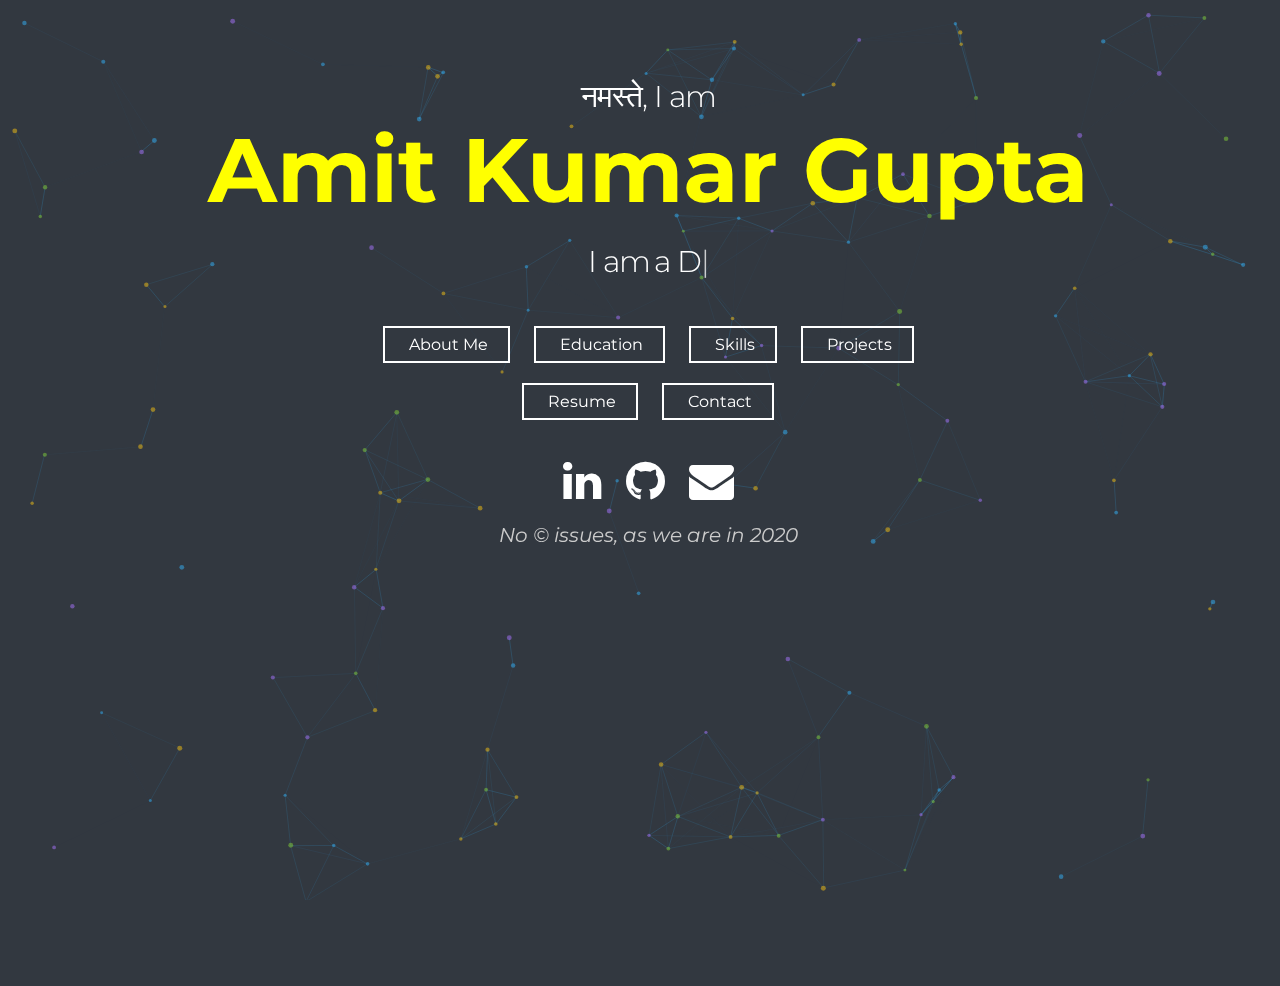
<file: index.html>
<!--
██╗  ██╗███████╗██╗     ██╗      ██████╗     ██╗    ██╗ ██████╗ ██████╗ ██╗     ██████╗ 
██║  ██║██╔════╝██║     ██║     ██╔═══██╗    ██║    ██║██╔═══██╗██╔══██╗██║     ██╔══██╗
███████║█████╗  ██║     ██║     ██║   ██║    ██║ █╗ ██║██║   ██║██████╔╝██║     ██║  ██║
██╔══██║██╔══╝  ██║     ██║     ██║   ██║    ██║███╗██║██║   ██║██╔══██╗██║     ██║  ██║
██║  ██║███████╗███████╗███████╗╚██████╔╝    ╚███╔███╔╝╚██████╔╝██║  ██║███████╗██████╔╝
╚═╝  ╚═╝╚══════╝╚══════╝╚══════╝ ╚═════╝      ╚══╝╚══╝  ╚═════╝ ╚═╝  ╚═╝╚══════╝╚═════╝ 
Greetings from Amit Kumar Gupta!

if (employer) {
  yes, I'm always looking for great opportunities;
}
else if (want to build your website like this) {
  ping me ! lets discuss how can I help you;
}
else if (female && single) {
  if you're on this page and still single. Ping me, I just turned 20 on 27-1-2020 :p
}
else if (geek) {
  hi, I love to be friends with like minded people. 
  Message me, maybe we could help each other.
}
else {
  goto: amitsv26.github.io
}
________________________________________________________________________________________

When I wrote this code, only God and I understood what I was doing
Now, God only knows

If you don't like anything on this website, bite me at amitsv26.github.io/contact !
________________________________________________________________________________________

No copyright issues.
Feel free to copy anything and everything from this website. 
If you need any help, ping me !
________________________________________________________________________________________

Cheers,
Amit Kumar Gupta
mailto: amitsv26@gmail.com
________________________________________________________________________________________

I sincerely admit ! Not everything thing you saw on the website was developed by me from 
scratch, most of it is my original creation otherwise some of the elements are inspired 
or reproduced from the open source public code. 

Regards,
Amit Kumar Gupta

SSSssshhhhh!! The code starts below , feel free to copy if you want -->
<html itemscope itemtype="https://schema.org/Person" >
<head>
	<!-- Global site tag (gtag.js) - Google Analytics -->
<script async src="https://www.googletagmanager.com/gtag/js?id=UA-164660703-2"></script>
<script>
  window.dataLayer = window.dataLayer || [];
  function gtag(){dataLayer.push(arguments);}
  gtag('js', new Date());

  gtag('config', 'UA-164660703-2');
</script>

<!DOCTYPE html>
<html >
<head>
  <meta charset="UTF-8">
  <meta http-equiv="X-UA-Compatible" content="IE=edge">
  <meta name="generator" content="Amit Kumar Gupta, amitsv26.github.io">
  <meta name="viewport" content="width=device-width, initial-scale=1, minimum-scale=1">
 
  <meta name="description" content="Amit`s Tiny World on Web">
  <link rel="stylesheet" href="assets/web/assets/mobirise-icons/mobirise-icons.css">
  <style type "text/css">
<!--
/* @group Blink */
.blink {
	-webkit-animation: blink .75s linear infinite;
	-moz-animation: blink .75s linear infinite;
	-ms-animation: blink .75s linear infinite;
	-o-animation: blink .75s linear infinite;
	 animation: blink .75s linear infinite;
}
@-webkit-keyframes blink {
	0% { opacity: 1; }
	50% { opacity: 1; }
	50.01% { opacity: 0; }
	100% { opacity: 0; }
}
@-moz-keyframes blink {
	0% { opacity: 1; }
	50% { opacity: 1; }
	50.01% { opacity: 0; }
	100% { opacity: 0; }
}
@-ms-keyframes blink {
	0% { opacity: 1; }
	50% { opacity: 1; }
	50.01% { opacity: 0; }
	100% { opacity: 0; }
}
@-o-keyframes blink {
	0% { opacity: 1; }
	50% { opacity: 1; }
	50.01% { opacity: 0; }
	100% { opacity: 0; }
}
@keyframes blink {
	0% { opacity: 1; }
	50% { opacity: 1; }
	50.01% { opacity: 0; }
	100% { opacity: 0; }
}
-->
/* @end */


</style>
  </head>
<body>
  <section class="menu cid-qTkzRZLJNu" once="menu" id="menu1-0">
                <span></span>
                <span></span>
                <span></span>
                <span></span>
            </div>
        </button>
        <title>Amit Kumar Gupta</title>
        <META http-equiv="Content-Type" content="text/html; charset=UTF-8">
            <meta name="application-name" content="Amit Kumar Gupta"/>
            <meta name="language" content="english" />
            <meta name="msapplication-TileColor" content="#0072c6"/>
            <meta name="msapplication-square70x70logo" content="tiny.png"/>
            <meta name="msapplication-square150x150logo" content="square.png"/>
            <meta name="msapplication-wide310x150logo" content="wide.jpg"/>
            <meta name="msapplication-square310x310logo" content="large.png"/>
            <meta name="msapplication-notification" content="frequency=30;polling-uri=https://notifications.buildmypinnedsite.com/?feed=https://e-pctips.blogspot.com/feeds/posts/default?alt=rss&amp;id=1;polling-uri2=https://notifications.buildmypinnedsite.com/?feed=https://e-pctips.blogspot.com/feeds/posts/default?alt=rss&amp;id=2;polling-uri3=https://notifications.buildmypinnedsite.com/?feed=https://e-pctips.blogspot.com/feeds/posts/default?alt=rss&amp;id=3;polling-uri4=https://notifications.buildmypinnedsite.com/?feed=https://e-pctips.blogspot.com/feeds/posts/default?alt=rss&amp;id=4;polling-uri5=https://notifications.buildmypinnedsite.com/?feed=https://e-pctips.blogspot.com/feeds/posts/default?alt=rss&amp;id=5; cycle=1"/>
    </head>
<link href="https://fonts.googleapis.com/css?family=Hind+Madurai|Montserrat:300,700" rel="stylesheet">
<meta name="viewport" content="width=device-width, initial-scale=1.0, maximum-scale=1.0">
<link href="font-awesome/4-7-0/css/font-awesome.min.css" rel="stylesheet" >
<script src="jquery-3.0.0.min.js"></script> 
<script src="jquery-typeit/4-4-0/typeit.min.js"></script>
<body>
<div class="loader"></div>
  <div id="particles-js"></div> 
  <div class="container">
    <h2>नमस्ते, I am</h2>
    <h1>Amit Kumar Gupta</h1>
    <div class="h"><br>
    <h2>I am </h2> 
  <h2 class="heading"></h2>
      </div>
<br><br>
  <div class="contact">
	  <h2><a href="about.html"><button>&nbsp;About Me</button></a></h2>
   <a href="education.html"><button>&nbsp;Education</button></a>
   <a href="skills.html"><button>&nbsp;Skills</button></a>
   
   <a href="projects.html"><button>&nbsp;Projects</button></a><br>
   
   <a href="amit_resume.pdf"><button>&nbsp;Resume</button></a>

   <a href="contact.html"><button>&nbsp;Contact</button></a>
	  	 
  </div><br>
  <div class="social">
    <a href="https://www.linkedin.com/in/amitsv26/"><i class="fa fa-linkedin" aria-hidden="true"></i></a>	  
    <a href="https://github.com/amitsv26"><i class="fa fa-github" aria-hidden="true"></i></a>
    <a href="mailto:amitsv26@gmail.com"><i class="fa fa-envelope" aria-hidden="true"></i></a>
  </div>
    </div>
  <div class="footer">
<i>No © issues, as we are in 2020</i>
<br><br>
  <div>
<!-- particles.js container --> 
    
<script src="particles-js/2-0-0/particles.min.js"></script> <!-- stats.js lib --> <script src="examples/js/libs/stats.min.js"></script>
<script type="text/javascript">
$('h2.heading').typeIt({
     strings: ['a DSU student', 'an AI, ML Innovator','an Engineer','a Python Geek','an Agile Learner'],
     speed: 250,
    breakLines: false,
     autoStart: true,
    loop:true
});
particlesJS("particles-js", {
  "particles": {
    "number": {
      "value": 88,
      "density": {
        "enable": true,
        "value_area": 700
      }
    },
    "color": {
      "value": ["#aa73ff", "#f8c210", "#83d238", "#33b1f8"]
    },
    "shape": {
      "type": "circle",
      "stroke": {
        "width": 0,
        "color": "#000000"
      },
      "polygon": {
        "nb_sides": 15
      }
    },
    "opacity": {
      "value": 0.5,
      "random": false,
      "anim": {
        "enable": false,
        "speed": 1.5,
        "opacity_min": 0.15,
        "sync": false
      }
    },
    "size": {
      "value": 2.5,
      "random": false,
      "anim": {
        "enable": true,
        "speed": 2,
        "size_min": 0.15,
        "sync": false
      }
    },
    "line_linked": {
      "enable": true,
      "distance": 110,
      "color": "#33b1f8",
      "opacity": 0.25,
      "width": 1
    },
    "move": {
      "enable": true,
      "speed": 1.6,
      "direction": "none",
      "random": false,
      "straight": false,
      "out_mode": "out",
      "bounce": false,
      "attract": {
        "enable": false,
        "rotateX": 600,
        "rotateY": 1200
      }
    }
  },
  "interactivity": {
    "detect_on": "canvas",
    "events": {
      "onhover": {
        "enable": false,
        "mode": "repulse"
      },
      "onclick": {
        "enable": false,
        "mode": "push"
      },
      "resize": true
    },
    "modes": {
      "grab": {
        "distance": 400,
        "line_linked": {
          "opacity": 1
        }
      },
      "bubble": {
        "distance": 400,
        "size": 40,
        "duration": 2,
        "opacity": 8,
        "speed": 3
      },
      "repulse": {
        "distance": 200,
        "duration": 0.4
      },
      "push": {
        "particles_nb": 4
      },
      "remove": {
        "particles_nb": 2
      }
    }
  },
  "retina_detect": true
});
</script>

<script type='text/javascript'>
  window.smartlook||(function(d) {
    var o=smartlook=function(){ o.api.push(arguments)},h=d.getElementsByTagName('head')[0];
    var c=d.createElement('script');o.api=new Array();c.async=true;c.type='text/javascript';
    c.charset='utf-8';c.src='recorder.js';h.appendChild(c);
    })(document);
    smartlook('init', '866bcc9ac8cfec95539ba37bee53571acaabbf53');
</script>	  
<style>
body{
  background-color: #323840;
text-align:center;
  height:100%;
  width:100%;
  padding-top:70px;
}
h1{
  margin:0px;
  font-family:montserrat;
  color:#FFFF00;
  font-size:90px;
}
span.hi{
  color:#fff;
  font-family:hind madurai;
  letter-spacing:1px;
font-size:30px;
}
h2{
  margin:0px;
  color:#fff;
  font-weight:300;
  font-family:montserrat;
  font-size:30px;
  display:inline-block;
  letter-spacing:-1px;
}
p{
  font-family:Hind Madurai;
  color:#fff;
}
div.social i{
  color:#fff;
  font-size:45px;
  padding:10px;
  transition: background 0.3s;
}
div.social i:hover{
  background:#fff;
  color:#323840;
  border-radius:5px;
}
div.contact button{
  border:2px solid #fff;
  padding:7px 20px;;
  margin:10px;
  background:transparent;
  color:#fff; 
  outline:0px;
  font-family:montserrat;
  font-size:16px;
  cursor:pointer;
  transition: background 0.3s;
}
div.contact button:hover{
  background:#fff;
  color:#323840;
}
	
div.contact buttont{
  border:2px solid #fff;
  padding:7px 20px;;
  margin:10px;
  background:#000000;
  color:#fff; 
  outline:0px;
  font-family:montserrat;
  font-size:16px;
  cursor:pointer;
  transition: background 0.3s;
}
div.contact buttont:hover{
  background:#fff;
  color:#323840;
}-->	
div.footer{
   margin-top:10px;
}
div.footer a{
  color:#fff;
}
div.footer i{
  color:#ccc;
  font-size:20px;
  font-family:Montserrat;
}
div#particles-js{
  z-index:-1;
  position:absolute;
  top:0px;
  left:0px;
  width:100%;
  height:100%;
}
</style>
</file>
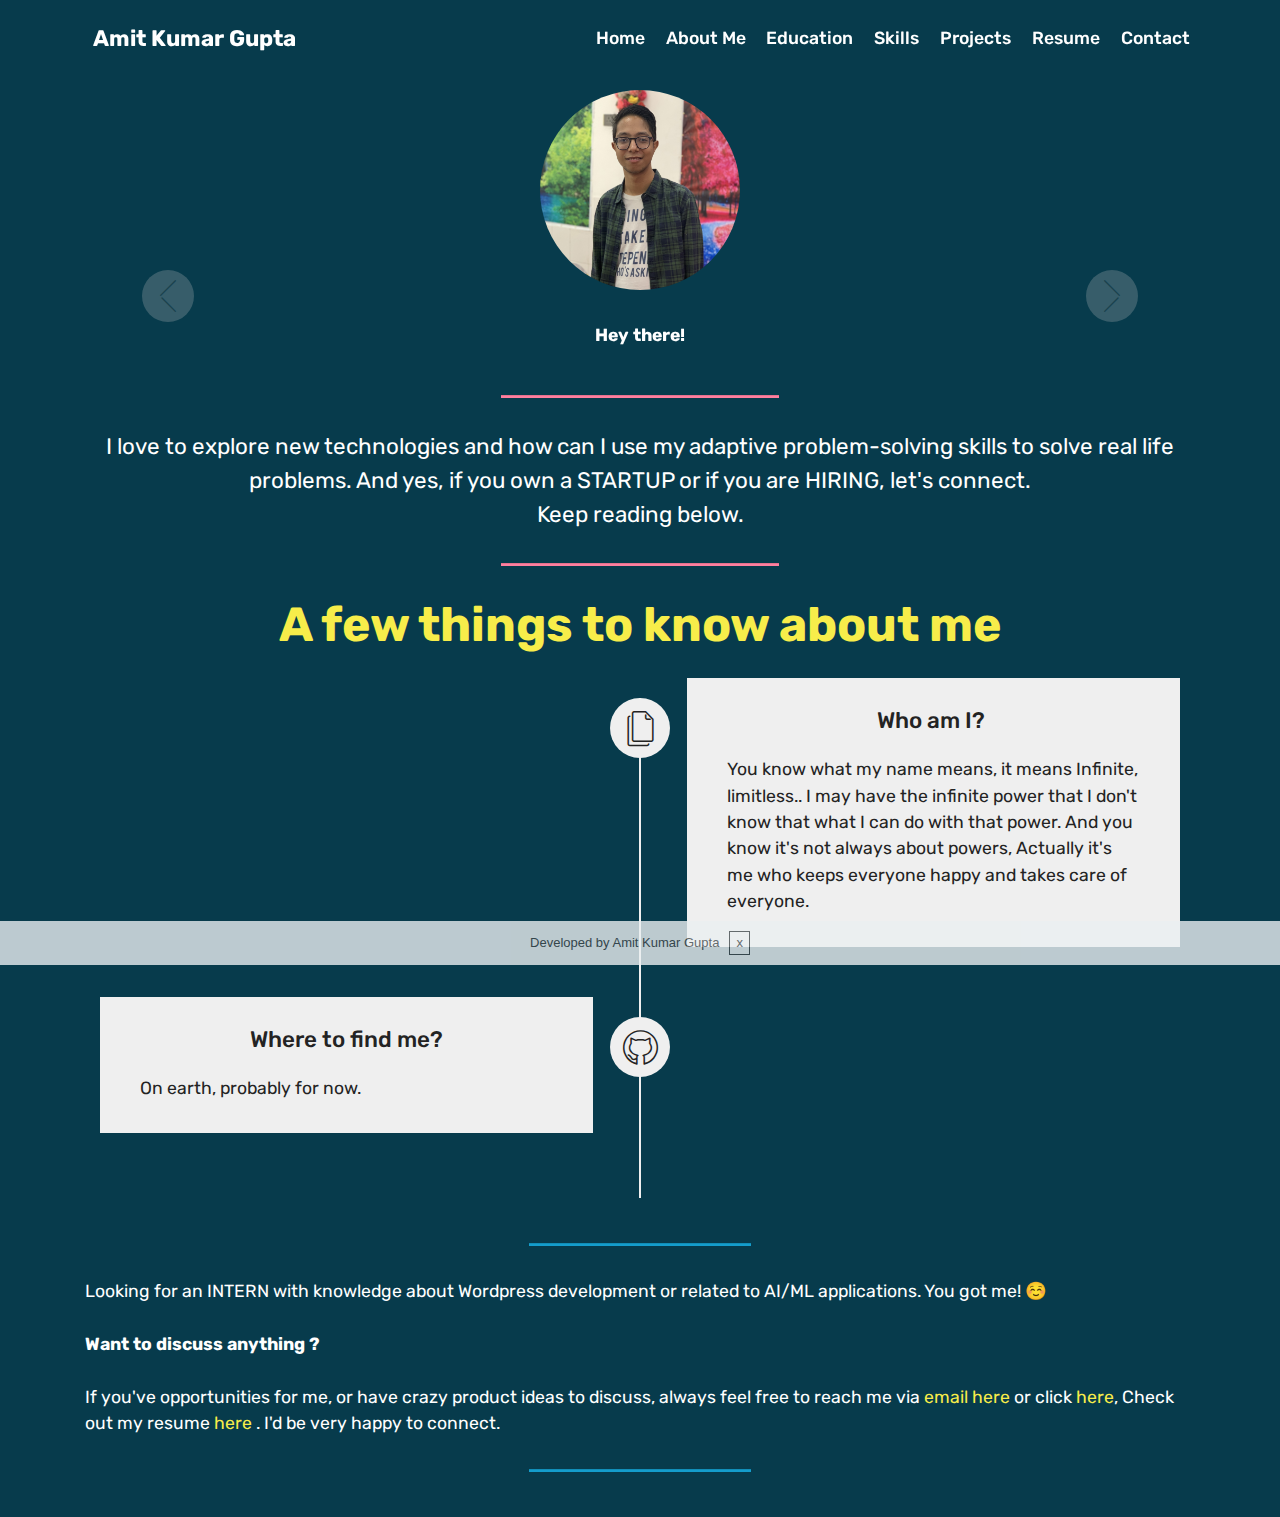
<file: about.html>
<!--
██╗  ██╗███████╗██╗     ██╗      ██████╗     ██╗    ██╗ ██████╗ ██████╗ ██╗     ██████╗ 
██║  ██║██╔════╝██║     ██║     ██╔═══██╗    ██║    ██║██╔═══██╗██╔══██╗██║     ██╔══██╗
███████║█████╗  ██║     ██║     ██║   ██║    ██║ █╗ ██║██║   ██║██████╔╝██║     ██║  ██║
██╔══██║██╔══╝  ██║     ██║     ██║   ██║    ██║███╗██║██║   ██║██╔══██╗██║     ██║  ██║
██║  ██║███████╗███████╗███████╗╚██████╔╝    ╚███╔███╔╝╚██████╔╝██║  ██║███████╗██████╔╝
╚═╝  ╚═╝╚══════╝╚══════╝╚══════╝ ╚═════╝      ╚══╝╚══╝  ╚═════╝ ╚═╝  ╚═╝╚══════╝╚═════╝ 
Greetings from Amit Kumar Gupta!

if (employer) {
  yes, I'm always looking for great opportunities;
}
else if (want to build your website like this) {
  ping me ! lets discuss how can I help you;
}
else if (female && single) {
  if you're on this page and still single. Ping me, I just turned 20 on 27-1-2020 :p
}
else if (geek) {
  hi, I love to be friends with like minded people. 
  Message me, maybe we could help each other.
}
else {
  goto: amitsv26.github.io
}
________________________________________________________________________________________

When I wrote this code, only God and I understood what I was doing
Now, God only knows

If you don't like anything on this website, bite me at amitsv26.github.io/contact !
________________________________________________________________________________________

No copyright issues.
Feel free to copy anything and everything from this website. 
If you need any help, ping me !
________________________________________________________________________________________

Cheers,
Amit Kumar Gupta
mailto: amitsv26@gmail.com
________________________________________________________________________________________

I sincerely admit ! Not everything thing you saw on the website was developed by me from 
scratch, most of it is my original creation otherwise some of the elements are inspired 
or reproduced from the open source public code. 

Regards,
Amit Kumar Gupta

SSSssshhhhh!! The code starts below , feel free to copy if you want -->
<!DOCTYPE html>
<html >
<head>
  <meta charset="UTF-8">
  <meta http-equiv="X-UA-Compatible" content="IE=edge">
  <meta name="generator" content="Amit Kumar Gupta, amitsv26.github.io">
  <meta name="viewport" content="width=device-width, initial-scale=1, minimum-scale=1">
 
  <meta name="description" content="A quick intro about Amit Kumar Gupta !!">
  <title>About Me | Amit Kumar Gupta</title>
  <link rel="stylesheet" href="assets/web/assets/mobirise-icons/mobirise-icons.css">
  <link rel="stylesheet" href="assets/tether/tether.min.css">
  <link rel="stylesheet" href="assets/bootstrap/css/bootstrap.min.css">
  <link rel="stylesheet" href="assets/bootstrap/css/bootstrap-grid.min.css">
  <link rel="stylesheet" href="assets/bootstrap/css/bootstrap-reboot.min.css">
  <link rel="stylesheet" href="assets/dropdown/css/style.css">
  <link rel="stylesheet" href="assets/gdpr-plugin/gdpr-styles.css">
  <link rel="stylesheet" href="assets/theme/css/style.css">
  <link rel="stylesheet" href="assets/mobirise/css/mbr-additional.css" type="text/css">
</head>
<body>
  <section class="menu cid-rWwSoWitgR" once="menu" id="menu1-18">
    <nav class="navbar navbar-expand beta-menu navbar-dropdown align-items-center navbar-fixed-top navbar-toggleable-sm bg-color transparent">
        <button class="navbar-toggler navbar-toggler-right" type="button" data-toggle="collapse" data-target="#navbarSupportedContent" aria-controls="navbarSupportedContent" aria-expanded="false" aria-label="Toggle navigation">
            <div class="hamburger">
                <span></span>
                <span></span>
                <span></span>
                <span></span>
            </div>
        </button>
        <div class="menu-logo">
            <div class="navbar-brand">
                <span class="navbar-logo">
                    <a href="index.html">
                        <!-- <img src="assets/images/artoolkit-logo-122x122.jpg" alt="Mobirise" title="" style="height: 3.8rem;">-->
                    </a>
                </span>
                <span class="navbar-caption-wrap"><a class="navbar-caption text-white display-5" href="index.html">
                        Amit Kumar Gupta</a></span>
            </div>
        </div>
        <div class="collapse navbar-collapse" id="navbarSupportedContent">
            <ul class="navbar-nav nav-dropdown nav-right" data-app-modern-menu="true"><li class="nav-item">
                    <a class="nav-link link text-white display-7" href="index.html">Home</a>
                </li>
                <li class="nav-item">
                    <a class="nav-link link text-white display-7" href="about.html">
                        About Me</a>
               </li><li class="nav-item"><a class="nav-link link text-white display-7" href="education.html">Education</a></li><li class="nav-item"><a class="nav-link link text-white display-7" href="skills.html">Skills</a></li><li class="nav-item"><a class="nav-link link text-white display-7" href="projects.html">Projects</a></li><li class="nav-item"><a class="nav-link link text-white display-7" href="https://amitsv26.github.io/amit_resume.pdf">Resume</a></li><li class="nav-item"><a class="nav-link link text-white display-7" href="contact.html">Contact</a></li></ul>
        </div>
    </nav>
</section>
<section class="engine"><a href="https://mobirise.info/f">easy website maker</a></section><section class="carousel slide testimonials-slider cid-rkFEZS7qzp" data-interval="false" id="testimonials-slider1-7">
    <div class="container text-center">
        <div class="carousel slide" role="listbox" data-pause="true" data-keyboard="false" data-ride="carousel" data-interval="6000">
            <div class="carousel-inner">
            <div class="carousel-item">
                    <div class="user col-md-8">
                        <div class="user_image">
                            <img src="assets/images/IMG_1858.JPG" alt="" title="">
                        </div>
                        <div class="user_text pb-3">
                            <p class="mbr-fonts-style display-7"><strong>Hey there!</strong></p>
                        </div>
                    </div>
                </div><div class="carousel-item">
                    <div class="user col-md-8">
                        <div class="user_image">
                            <img src="assets/images/SAVE_20200915_093035.jpg" alt="" title="">
                        </div>
                        <div class="user_text pb-3">
                            <p class="mbr-fonts-style display-7"><strong>Hey there!</strong></p>
                        </div>
                    </div>
                </div></div>
            <div class="carousel-controls">
                <a class="carousel-control-prev" role="button" data-slide="prev">
                  <span aria-hidden="true" class="mbri-arrow-prev mbr-iconfont"></span>
                  <span class="sr-only">Previous</span>
                </a>
                <a class="carousel-control-next" role="button" data-slide="next">
                  <span aria-hidden="true" class="mbri-arrow-next mbr-iconfont"></span>
                  <span class="sr-only">Next</span>
                </a>
            </div>
        </div>
    </div>
</section>
<section class="mbr-section article content10 cid-rkFGhtg4SM" id="content10-8">
    <div class="container">
        <div class="inner-container" style="width: 100%;">
            <hr class="line" style="width: 25%;">
            <div class="section-text align-center mbr-white mbr-fonts-style display-5">
<div></div><div>I love to explore new technologies and how can I use my adaptive problem-solving skills to solve real life problems.
    And yes, if you own a STARTUP or if you are HIRING, let's connect.<br> Keep reading below.</br>  </div></div>
            <hr class="line" style="width: 25%;">
        </div>
    </div>
</section>
<section class="timeline2 cid-rkFGJKHePD" id="timeline2-9">
    <div class="container align-center">
        <h2 class="mbr-section-title pb-3 mbr-fonts-style display-2"><strong>A few things to know about me</strong></h2>
        <div class="container timelines-container" mbri-timelines="">
            <div class="row timeline-element reverse separline">      
                <span class="iconsBackground">
                    <span class="mbri-pages mbr-iconfont"></span>
                </span>          
                <div class="col-xs-12 col-md-6 align-left">
                    <div class="timeline-text-content">
                        <h4 class="mbr-timeline-title pb-3 mbr-fonts-style display-5">Who am I?&nbsp;</h4>
                        <p class="mbr-timeline-text mbr-fonts-style display-7">You know what my name means, it means Infinite, limitless.. I may have the infinite power that I don't know that what I can do with that power. And you know it's not always about powers, Actually it's me who keeps everyone happy and takes care of everyone.&nbsp;</br></p></p>
                     </div>
                </div>
            </div>
            <div class="row timeline-element  separline">
                <span class="iconsBackground">
                    <span class="mbr-iconfont mbri-github"></span>
                </span>
                <div class="col-xs-12 col-md-6 align-left ">
                    <div class="timeline-text-content">
                        <h4 class="mbr-timeline-title pb-3 mbr-fonts-style display-5">Where to find me?</h4>
                        <p class="mbr-timeline-text mbr-fonts-style display-7">On earth, probably for now.</p>
                    </div>
                </div>
            </div> 
            
        </div>
    </div>
</section>
<section class="mbr-section article content9 cid-rkFNBBw1kP" id="content9-a">
    <div class="container">
        <div class="inner-container" style="width: 100%;">
            <hr class="line" style="width: 20%;">
            <div class="section-text align-center mbr-fonts-style display-7">Looking for an INTERN with knowledge about Wordpress development or related to AI/ML applications. You got me! ☺️
<br><br>
<div>
</div><div><strong>Want to discuss anything ?</strong></div><br><div><strong>
</strong></div><div>
</div><div>If you've opportunities for me, or have crazy product ideas to discuss, always feel free to reach me via <a href="mailto:amitsv26@gmail.com" class="text-success">email here</a>&nbsp;or click <a href="contact.html" class="text-success">here</a>, Check out my resume <a href="https://amitsv26,github.io/amit_resume.pdf" class="text-success">here</a> .  I'd be very happy to connect.&nbsp;</div></div>
            <hr class="line" style="width: 20%;">
        </div>
        </div>
</section>
  <script src="assets/web/assets/jquery/jquery.min.js"></script>
  <script src="assets/popper/popper.min.js"></script>
  <script src="assets/tether/tether.min.js"></script>
  <script src="assets/bootstrap/js/bootstrap.min.js"></script>
  <script src="assets/smoothscroll/smooth-scroll.js"></script>
  <script src="assets/cookies-alert-plugin/cookies-alert-core.js"></script>
  <script src="assets/cookies-alert-plugin/cookies-alert-script.js"></script>
  <script src="assets/mbr-testimonials-slider/mbr-testimonials-slider.js"></script>
  <script src="assets/dropdown/js/script.min.js"></script>
  <script src="assets/touchswipe/jquery.touch-swipe.min.js"></script>
  <script src="assets/bootstrapcarouselswipe/bootstrap-carousel-swipe.js"></script>
  <script src="assets/theme/js/script.js"></script>
<input name="cookieData" type="hidden" data-cookie-text="Developed by Amit Kumar Gupta">
  </body>
</html>
</file>
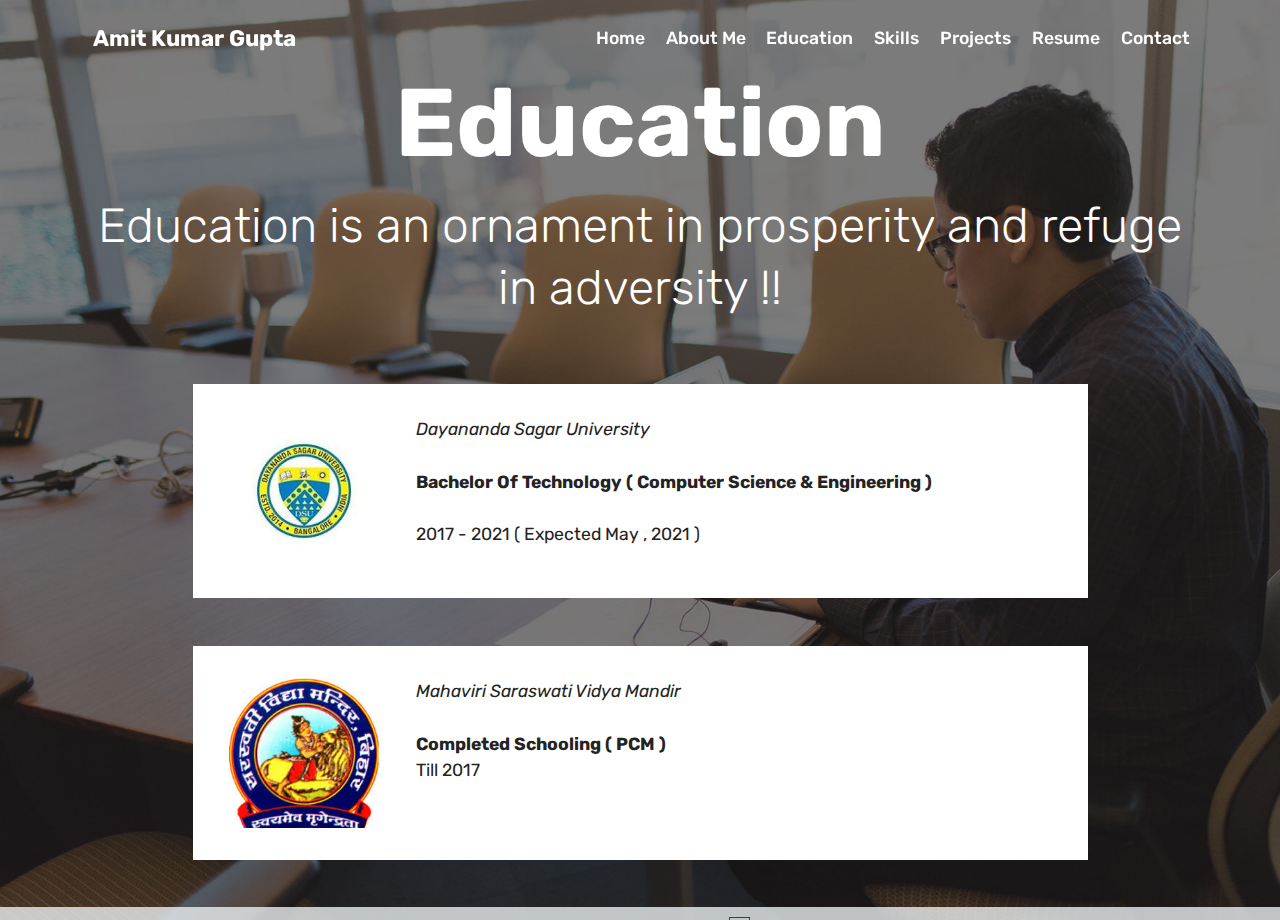
<file: education.html>
<!--
██╗  ██╗███████╗██╗     ██╗      ██████╗     ██╗    ██╗ ██████╗ ██████╗ ██╗     ██████╗ 
██║  ██║██╔════╝██║     ██║     ██╔═══██╗    ██║    ██║██╔═══██╗██╔══██╗██║     ██╔══██╗
███████║█████╗  ██║     ██║     ██║   ██║    ██║ █╗ ██║██║   ██║██████╔╝██║     ██║  ██║
██╔══██║██╔══╝  ██║     ██║     ██║   ██║    ██║███╗██║██║   ██║██╔══██╗██║     ██║  ██║
██║  ██║███████╗███████╗███████╗╚██████╔╝    ╚███╔███╔╝╚██████╔╝██║  ██║███████╗██████╔╝
╚═╝  ╚═╝╚══════╝╚══════╝╚══════╝ ╚═════╝      ╚══╝╚══╝  ╚═════╝ ╚═╝  ╚═╝╚══════╝╚═════╝ 
Greetings from Amit Kumar Gupta!

if (employer) {
  yes, I'm always looking for great opportunities;
}
else if (want to build your website like this) {
  ping me ! lets discuss how can I help you;
}
else if (female && single) {
  if you're on this page and still single. Ping me, I just turned 20 on 27-1-2020 :p
}
else if (geek) {
  hi, I love to be friends with like minded people. 
  Message me, maybe we could help each other.
}
else {
  goto: amitsv26.github.io
}
________________________________________________________________________________________

When I wrote this code, only God and I understood what I was doing
Now, God only knows

If you don't like anything on this website, bite me at amitsv26.github.io/contact !
________________________________________________________________________________________

No copyright issues.
Feel free to copy anything and everything from this website. 
If you need any help, ping me !
________________________________________________________________________________________

Cheers,
Amit Kumar Gupta
mailto: amitsv26@gmail.com
________________________________________________________________________________________

I sincerely admit ! Not everything thing you saw on the website was developed by me from 
scratch, most of it is my original creation otherwise some of the elements are inspired 
or reproduced from the open source public code. 

Regards,
Amit Kumar Gupta

SSSssshhhhh!! The code starts below , feel free to copy if you want -->
<!DOCTYPE html>
<html  >
<head>
  <!-- Site made with Mobirise Website Builder v4.12.3, https://mobirise.com -->
  <meta charset="UTF-8">
  <meta http-equiv="X-UA-Compatible" content="IE=edge">
  <meta name="generator" content="Mobirise v4.12.3, mobirise.com">
  <meta name="viewport" content="width=device-width, initial-scale=1, minimum-scale=1">
  
  <title>Education | Amit Kumar Gupta</title>
  <link rel="stylesheet" href="assets/web/assets/mobirise-icons/mobirise-icons.css">
  <link rel="stylesheet" href="assets/bootstrap/css/bootstrap.min.css">
  <link rel="stylesheet" href="assets/bootstrap/css/bootstrap-grid.min.css">
  <link rel="stylesheet" href="assets/bootstrap/css/bootstrap-reboot.min.css">
  <link rel="stylesheet" href="assets/web/assets/gdpr-plugin/gdpr-styles.css">
  <link rel="stylesheet" href="assets/tether/tether.min.css">
  <link rel="stylesheet" href="assets/dropdown/css/style.css">
  <link rel="stylesheet" href="assets/theme/css/style.css">
  <link rel="preload" as="style" href="assets/mobirise/css/mbr-additional.css"><link rel="stylesheet" href="assets/mobirise/css/mbr-additional.css" type="text/css">
</head>
<body>
  <section class="menu cid-rWwSoWitgR" once="menu" id="menu1-18">
    <nav class="navbar navbar-expand beta-menu navbar-dropdown align-items-center navbar-fixed-top navbar-toggleable-sm bg-color transparent">
        <button class="navbar-toggler navbar-toggler-right" type="button" data-toggle="collapse" data-target="#navbarSupportedContent" aria-controls="navbarSupportedContent" aria-expanded="false" aria-label="Toggle navigation">
            <div class="hamburger">
                <span></span>
                <span></span>
                <span></span>
                <span></span>
            </div>
        </button>
        <div class="menu-logo">
            <div class="navbar-brand">
                <span class="navbar-logo">
                    <a href="index.html">
                    </a>
                </span>
                <span class="navbar-caption-wrap"><a class="navbar-caption text-white display-5" href="index.html">
                        Amit Kumar Gupta</a></span>
            </div>
        </div>
        <div class="collapse navbar-collapse" id="navbarSupportedContent">
            <ul class="navbar-nav nav-dropdown nav-right" data-app-modern-menu="true"><li class="nav-item">
                    <a class="nav-link link text-white display-7" href="index.html">Home</a>
                </li>
                <li class="nav-item">
                    <a class="nav-link link text-white display-7" href="about.html">
                        About Me</a>
                      </li><li class="nav-item"><a class="nav-link link text-white display-7" href="education.html">Education</a></li><li class="nav-item"><a class="nav-link link text-white display-7" href="skills.html">Skills</a></li><li class="nav-item"><a class="nav-link link text-white display-7" href="projects.html">Projects</a></li><li class="nav-item"><a class="nav-link link text-white display-7" href="https://amitsv26.github.io/amit_resume.pdf">Resume</a></li><li class="nav-item"><a class="nav-link link text-white display-7" href="contact.html">Contact</a></li></ul>
        </div>
    </nav>
</section>
<section class="engine"><a href="https://mobirise.info/w">free html5 templates</a></section><section class="testimonials4 cid-rkFUEDsT2H" id="testimonials4-h">
  <div class="mbr-overlay" style="opacity: 0.6; background-color: rgb(35, 35, 35);">
  </div>
  <div class="container">
    <h2 class="pb-3 mbr-fonts-style mbr-white align-center display-1"><strong>Education</strong></h2>
    <h3 class="mbr-section-subtitle mbr-light pb-3 mbr-fonts-style mbr-white align-center display-2">Education is an ornament in prosperity and refuge in adversity !!</h3>
    <div class="col-md-10 testimonials-container"> 
    <div class="testimonials-item">
        <div class="user row">
          <div class="col-lg-3 col-md-4">
            <div class="user_image">
              <img src="assets/images/logo.jpeg" alt="" title="">
            </div>
          </div>
          <div class="testimonials-caption col-lg-9 col-md-8">
            <div class="user_text ">
              <p class="mbr-fonts-style  display-7"><em>Dayananda Sagar University</em><br><em><br></em><strong>Bachelor Of Technology ( Computer Science &amp; Engineering )</strong><br><br>2017 - 2021 ( Expected May , 2021 )<em><br></em></p>
            </div>
          </div>
        </div>
      </div><div class="testimonials-item">
        <div class="user row">
          <div class="col-lg-3 col-md-4">
            <div class="user_image">
              <img src="assets/images/logo2.jpeg" alt="" title="">
            </div>
          </div>
          <div class="testimonials-caption col-lg-9 col-md-8">
            <div class="user_text">
              <p class="mbr-fonts-style  display-7"><em>Mahaviri Saraswati Vidya Mandir</em><br><br><strong>Completed Schooling ( PCM )
<br></strong>Till 2017<em><br></em></p>
            </div>
          </div>
        </div>
      </div></div>
  </div>
</section>
  <script src="assets/web/assets/jquery/jquery.min.js"></script>
  <script src="assets/popper/popper.min.js"></script>
  <script src="assets/tether/tether.min.js"></script>
  <script src="assets/bootstrap/js/bootstrap.min.js"></script>
  <script src="assets/cookies-alert-plugin/cookies-alert-core.js"></script>
  <script src="assets/cookies-alert-plugin/cookies-alert-script.js"></script>
  <script src="assets/dropdown/js/script.min.js"></script>
  <script src="assets/touchswipe/jquery.touch-swipe.min.js"></script>
  <script src="assets/smoothscroll/smooth-scroll.js"></script>
  <script src="assets/theme/js/script.js"></script>
<input name="cookieData" type="hidden" data-cookie-text="Developed by Amit Kumar Gupta">
  </body>
</html>
</file>
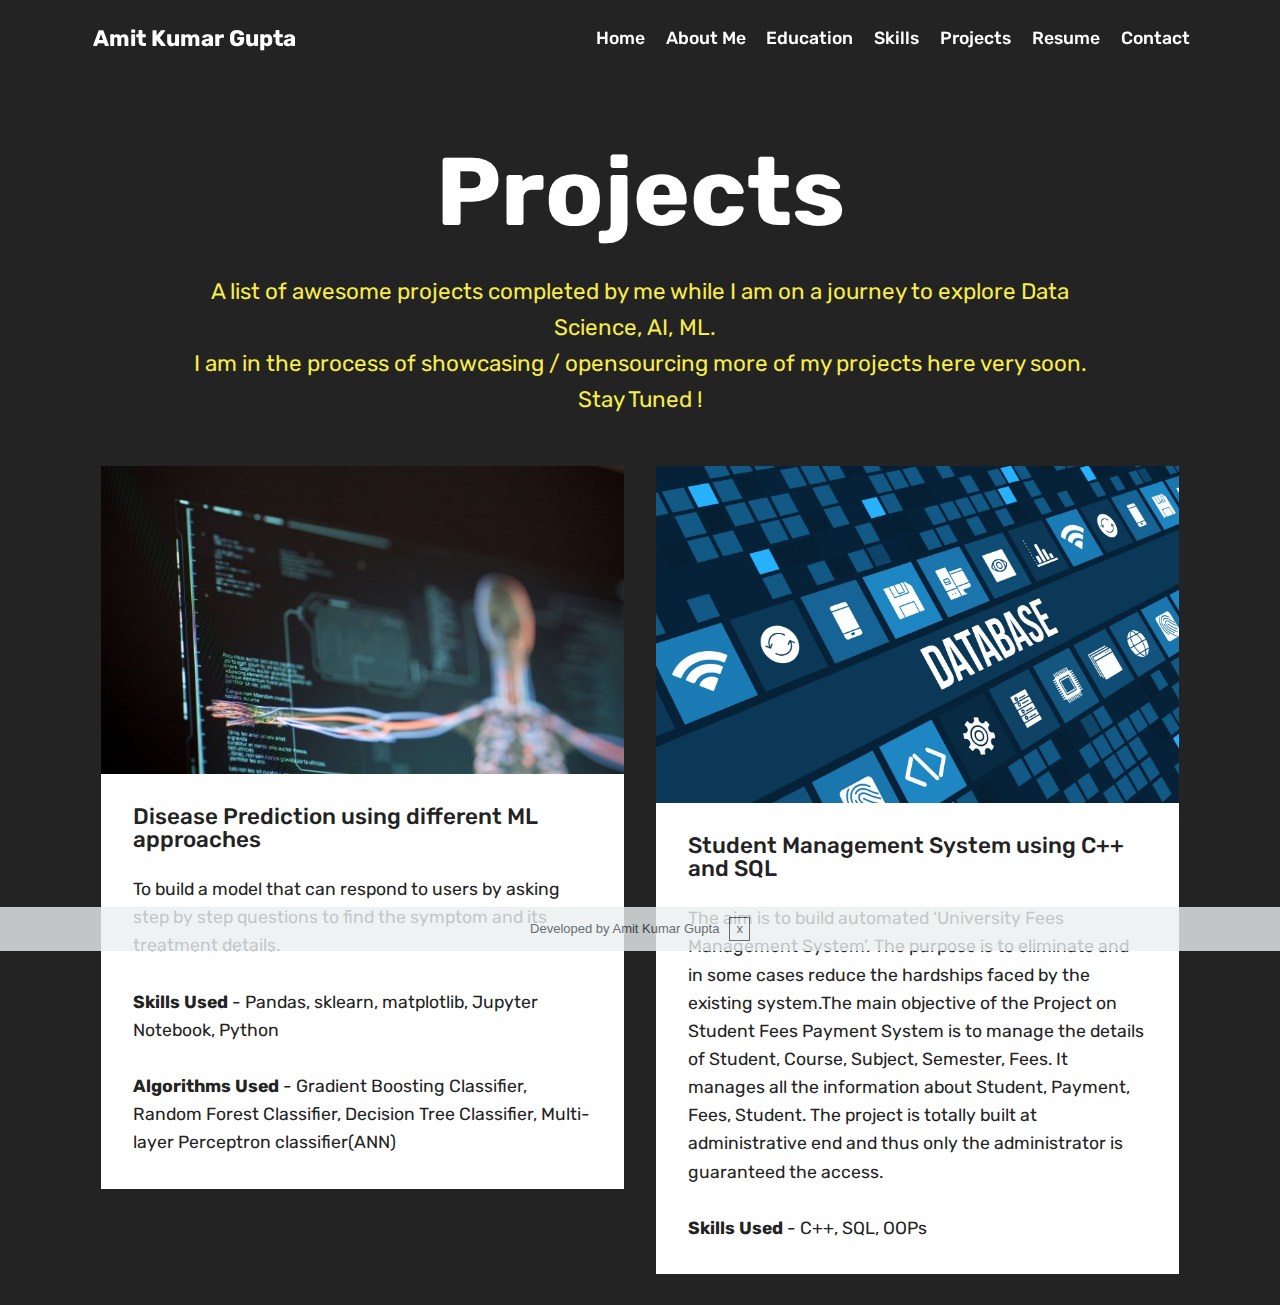
<file: projects.html>
<!--
██╗  ██╗███████╗██╗     ██╗      ██████╗     ██╗    ██╗ ██████╗ ██████╗ ██╗     ██████╗ 
██║  ██║██╔════╝██║     ██║     ██╔═══██╗    ██║    ██║██╔═══██╗██╔══██╗██║     ██╔══██╗
███████║█████╗  ██║     ██║     ██║   ██║    ██║ █╗ ██║██║   ██║██████╔╝██║     ██║  ██║
██╔══██║██╔══╝  ██║     ██║     ██║   ██║    ██║███╗██║██║   ██║██╔══██╗██║     ██║  ██║
██║  ██║███████╗███████╗███████╗╚██████╔╝    ╚███╔███╔╝╚██████╔╝██║  ██║███████╗██████╔╝
╚═╝  ╚═╝╚══════╝╚══════╝╚══════╝ ╚═════╝      ╚══╝╚══╝  ╚═════╝ ╚═╝  ╚═╝╚══════╝╚═════╝ 
Greetings from Amit Kumar Gupta!

if (employer) {
  yes, I'm always looking for great opportunities;
}
else if (want to build your website like this) {
  ping me ! lets discuss how can I help you;
}
else if (female && single) {
  if you're on this page and still single. Ping me, I just turned 20 on 27-1-2020 :p
}
else if (geek) {
  hi, I love to be friends with like minded people. 
  Message me, maybe we could help each other.
}
else {
  goto: amitsv26.github.io
}
________________________________________________________________________________________

When I wrote this code, only God and I understood what I was doing
Now, God only knows

If you don't like anything on this website, bite me at amitsv26.github.io/contact !
________________________________________________________________________________________

No copyright issues.
Feel free to copy anything and everything from this website. 
If you need any help, ping me !
________________________________________________________________________________________

Cheers,
Amit Kumar Gupta
mailto: amitsv26@gmail.com
________________________________________________________________________________________

I sincerely admit ! Not everything thing you saw on the website was developed by me from 
scratch, most of it is my original creation otherwise some of the elements are inspired 
or reproduced from the open source public code. 

Regards,
Amit Kumar Gupta

SSSssshhhhh!! The code starts below , feel free to copy if you want -->
<!DOCTYPE html>
<html  >
<head>
  <!-- Site made with Mobirise Website Builder v4.12.3, https://mobirise.com -->
  <meta charset="UTF-8">
  <meta http-equiv="X-UA-Compatible" content="IE=edge">
  <meta name="generator" content="Mobirise v4.12.3, mobirise.com">
  <meta name="viewport" content="width=device-width, initial-scale=1, minimum-scale=1">
  <meta name="description" content="Projects made by Amit Roy over time">
  <title>Projects | Amit Kumar Gupta</title>
  <link rel="stylesheet" href="assets/web/assets/mobirise-icons/mobirise-icons.css">
  <link rel="stylesheet" href="assets/bootstrap/css/bootstrap.min.css">
  <link rel="stylesheet" href="assets/bootstrap/css/bootstrap-grid.min.css">
  <link rel="stylesheet" href="assets/bootstrap/css/bootstrap-reboot.min.css">
  <link rel="stylesheet" href="assets/web/assets/gdpr-plugin/gdpr-styles.css">
  <link rel="stylesheet" href="assets/dropdown/css/style.css">
  <link rel="stylesheet" href="assets/tether/tether.min.css">
  <link rel="stylesheet" href="assets/theme/css/style.css">
  <link rel="preload" as="style" href="assets/mobirise/css/mbr-additional.css"><link rel="stylesheet" href="assets/mobirise/css/mbr-additional.css" type="text/css">
</head>
<body>
  <section class="menu cid-rWwSoWitgR" once="menu" id="menu1-1g">
    <nav class="navbar navbar-expand beta-menu navbar-dropdown align-items-center navbar-fixed-top navbar-toggleable-sm bg-color transparent">
        <button class="navbar-toggler navbar-toggler-right" type="button" data-toggle="collapse" data-target="#navbarSupportedContent" aria-controls="navbarSupportedContent" aria-expanded="false" aria-label="Toggle navigation">
            <div class="hamburger">
                <span></span>
                <span></span>
                <span></span>
                <span></span>
            </div>
        </button>
        <div class="menu-logo">
            <div class="navbar-brand">
                <span class="navbar-logo">
                    <a href="index.html">
                    </a>
                </span>
                <span class="navbar-caption-wrap"><a class="navbar-caption text-white display-5" href="index.html">
                        Amit Kumar Gupta</a></span>
            </div>
        </div>
        <div class="collapse navbar-collapse" id="navbarSupportedContent">
            <ul class="navbar-nav nav-dropdown nav-right" data-app-modern-menu="true"><li class="nav-item">
                    <a class="nav-link link text-white display-7" href="index.html">Home</a>
                </li>
                <li class="nav-item">
                    <a class="nav-link link text-white display-7" href="about.html">
                        About Me</a>
               </li><li class="nav-item"><a class="nav-link link text-white display-7" href="education.html">Education</a></li><li class="nav-item"><a class="nav-link link text-white display-7" href="skills.html">Skills</a></li><li class="nav-item"><a class="nav-link link text-white display-7" href="projects.html">Projects</a></li><li class="nav-item"><a class="nav-link link text-white display-7" href="https://amitsv26.github.io/amit_resume.pdf">Resume</a></li><li class="nav-item"><a class="nav-link link text-white display-7" href="contact.html">Contact</a></li></ul>
        </div>
    </nav>
</section>
<section class="engine"><a href="https://mobirise.info/o">free portfolio website templates</a></section><section class="header1 cid-rWBdduPYCy" id="header16-1i">
    <div class="container">
        <div class="row justify-content-md-center">
            <div class="col-md-10 align-center">
                <h1 class="mbr-section-title mbr-bold pb-3 mbr-fonts-style display-1">
                    Projects</h1>
                <p class="mbr-text pb-3 mbr-fonts-style display-5">A list of awesome projects completed by me while I am on a journey to explore Data Science, AI, ML. &nbsp;<br>I am in the process of showcasing / opensourcing more of my projects here very soon. Stay Tuned !</p>
            </div>
        </div>
    </div>
</section>
<section class="features3 cid-rWBdDjaui0" id="features3-1j">
    <div class="container">
        <div class="media-container-row">
            <div class="card p-3 col-12 col-md-6">
                <div class="card-wrapper">
                    <div class="card-img">
                        <img src="assets/images/disease.jpg" alt="Mobirise" title="">
                    </div>
                    <div class="card-box">
                        <h4 class="card-title mbr-fonts-style display-5">Disease Prediction using different ML approaches</h4>
                        <p class="mbr-text mbr-fonts-style display-7">
                            To build a model that can respond to users by asking step by step questions to find the symptom and its treatment details.<br><br><strong>Skills Used</strong>&nbsp;-&nbsp;Pandas, sklearn, matplotlib, Jupyter Notebook, Python<br><br><strong>Algorithms Used</strong>&nbsp;-&nbsp;Gradient Boosting Classifier,
                            Random Forest Classifier,
                            Decision Tree Classifier,
                            Multi-layer Perceptron classifier(ANN)
                            <br>
                        </p>
                    </div>
                </div>
            </div>
            <div class="card p-3 col-12 col-md-6">
                <div class="card-wrapper">
                    <div class="card-img">
                        <img src="assets/images/database.jpg" alt="Mobirise" title="">
                    </div>
                    <div class="card-box">
                        <h4 class="card-title mbr-fonts-style display-5">Student Management System using C++ and SQL</h4>
                        <p class="mbr-text mbr-fonts-style display-7">
                            The aim is to build automated ‘University Fees Management System’. The purpose is to eliminate and in some cases reduce the hardships faced by the existing system.The main objective of the Project on Student Fees Payment System is to manage the details of Student, Course, Subject, Semester, Fees. It manages all the information about Student, Payment, Fees, Student. The project is totally built at administrative end and thus only the administrator is guaranteed the access.<br><br><strong>Skills Used</strong> -&nbsp;C++, SQL, OOPs<br></p>
                    </div>            
</div>
            </div>
        </div>
    </div>
</section>



 <script src="assets/web/assets/jquery/jquery.min.js"></script>
  <script src="assets/popper/popper.min.js"></script>
  <script src="assets/tether/tether.min.js"></script>
  <script src="assets/bootstrap/js/bootstrap.min.js"></script>
  <script src="assets/cookies-alert-plugin/cookies-alert-core.js"></script>
  <script src="assets/cookies-alert-plugin/cookies-alert-script.js"></script>
  <script src="assets/dropdown/js/script.min.js"></script>
  <script src="assets/touchswipe/jquery.touch-swipe.min.js"></script>
  <script src="assets/smoothscroll/smooth-scroll.js"></script>
  <script src="assets/theme/js/script.js"></script>
<input name="cookieData" type="hidden" data-cookie-text="Developed by Amit Kumar Gupta">  
  </body>
</html>
</file>
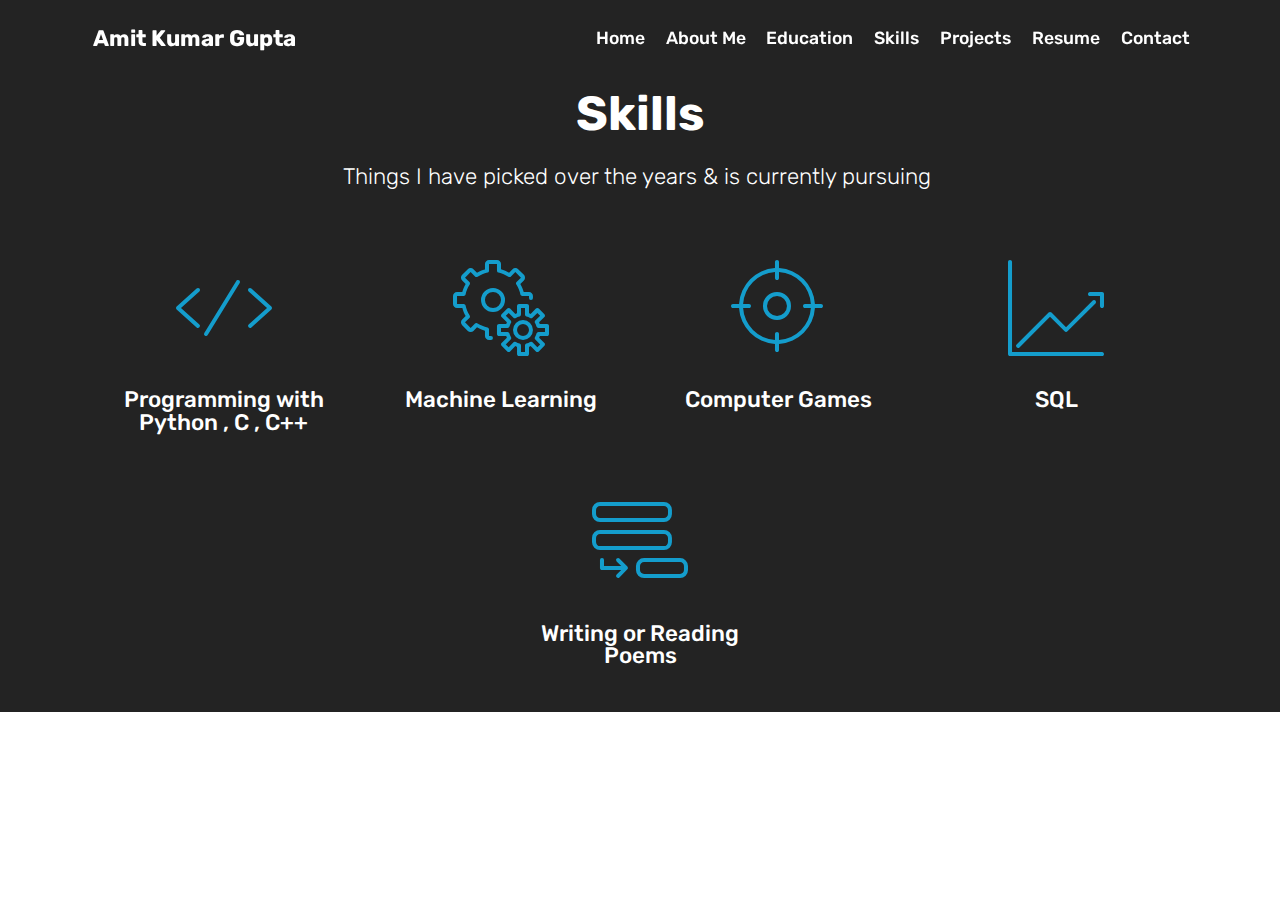
<file: skills.html>
<!--
██╗  ██╗███████╗██╗     ██╗      ██████╗     ██╗    ██╗ ██████╗ ██████╗ ██╗     ██████╗ 
██║  ██║██╔════╝██║     ██║     ██╔═══██╗    ██║    ██║██╔═══██╗██╔══██╗██║     ██╔══██╗
███████║█████╗  ██║     ██║     ██║   ██║    ██║ █╗ ██║██║   ██║██████╔╝██║     ██║  ██║
██╔══██║██╔══╝  ██║     ██║     ██║   ██║    ██║███╗██║██║   ██║██╔══██╗██║     ██║  ██║
██║  ██║███████╗███████╗███████╗╚██████╔╝    ╚███╔███╔╝╚██████╔╝██║  ██║███████╗██████╔╝
╚═╝  ╚═╝╚══════╝╚══════╝╚══════╝ ╚═════╝      ╚══╝╚══╝  ╚═════╝ ╚═╝  ╚═╝╚══════╝╚═════╝ 
Greetings from Amit Kumar Gupta!

if (employer) {
  yes, I'm always looking for great opportunities;
}
else if (want to build your website like this) {
  ping me ! lets discuss how can I help you;
}
else if (female && single) {
  if you're on this page and still single. Ping me, I just turned 20 on 27-1-2020 :p
}
else if (geek) {
  hi, I love to be friends with like minded people. 
  Message me, maybe we could help each other.
}
else {
  goto: amitsv26.github.io
}
________________________________________________________________________________________

When I wrote this code, only God and I understood what I was doing
Now, God only knows

If you don't like anything on this website, bite me at amitsv26.github.io/contact !
________________________________________________________________________________________

No copyright issues.
Feel free to copy anything and everything from this website. 
If you need any help, ping me !
________________________________________________________________________________________

Cheers,
Amit Kumar Gupta
mailto: amitsv26@gmail.com
________________________________________________________________________________________

I sincerely admit ! Not everything thing you saw on the website was developed by me from 
scratch, most of it is my original creation otherwise some of the elements are inspired 
or reproduced from the open source public code. 

Regards,
Amit Kumar Gupta

SSSssshhhhh!! The code starts below , feel free to copy if you want -->
<!DOCTYPE html>
<html >
<head>
  <meta charset="UTF-8">
  <meta http-equiv="X-UA-Compatible" content="IE=edge">
  <meta name="generator" content="Mobirise v4.9.5, mobirise.com">
  <meta name="viewport" content="width=device-width, initial-scale=1, minimum-scale=1">
  
  <meta name="description" content="See what Amit Kumar Gupta is skilled at !!">
  <title>Skills | Amit Kumar Gupta</title>
  <link rel="stylesheet" href="assets/web/assets/mobirise-icons/mobirise-icons.css">
  <link rel="stylesheet" href="assets/tether/tether.min.css">
  <link rel="stylesheet" href="assets/bootstrap/css/bootstrap.min.css">
  <link rel="stylesheet" href="assets/bootstrap/css/bootstrap-grid.min.css">
  <link rel="stylesheet" href="assets/bootstrap/css/bootstrap-reboot.min.css">
  <link rel="stylesheet" href="assets/gdpr-plugin/gdpr-styles.css">
  <link rel="stylesheet" href="assets/dropdown/css/style.css">
  <link rel="stylesheet" href="assets/theme/css/style.css">
  <link rel="stylesheet" href="assets/mobirise/css/mbr-additional.css" type="text/css">
</head>
<body>
  <section class="menu cid-rWwSoWitgR" once="menu" id="menu1-18">
    <nav class="navbar navbar-expand beta-menu navbar-dropdown align-items-center navbar-fixed-top navbar-toggleable-sm bg-color transparent">
        <button class="navbar-toggler navbar-toggler-right" type="button" data-toggle="collapse" data-target="#navbarSupportedContent" aria-controls="navbarSupportedContent" aria-expanded="false" aria-label="Toggle navigation">
            <div class="hamburger">
                <span></span>
                <span></span>
                <span></span>
                <span></span>
            </div>
        </button>
        <div class="menu-logo">
            <div class="navbar-brand">
                <span class="navbar-logo">
                    <a href="index.html">
                         
                    </a>
                </span>
                <span class="navbar-caption-wrap"><a class="navbar-caption text-white display-5" href="index.html">
                        Amit Kumar Gupta</a></span>
            </div>
        </div>
        <div class="collapse navbar-collapse" id="navbarSupportedContent">
            <ul class="navbar-nav nav-dropdown nav-right" data-app-modern-menu="true"><li class="nav-item">
                    <a class="nav-link link text-white display-7" href="index.html">Home</a>
                </li>
                <li class="nav-item">
                    <a class="nav-link link text-white display-7" href="about.html">
                        About Me</a>
                    </li><li class="nav-item"><a class="nav-link link text-white display-7" href="education.html">Education</a></li><li class="nav-item"><a class="nav-link link text-white display-7" href="skills.html">Skills</a></li><li class="nav-item"><a class="nav-link link text-white display-7" href="projects.html">Projects</a></li><li class="nav-item"><a class="nav-link link text-white display-7" href="https://amitsv26.github.io/amit_resume.pdf">Resume</a></li><li class="nav-item"><a class="nav-link link text-white display-7" href="contact.html">Contact</a></li></ul>
        </div>
    </nav>
</section>
<section class="engine"><a href="https://mobirise.info/g">build a website for free</a></section><section class="mbr-section content4 cid-rkG0TpP9Ih" id="content4-n">
    <div class="container">
        <div class="media-container-row">
            <div class="title col-12 col-md-8">
                <h2 class="align-center pb-3 mbr-fonts-style display-2"><strong>Skills</strong></h2>
                <h3 class="mbr-section-subtitle align-center mbr-light mbr-fonts-style display-5">Things I have picked over the years &amp; is currently pursuing&nbsp;</h3>
            </div>
        </div>
    </div>
</section>
<section class="features1 cid-rkG1IYTbQY" id="features1-o">
    <div class="container">
        <div class="media-container-row">
            <div class="card p-3 col-12 col-md-6 col-lg-3">
                <div class="card-img pb-3">
                    <span class="mbr-iconfont mbri-code"></span>
                </div>
                <div class="card-box">
                    <h4 class="card-title py-3 mbr-fonts-style display-5">Programming with Python , C , C++</h4>
                </div>
            </div>
            <div class="card p-3 col-12 col-md-6 col-lg-3">
                <div class="card-img pb-3">
                    <span class="mbr-iconfont mbri-setting"></span>
                </div>
                <div class="card-box">
                    <h4 class="card-title py-3 mbr-fonts-style display-5">Machine Learning
<div>
</div></h4>
                </div>
            </div>
            <div class="card p-3 col-12 col-md-6 col-lg-3">
                <div class="card-img pb-3">
                    <span class="mbr-iconfont mbri-target"></span>
                </div>
                <div class="card-box">
                    <h4 class="card-title py-3 mbr-fonts-style display-5">Computer Games</h4>
                </div>
            </div>
            <div class="card p-3 col-12 col-md-6 col-lg-3">
                <div class="card-img pb-3">
                    <span class="mbr-iconfont mbri-growing-chart"></span>
                </div>
                <div class="card-box">
                    <h4 class="card-title py-3 mbr-fonts-style display-5">SQL</h4>
                </div>
            </div>
        </div>
    </div>
</section>
<section class="features1 cid-rkG1SRKsOf" id="features1-p">
    <div class="container">
        <div class="media-container-row">
            <div class="card p-3 col-12 col-md-6 col-lg-3">
                <div class="card-img pb-3">
                    <span class="mbr-iconfont mbri-add-submenu"></span>
                </div>
                <div class="card-box">
                    <h4 class="card-title py-3 mbr-fonts-style display-5">Writing or Reading Poems</h4>
                </div>
            </div>
            
        </div>
    </div>
</section>
  <script src="assets/web/assets/jquery/jquery.min.js"></script>
  <script src="assets/popper/popper.min.js"></script>
  <script src="assets/tether/tether.min.js"></script>
  <script src="assets/bootstrap/js/bootstrap.min.js"></script>
  <script src="assets/cookies-alert-plugin/cookies-alert-core.js"></script>
  <script src="assets/cookies-alert-plugin/cookies-alert-script.js"></script>
  <script src="assets/dropdown/js/script.min.js"></script>
  <script src="assets/touchswipe/jquery.touch-swipe.min.js"></script>
  <script src="assets/smoothscroll/smooth-scroll.js"></script>
  <script src="assets/theme/js/script.js"></script>
<input name="cookieData" type="hidden" data-cookie-text="Developed by Amit Kumar Gupta">
  </body>
</html>
</file>
<file: assets/web/assets/mobirise-icons/mobirise-icons.css>
@font-face {
  font-family: 'MobiriseIcons';
  src:  url('mobirise-icons.eot');
  src:  url('mobirise-icons.eot#iefix') format('embedded-opentype'),
    url('mobirise-icons.ttf') format('truetype'),
    url('mobirise-icons.woff') format('woff'),
    url('mobirise-icons.svg') format('svg');
  font-weight: normal;
  font-style: normal;
  font-display: swap;
}

[class^="mbri-"], [class*=" mbri-"] {
  /* use !important to prevent issues with browser extensions that change fonts */
  font-family: MobiriseIcons !important;
  speak: none;
  font-style: normal;
  font-weight: normal;
  font-variant: normal;
  text-transform: none;
  line-height: 1;

  /* Better Font Rendering =========== */
  -webkit-font-smoothing: antialiased;
  -moz-osx-font-smoothing: grayscale;
}

.mbri-add-submenu:before {
  content: "\e900";
}
.mbri-alert:before {
  content: "\e901";
}
.mbri-align-center:before {
  content: "\e902";
}
.mbri-align-justify:before {
  content: "\e903";
}
.mbri-align-left:before {
  content: "\e904";
}
.mbri-align-right:before {
  content: "\e905";
}
.mbri-android:before {
  content: "\e906";
}
.mbri-apple:before {
  content: "\e907";
}
.mbri-arrow-down:before {
  content: "\e908";
}
.mbri-arrow-next:before {
  content: "\e909";
}
.mbri-arrow-prev:before {
  content: "\e90a";
}
.mbri-arrow-up:before {
  content: "\e90b";
}
.mbri-bold:before {
  content: "\e90c";
}
.mbri-bookmark:before {
  content: "\e90d";
}
.mbri-bootstrap:before {
  content: "\e90e";
}
.mbri-briefcase:before {
  content: "\e90f";
}
.mbri-browse:before {
  content: "\e910";
}
.mbri-bulleted-list:before {
  content: "\e911";
}
.mbri-calendar:before {
  content: "\e912";
}
.mbri-camera:before {
  content: "\e913";
}
.mbri-cart-add:before {
  content: "\e914";
}
.mbri-cart-full:before {
  content: "\e915";
}
.mbri-cash:before {
  content: "\e916";
}
.mbri-change-style:before {
  content: "\e917";
}
.mbri-chat:before {
  content: "\e918";
}
.mbri-clock:before {
  content: "\e919";
}
.mbri-close:before {
  content: "\e91a";
}
.mbri-cloud:before {
  content: "\e91b";
}
.mbri-code:before {
  content: "\e91c";
}
.mbri-contact-form:before {
  content: "\e91d";
}
.mbri-credit-card:before {
  content: "\e91e";
}
.mbri-cursor-click:before {
  content: "\e91f";
}
.mbri-cust-feedback:before {
  content: "\e920";
}
.mbri-database:before {
  content: "\e921";
}
.mbri-delivery:before {
  content: "\e922";
}
.mbri-desktop:before {
  content: "\e923";
}
.mbri-devices:before {
  content: "\e924";
}
.mbri-down:before {
  content: "\e925";
}
.mbri-download:before {
  content: "\e989";
}
.mbri-drag-n-drop:before {
  content: "\e927";
}
.mbri-drag-n-drop2:before {
  content: "\e928";
}
.mbri-edit:before {
  content: "\e929";
}
.mbri-edit2:before {
  content: "\e92a";
}
.mbri-error:before {
  content: "\e92b";
}
.mbri-extension:before {
  content: "\e92c";
}
.mbri-features:before {
  content: "\e92d";
}
.mbri-file:before {
  content: "\e92e";
}
.mbri-flag:before {
  content: "\e92f";
}
.mbri-folder:before {
  content: "\e930";
}
.mbri-gift:before {
  content: "\e931";
}
.mbri-github:before {
  content: "\e932";
}
.mbri-globe:before {
  content: "\e933";
}
.mbri-globe-2:before {
  content: "\e934";
}
.mbri-growing-chart:before {
  content: "\e935";
}
.mbri-hearth:before {
  content: "\e936";
}
.mbri-help:before {
  content: "\e937";
}
.mbri-home:before {
  content: "\e938";
}
.mbri-hot-cup:before {
  content: "\e939";
}
.mbri-idea:before {
  content: "\e93a";
}
.mbri-image-gallery:before {
  content: "\e93b";
}
.mbri-image-slider:before {
  content: "\e93c";
}
.mbri-info:before {
  content: "\e93d";
}
.mbri-italic:before {
  content: "\e93e";
}
.mbri-key:before {
  content: "\e93f";
}
.mbri-laptop:before {
  content: "\e940";
}
.mbri-layers:before {
  content: "\e941";
}
.mbri-left-right:before {
  content: "\e942";
}
.mbri-left:before {
  content: "\e943";
}
.mbri-letter:before {
  content: "\e944";
}
.mbri-like:before {
  content: "\e945";
}
.mbri-link:before {
  content: "\e946";
}
.mbri-lock:before {
  content: "\e947";
}
.mbri-login:before {
  content: "\e948";
}
.mbri-logout:before {
  content: "\e949";
}
.mbri-magic-stick:before {
  content: "\e94a";
}
.mbri-map-pin:before {
  content: "\e94b";
}
.mbri-menu:before {
  content: "\e94c";
}
.mbri-mobile:before {
  content: "\e94d";
}
.mbri-mobile2:before {
  content: "\e94e";
}
.mbri-mobirise:before {
  content: "\e94f";
}
.mbri-more-horizontal:before {
  content: "\e950";
}
.mbri-more-vertical:before {
  content: "\e951";
}
.mbri-music:before {
  content: "\e952";
}
.mbri-new-file:before {
  content: "\e953";
}
.mbri-numbered-list:before {
  content: "\e954";
}
.mbri-opened-folder:before {
  content: "\e955";
}
.mbri-pages:before {
  content: "\e956";
}
.mbri-paper-plane:before {
  content: "\e957";
}
.mbri-paperclip:before {
  content: "\e958";
}
.mbri-photo:before {
  content: "\e959";
}
.mbri-photos:before {
  content: "\e95a";
}
.mbri-pin:before {
  content: "\e95b";
}
.mbri-play:before {
  content: "\e95c";
}
.mbri-plus:before {
  content: "\e95d";
}
.mbri-preview:before {
  content: "\e95e";
}
.mbri-print:before {
  content: "\e95f";
}
.mbri-protect:before {
  content: "\e960";
}
.mbri-question:before {
  content: "\e961";
}
.mbri-quote-left:before {
  content: "\e962";
}
.mbri-quote-right:before {
  content: "\e963";
}
.mbri-refresh:before {
  content: "\e964";
}
.mbri-responsive:before {
  content: "\e965";
}
.mbri-right:before {
  content: "\e966";
}
.mbri-rocket:before {
  content: "\e967";
}
.mbri-sad-face:before {
  content: "\e968";
}
.mbri-sale:before {
  content: "\e969";
}
.mbri-save:before {
  content: "\e96a";
}
.mbri-search:before {
  content: "\e96b";
}
.mbri-setting:before {
  content: "\e96c";
}
.mbri-setting2:before {
  content: "\e96d";
}
.mbri-setting3:before {
  content: "\e96e";
}
.mbri-share:before {
  content: "\e96f";
}
.mbri-shopping-bag:before {
  content: "\e970";
}
.mbri-shopping-basket:before {
  content: "\e971";
}
.mbri-shopping-cart:before {
  content: "\e972";
}
.mbri-sites:before {
  content: "\e973";
}
.mbri-smile-face:before {
  content: "\e974";
}
.mbri-speed:before {
  content: "\e975";
}
.mbri-star:before {
  content: "\e976";
}
.mbri-success:before {
  content: "\e977";
}
.mbri-sun:before {
  content: "\e978";
}
.mbri-sun2:before {
  content: "\e979";
}
.mbri-tablet:before {
  content: "\e97a";
}
.mbri-tablet-vertical:before {
  content: "\e97b";
}
.mbri-target:before {
  content: "\e97c";
}
.mbri-timer:before {
  content: "\e97d";
}
.mbri-to-ftp:before {
  content: "\e97e";
}
.mbri-to-local-drive:before {
  content: "\e97f";
}
.mbri-touch-swipe:before {
  content: "\e980";
}
.mbri-touch:before {
  content: "\e981";
}
.mbri-trash:before {
  content: "\e982";
}
.mbri-underline:before {
  content: "\e983";
}
.mbri-unlink:before {
  content: "\e984";
}
.mbri-unlock:before {
  content: "\e985";
}
.mbri-up-down:before {
  content: "\e986";
}
.mbri-up:before {
  content: "\e987";
}
.mbri-update:before {
  content: "\e988";
}
.mbri-upload:before {
 content: "\e926"; 
}
.mbri-user:before {
  content: "\e98a";
}
.mbri-user2:before {
  content: "\e98b";
}
.mbri-users:before {
  content: "\e98c";
}
.mbri-video:before {
  content: "\e98d";
}
.mbri-video-play:before {
  content: "\e98e";
}
.mbri-watch:before {
  content: "\e98f";
}
.mbri-website-theme:before {
  content: "\e990";
}
.mbri-wifi:before {
  content: "\e991";
}
.mbri-windows:before {
  content: "\e992";
}
.mbri-zoom-out:before {
  content: "\e993";
}
.mbri-redo:before {
  content: "\e994";
}
.mbri-undo:before {
  content: "\e995";
}
</file>
<file: assets/dropdown/css/style.css>
.navbar-dropdown {
  left: 0;
  padding: 0;
  position: absolute;
  right: 0;
  top: 0;
  transition: all 0.45s ease;
  z-index: 1030;
  background: #282828; }
  .navbar-dropdown .navbar-logo {
    margin-right: 0.8rem;
    transition: margin 0.3s ease-in-out;
    vertical-align: middle; }
    .navbar-dropdown .navbar-logo img {
      height: 3.125rem;
      transition: all 0.3s ease-in-out; }
    .navbar-dropdown .navbar-logo.mbr-iconfont {
      font-size: 3.125rem;
      line-height: 3.125rem; }
  .navbar-dropdown .navbar-caption {
    font-weight: 700;
    white-space: normal;
    vertical-align: -4px;
    line-height: 3.125rem !important; }
    .navbar-dropdown .navbar-caption, .navbar-dropdown .navbar-caption:hover {
      color: inherit;
      text-decoration: none; }
  .navbar-dropdown .mbr-iconfont + .navbar-caption {
    vertical-align: -1px; }
  .navbar-dropdown.navbar-fixed-top {
    position: fixed; }
  .navbar-dropdown .navbar-brand span {
    vertical-align: -4px; }
  .navbar-dropdown.bg-color.transparent {
    background: none; }
  .navbar-dropdown.navbar-short .navbar-brand {
    padding: 0.625rem 0; }
    .navbar-dropdown.navbar-short .navbar-brand span {
      vertical-align: -1px; }
  .navbar-dropdown.navbar-short .navbar-caption {
    line-height: 2.375rem !important;
    vertical-align: -2px; }
  .navbar-dropdown.navbar-short .navbar-logo {
    margin-right: 0.5rem; }
    .navbar-dropdown.navbar-short .navbar-logo img {
      height: 2.375rem; }
    .navbar-dropdown.navbar-short .navbar-logo.mbr-iconfont {
      font-size: 2.375rem;
      line-height: 2.375rem; }
  .navbar-dropdown.navbar-short .mbr-table-cell {
    height: 3.625rem; }
  .navbar-dropdown .navbar-close {
    left: 0.6875rem;
    position: fixed;
    top: 0.75rem;
    z-index: 1000; }
  .navbar-dropdown .hamburger-icon {
    content: "";
    display: inline-block;
    vertical-align: middle;
    width: 16px;
    -webkit-box-shadow: 0 -6px 0 1px #282828,0 0 0 1px #282828,0 6px 0 1px #282828;
    -moz-box-shadow: 0 -6px 0 1px #282828,0 0 0 1px #282828,0 6px 0 1px #282828;
    box-shadow: 0 -6px 0 1px #282828,0 0 0 1px #282828,0 6px 0 1px #282828; }

.dropdown-menu .dropdown-toggle[data-toggle="dropdown-submenu"]::after {
  border-bottom: 0.35em solid transparent;
  border-left: 0.35em solid;
  border-right: 0;
  border-top: 0.35em solid transparent;
  margin-left: 0.3rem; }

.dropdown-menu .dropdown-item:focus {
  outline: 0; }

.nav-dropdown {
  font-size: 0.75rem;
  font-weight: 500;
  height: auto !important; }
  .nav-dropdown .nav-btn {
    padding-left: 1rem; }
  .nav-dropdown .link {
    margin: .667em 1.667em;
    font-weight: 500;
    padding: 0;
    transition: color .2s ease-in-out; }
    .nav-dropdown .link.dropdown-toggle {
      margin-right: 2.583em; }
      .nav-dropdown .link.dropdown-toggle::after {
        margin-left: .25rem;
        border-top: 0.35em solid;
        border-right: 0.35em solid transparent;
        border-left: 0.35em solid transparent;
        border-bottom: 0; }
      .nav-dropdown .link.dropdown-toggle[aria-expanded="true"] {
        margin: 0;
        padding: 0.667em 3.263em  0.667em 1.667em; }
  .nav-dropdown .link::after,
  .nav-dropdown .dropdown-item::after {
    color: inherit; }
  .nav-dropdown .btn {
    font-size: 0.75rem;
    font-weight: 700;
    letter-spacing: 0;
    margin-bottom: 0;
    padding-left: 1.25rem;
    padding-right: 1.25rem; }
  .nav-dropdown .dropdown-menu {
    border-radius: 0;
    border: 0;
    left: 0;
    margin: 0;
    padding-bottom: 1.25rem;
    padding-top: 1.25rem;
    position: relative; }
  .nav-dropdown .dropdown-submenu {
    margin-left: 0.125rem;
    top: 0; }
  .nav-dropdown .dropdown-item {
    font-weight: 500;
    line-height: 2;
    padding: 0.3846em 4.615em 0.3846em 1.5385em;
    position: relative;
    transition: color .2s ease-in-out, background-color .2s ease-in-out; }
    .nav-dropdown .dropdown-item::after {
      margin-top: -0.3077em;
      position: absolute;
      right: 1.1538em;
      top: 50%; }
    .nav-dropdown .dropdown-item:focus, .nav-dropdown .dropdown-item:hover {
      background: none; }

@media (max-width: 767px) {
  .nav-dropdown.navbar-toggleable-sm {
    bottom: 0;
    display: none;
    left: 0;
    overflow-x: hidden;
    position: fixed;
    top: 0;
    transform: translateX(-100%);
    -ms-transform: translateX(-100%);
    -webkit-transform: translateX(-100%);
    width: 18.75rem;
    z-index: 999; } }
.nav-dropdown.navbar-toggleable-xl {
  bottom: 0;
  display: none;
  left: 0;
  overflow-x: hidden;
  position: fixed;
  top: 0;
  transform: translateX(-100%);
  -ms-transform: translateX(-100%);
  -webkit-transform: translateX(-100%);
  width: 18.75rem;
  z-index: 999; }

.nav-dropdown-sm {
  display: block !important;
  overflow-x: hidden;
  overflow: auto;
  padding-top: 3.875rem; }
  .nav-dropdown-sm::after {
    content: "";
    display: block;
    height: 3rem;
    width: 100%; }
  .nav-dropdown-sm.collapse.in ~ .navbar-close {
    display: block !important; }
  .nav-dropdown-sm.collapsing, .nav-dropdown-sm.collapse.in {
    transform: translateX(0);
    -ms-transform: translateX(0);
    -webkit-transform: translateX(0);
    transition: all 0.25s ease-out;
    -webkit-transition: all 0.25s ease-out;
    background: #282828; }
  .nav-dropdown-sm.collapsing[aria-expanded="false"] {
    transform: translateX(-100%);
    -ms-transform: translateX(-100%);
    -webkit-transform: translateX(-100%); }
  .nav-dropdown-sm .nav-item {
    display: block;
    margin-left: 0 !important;
    padding-left: 0; }
  .nav-dropdown-sm .link,
  .nav-dropdown-sm .dropdown-item {
    border-top: 1px dotted rgba(255, 255, 255, 0.1);
    font-size: 0.8125rem;
    line-height: 1.6;
    margin: 0 !important;
    padding: 0.875rem 2.4rem 0.875rem 1.5625rem !important;
    position: relative;
    white-space: normal; }
    .nav-dropdown-sm .link:focus, .nav-dropdown-sm .link:hover,
    .nav-dropdown-sm .dropdown-item:focus,
    .nav-dropdown-sm .dropdown-item:hover {
      background: rgba(0, 0, 0, 0.2) !important;
      color: #c0a375; }
  .nav-dropdown-sm .nav-btn {
    position: relative;
    padding: 1.5625rem 1.5625rem 0 1.5625rem; }
    .nav-dropdown-sm .nav-btn::before {
      border-top: 1px dotted rgba(255, 255, 255, 0.1);
      content: "";
      left: 0;
      position: absolute;
      top: 0;
      width: 100%; }
    .nav-dropdown-sm .nav-btn + .nav-btn {
      padding-top: 0.625rem; }
      .nav-dropdown-sm .nav-btn + .nav-btn::before {
        display: none; }
  .nav-dropdown-sm .btn {
    padding: 0.625rem 0; }
  .nav-dropdown-sm .dropdown-toggle[data-toggle="dropdown-submenu"]::after {
    margin-left: .25rem;
    border-top: 0.35em solid;
    border-right: 0.35em solid transparent;
    border-left: 0.35em solid transparent;
    border-bottom: 0; }
  .nav-dropdown-sm .dropdown-toggle[data-toggle="dropdown-submenu"][aria-expanded="true"]::after {
    border-top: 0;
    border-right: 0.35em solid transparent;
    border-left: 0.35em solid transparent;
    border-bottom: 0.35em solid; }
  .nav-dropdown-sm .dropdown-menu {
    margin: 0;
    padding: 0;
    position: relative;
    top: 0;
    left: 0;
    width: 100%;
    border: 0;
    float: none;
    border-radius: 0;
    background: none; }
  .nav-dropdown-sm .dropdown-submenu {
    left: 100%;
    margin-left: 0.125rem;
    margin-top: -1.25rem;
    top: 0; }

.navbar-toggleable-sm .nav-dropdown .dropdown-menu {
  position: absolute; }

.navbar-toggleable-sm .nav-dropdown .dropdown-submenu {
  left: 100%;
  margin-left: 0.125rem;
  margin-top: -1.25rem;
  top: 0; }

.navbar-toggleable-sm.opened .nav-dropdown .dropdown-menu {
  position: relative; }

.navbar-toggleable-sm.opened .nav-dropdown .dropdown-submenu {
  left: 0;
  margin-left: 00rem;
  margin-top: 0rem;
  top: 0; }

.is-builder .nav-dropdown.collapsing {
  transition: none !important; }

/*# sourceMappingURL=style.css.map */
</file>
<file: assets/gdpr-plugin/gdpr-styles.css>
.gdpr-block {
    padding: 10px 0;
    font-size: 14px;
    display: block;
    text-align: center;
}
.gdpr-block.covert {
	display: none;
}
.gdpr-block label input {
    width: 15px;
    margin-right: 10px;
    vertical-align: middle;
}
.gdpr-block label {
    color: #a7a7a7;
    vertical-align: middle;
    user-select: none;
    margin-bottom: 0;
    display: inline;
}
</file>
<file: assets/theme/css/style.css>
@charset "UTF-8";
/*!
 * Mobirise v4 theme (https://mobirise.com/)
 * Copyright 2017 Mobirise
 */
section {
  background-color: #eeeeee;
}

body {
  font-style: normal;
  line-height: 1.5;
}

section,
.container,
.container-fluid {
  position: relative;
  word-wrap: break-word;
}

a.mbr-iconfont:hover {
  text-decoration: none;
}

.article .lead p,
.article .lead ul,
.article .lead ol,
.article .lead pre,
.article .lead blockquote {
  margin-bottom: 0;
}

ul,
ol,
pre,
blockquote {
  margin-bottom: 2.3125rem;
}

pre {
  background: #f4f4f4;
  padding: 10px 24px;
  white-space: pre-wrap;
}

.inactive {
  -webkit-user-select: none;
  -moz-user-select: none;
  -ms-user-select: none;
  user-select: none;
  pointer-events: none;
  -webkit-user-drag: none;
  user-drag: none;
}

.mbr-section__comments .row {
  justify-content: center;
  -webkit-justify-content: center;
}

a {
  font-style: normal;
  font-weight: 400;
  cursor: pointer;
}
a, a:hover {
  text-decoration: none;
}

figure {
  margin-bottom: 0;
}

body {
  color: #232323;
}

h1,
h2,
h3,
h4,
h5,
h6,
.h1,
.h2,
.h3,
.h4,
.h5,
.h6,
.display-1,
.display-2,
.display-3,
.display-4 {
  line-height: 1;
  word-break: break-word;
  word-wrap: break-word;
}

.mbr-section-title {
  font-style: normal;
  line-height: 1.2;
}

.mbr-section-subtitle {
  line-height: 1.3;
}

.mbr-text {
  font-style: normal;
  line-height: 1.6;
}

b,
strong {
  font-weight: bold;
}

blockquote {
  padding: 10px 0 10px 20px;
  position: relative;
  border-left: 2px solid;
  border-color: #ff3366;
}

input:-webkit-autofill, input:-webkit-autofill:hover, input:-webkit-autofill:focus, input:-webkit-autofill:active {
  transition-delay: 9999s;
  transition-property: background-color, color;
}

textarea[type=hidden] {
  display: none;
}

body {
  position: relative;
}

section {
  background-position: 50% 50%;
  background-repeat: no-repeat;
  background-size: cover;
}
section .mbr-background-video,
section .mbr-background-video-preview {
  position: absolute;
  bottom: 0;
  left: 0;
  right: 0;
  top: 0;
}

.hidden {
  visibility: hidden;
}

.mbr-z-index20 {
  z-index: 20;
}

/*! Base colors */
.mbr-white {
  color: #ffffff;
}

.mbr-black {
  color: #000000;
}

.mbr-bg-white {
  background-color: #ffffff;
}

.mbr-bg-black {
  background-color: #000000;
}

/*! Text-aligns */
.align-left {
  text-align: left;
}

.align-center {
  text-align: center;
}

.align-right {
  text-align: right;
}

@media (max-width: 767px) {
  .align-left,
.align-center,
.align-right,
.mbr-section-btn,
.mbr-section-title {
    text-align: center;
  }
}
/*! Font-weight  */
.mbr-light {
  font-weight: 300;
}

.mbr-regular {
  font-weight: 400;
}

.mbr-semibold {
  font-weight: 500;
}

.mbr-bold {
  font-weight: 700;
}

/*! Media  */
.media-size-item {
  -webkit-flex: 1 1 auto;
  -moz-flex: 1 1 auto;
  -ms-flex: 1 1 auto;
  -o-flex: 1 1 auto;
  flex: 1 1 auto;
}

.media-content {
  -webkit-flex-basis: 100%;
  flex-basis: 100%;
}

.media-container-row {
  display: -ms-flexbox;
  display: -webkit-flex;
  display: flex;
  -webkit-flex-direction: row;
  -ms-flex-direction: row;
  flex-direction: row;
  -webkit-flex-wrap: wrap;
  -ms-flex-wrap: wrap;
  flex-wrap: wrap;
  -webkit-justify-content: center;
  -ms-flex-pack: center;
  justify-content: center;
  -webkit-align-content: center;
  -ms-flex-line-pack: center;
  align-content: center;
  -webkit-align-items: start;
  -ms-flex-align: start;
  align-items: start;
}
.media-container-row .media-size-item {
  width: 400px;
}

.media-container-column {
  display: -ms-flexbox;
  display: -webkit-flex;
  display: flex;
  -webkit-flex-direction: column;
  -ms-flex-direction: column;
  flex-direction: column;
  -webkit-flex-wrap: wrap;
  -ms-flex-wrap: wrap;
  flex-wrap: wrap;
  -webkit-justify-content: center;
  -ms-flex-pack: center;
  justify-content: center;
  -webkit-align-content: center;
  -ms-flex-line-pack: center;
  align-content: center;
  -webkit-align-items: stretch;
  -ms-flex-align: stretch;
  align-items: stretch;
}
.media-container-column > * {
  width: 100%;
}

@media (min-width: 992px) {
  .media-container-row {
    -webkit-flex-wrap: nowrap;
    -ms-flex-wrap: nowrap;
    flex-wrap: nowrap;
  }
}
figure {
  overflow: hidden;
}

figure[mbr-media-size] {
  transition: width 0.1s;
}

.mbr-figure img,
.mbr-figure iframe {
  display: block;
  width: 100%;
}

.card {
  background-color: transparent;
  border: none;
}

.card-box {
  width: 100%;
}

.card-img {
  text-align: center;
  flex-shrink: 0;
  -webkit-flex-shrink: 0;
}

.media {
  max-width: 100%;
  margin: 0 auto;
}

.mbr-figure {
  -ms-flex-item-align: center;
  -ms-grid-row-align: center;
  -webkit-align-self: center;
  align-self: center;
}

.media-container > div {
  max-width: 100%;
}

.mbr-figure img,
.card-img img {
  width: 100%;
}

@media (max-width: 991px) {
  .media-size-item {
    width: auto !important;
  }

  .media {
    width: auto;
  }

  .mbr-figure {
    width: 100% !important;
  }
}
/*! Buttons */
.btn {
  font-weight: 500;
  border-width: 2px;
  font-style: normal;
  letter-spacing: 1px;
  margin: 0.4rem 0.8rem;
  white-space: normal;
  -webkit-transition: all 0.3s ease-in-out;
  -moz-transition: all 0.3s ease-in-out;
  transition: all 0.3s ease-in-out;
  display: inline-flex;
  align-items: center;
  justify-content: center;
  word-break: break-word;
  -webkit-align-items: center;
  -webkit-justify-content: center;
  display: -webkit-inline-flex;
}

.btn-sm {
  font-weight: 500;
  letter-spacing: 1px;
  -webkit-transition: all 0.3s ease-in-out;
  -moz-transition: all 0.3s ease-in-out;
  transition: all 0.3s ease-in-out;
}

.btn-md {
  font-weight: 500;
  letter-spacing: 1px;
  margin: 0.4rem 0.8rem !important;
  -webkit-transition: all 0.3s ease-in-out;
  -moz-transition: all 0.3s ease-in-out;
  transition: all 0.3s ease-in-out;
}

.btn-lg {
  font-weight: 500;
  letter-spacing: 1px;
  margin: 0.4rem 0.8rem !important;
  -webkit-transition: all 0.3s ease-in-out;
  -moz-transition: all 0.3s ease-in-out;
  transition: all 0.3s ease-in-out;
}

.mbr-section-btn {
  margin-left: -0.25rem;
  margin-right: -0.25rem;
  font-size: 0;
}

nav .mbr-section-btn {
  margin-left: 0rem;
  margin-right: 0rem;
}

.btn-form {
  border-radius: 0;
}
.btn-form:hover {
  cursor: pointer;
}

/*! Btn icon margin */
.btn .mbr-iconfont,
.btn.btn-sm .mbr-iconfont {
  cursor: pointer;
  margin-right: 0.5rem;
}

.btn.btn-md .mbr-iconfont,
.btn.btn-md .mbr-iconfont {
  margin-right: 0.8rem;
}

.mbr-regular {
  font-weight: 400;
}

.mbr-semibold {
  font-weight: 500;
}

.mbr-bold {
  font-weight: 700;
}

[type=submit] {
  -webkit-appearance: none;
}

/*! Full-screen */
.mbr-fullscreen .mbr-overlay {
  min-height: 100vh;
}

.mbr-fullscreen {
  display: flex;
  display: -webkit-flex;
  display: -moz-flex;
  display: -ms-flex;
  display: -o-flex;
  align-items: center;
  -webkit-align-items: center;
  min-height: 100vh;
  padding-top: 3rem;
  padding-bottom: 3rem;
}

/*! Map */
.map {
  height: 25rem;
  position: relative;
}
.map iframe {
  width: 100%;
  height: 100%;
}

.mbr-overlay {
  background-color: #000;
  bottom: 0;
  left: 0;
  opacity: 0.5;
  position: absolute;
  right: 0;
  top: 0;
  z-index: 0;
  pointer-events: none;
}

/* Form */
blockquote {
  font-style: italic;
  padding: 10px 0 10px 20px;
  font-size: 1.09rem;
  position: relative;
  border-width: 3px;
}

.form-control {
  background-color: #f5f5f5;
  box-shadow: none;
  color: #565656;
  line-height: 1.43;
  min-height: 3.5em;
  padding: 1.07em 0.5em;
}
.form-control, .form-control:focus {
  border: 1px solid #e8e8e8;
}
.form-active .form-control:invalid {
  border-color: red;
}

.form-control-label {
  position: relative;
  cursor: pointer;
  margin-bottom: 0.357em;
  padding: 0;
}

.alert {
  color: #ffffff;
  border-radius: 0;
  border: 0;
  font-size: 0.875rem;
  line-height: 1.5;
  margin-bottom: 1.875rem;
  padding: 1.25rem;
  position: relative;
}
.alert.alert-form::after {
  background-color: inherit;
  bottom: -7px;
  content: "";
  display: block;
  height: 14px;
  left: 50%;
  margin-left: -7px;
  position: absolute;
  transform: rotate(45deg);
  width: 14px;
  -webkit-transform: rotate(45deg);
}

.form-asterisk {
  font-family: initial;
  position: absolute;
  top: -2px;
  font-weight: normal;
}

/*! Scroll to top arrow */
#scrollToTop a i:before {
  content: "";
  position: absolute;
  height: 40%;
  top: 25%;
  background: #fff;
  width: 2px;
  left: calc(50% - 1px);
}
#scrollToTop a i:after {
  content: "";
  position: absolute;
  display: block;
  border-top: 2px solid #fff;
  border-right: 2px solid #fff;
  width: 40%;
  height: 40%;
  left: 30%;
  bottom: 30%;
  transform: rotate(135deg);
  -webkit-transform: rotate(135deg);
}

.mbr-arrow-up {
  bottom: 25px;
  right: 90px;
  position: fixed;
  text-align: right;
  z-index: 5000;
  color: #ffffff;
  font-size: 32px;
  transform: rotate(180deg);
  -webkit-transform: rotate(180deg);
}

.mbr-arrow-up a {
  background: rgba(0, 0, 0, 0.2);
  border-radius: 3px;
  color: #fff;
  display: inline-block;
  height: 60px;
  width: 60px;
  outline-style: none !important;
  position: relative;
  text-decoration: none;
  transition: all 0.3s ease-in-out;
  cursor: pointer;
  text-align: center;
}
.mbr-arrow-up a:hover {
  background-color: rgba(0, 0, 0, 0.4);
}
.mbr-arrow-up a i {
  line-height: 60px;
}

.mbr-arrow-up-icon {
  display: block;
  color: #fff;
}

.mbr-arrow-up-icon::before {
  content: "›";
  display: inline-block;
  font-family: serif;
  font-size: 32px;
  line-height: 1;
  font-style: normal;
  position: relative;
  top: 6px;
  left: -4px;
  -webkit-transform: rotate(-90deg);
  transform: rotate(-90deg);
}

/*! Arrow Down */
.mbr-arrow {
  position: absolute;
  bottom: 45px;
  left: 50%;
  width: 60px;
  height: 60px;
  cursor: pointer;
  background-color: rgba(80, 80, 80, 0.5);
  border-radius: 50%;
  -webkit-transform: translateX(-50%);
  transform: translateX(-50%);
}
.mbr-arrow > a {
  display: inline-block;
  text-decoration: none;
  outline-style: none;
  -webkit-animation: arrowdown 1.7s ease-in-out infinite;
  animation: arrowdown 1.7s ease-in-out infinite;
}
.mbr-arrow > a > i {
  position: absolute;
  top: -2px;
  left: 15px;
  font-size: 2rem;
}

@keyframes arrowdown {
  0% {
    transform: translateY(0px);
    -webkit-transform: translateY(0px);
  }
  50% {
    transform: translateY(-5px);
    -webkit-transform: translateY(-5px);
  }
  100% {
    transform: translateY(0px);
    -webkit-transform: translateY(0px);
  }
}
@-webkit-keyframes arrowdown {
  0% {
    transform: translateY(0px);
    -webkit-transform: translateY(0px);
  }
  50% {
    transform: translateY(-5px);
    -webkit-transform: translateY(-5px);
  }
  100% {
    transform: translateY(0px);
    -webkit-transform: translateY(0px);
  }
}
@media (max-width: 500px) {
  .mbr-arrow-up {
    left: 50%;
    right: auto;
    transform: translateX(-50%) rotate(180deg);
    -webkit-transform: translateX(-50%) rotate(180deg);
  }
}
/*Gradients animation*/
@keyframes gradient-animation {
  from {
    background-position: 0% 100%;
    animation-timing-function: ease-in-out;
  }
  to {
    background-position: 100% 0%;
    animation-timing-function: ease-in-out;
  }
}
@-webkit-keyframes gradient-animation {
  from {
    background-position: 0% 100%;
    animation-timing-function: ease-in-out;
  }
  to {
    background-position: 100% 0%;
    animation-timing-function: ease-in-out;
  }
}
.bg-gradient {
  background-size: 200% 200%;
  animation: gradient-animation 5s infinite alternate;
  -webkit-animation: gradient-animation 5s infinite alternate;
}

.menu .navbar-brand {
  display: -webkit-flex;
}
.menu .navbar-brand span {
  display: flex;
  display: -webkit-flex;
}
.menu .navbar-brand .navbar-caption-wrap {
  display: -webkit-flex;
}
.menu .navbar-brand .navbar-logo img {
  display: -webkit-flex;
}
@media (min-width: 768px) and (max-width: 1023px) {
  .menu .navbar-toggleable-sm .navbar-nav {
    display: -webkit-box;
    display: -webkit-flex;
    display: -ms-flexbox;
  }
}
@media (max-width: 1023px) {
  .menu .navbar-collapse {
    max-height: 93.5vh;
  }
  .menu .navbar-collapse.show {
    overflow: auto;
  }
}
@media (min-width: 1024px) {
  .menu .navbar-nav.nav-dropdown {
    display: -webkit-flex;
  }
  .menu .navbar-toggleable-sm .navbar-collapse {
    display: -webkit-flex !important;
  }
  .menu .collapsed .navbar-collapse {
    max-height: 93.5vh;
  }
  .menu .collapsed .navbar-collapse.show {
    overflow: auto;
  }
}
@media (max-width: 767px) {
  .menu .navbar-collapse {
    max-height: 80vh;
  }
}

/* Others*/
.note-check a[data-value=Rubik] {
  font-style: normal;
}

.mbr-arrow a {
  color: #ffffff;
}

@media (max-width: 767px) {
  .mbr-arrow {
    display: none;
  }
}
.navbar {
  display: -webkit-flex;
  -webkit-flex-wrap: wrap;
  -webkit-align-items: center;
  -webkit-justify-content: space-between;
}

.navbar-collapse {
  -webkit-flex-basis: 100%;
  -webkit-flex-grow: 1;
  -webkit-align-items: center;
}

.nav-dropdown .link {
  padding: 0.667em 1.667em !important;
  margin: 0 !important;
}

.nav {
  display: -webkit-flex;
  -webkit-flex-wrap: wrap;
}

.row {
  display: -webkit-flex;
  -webkit-flex-wrap: wrap;
}

.justify-content-center {
  -webkit-justify-content: center;
}

.form-inline {
  display: -webkit-flex;
  -webkit-flex-flow: row wrap;
  -webkit-align-items: center;
}

.card-wrapper {
  -webkit-flex: 1;
}

.carousel-control {
  z-index: 10;
  display: -webkit-flex;
  -webkit-align-items: center;
  -webkit-justify-content: center;
}

.carousel-controls {
  display: -webkit-flex;
}

.media {
  display: -webkit-flex;
}

.form-group:focus {
  outline: none;
}

.jq-selectbox__select {
  padding: 1.07em 0.5em;
  position: absolute;
  top: 0;
  left: 0;
  width: 100%;
}

.jq-selectbox__dropdown {
  position: absolute;
  top: 100%;
  left: 0 !important;
  width: 100% !important;
}

.jq-selectbox__trigger-arrow {
  transform: translateY(-50%);
}

.jq-selectbox li {
  padding: 1.07em 0.5em;
}

input[type=range] {
  padding-left: 0 !important;
  padding-right: 0 !important;
}

.modal-dialog,
.modal-content {
  height: 100%;
}

.modal-dialog .carousel-inner {
  height: calc(100vh - 1.75rem);
}
@media (max-width: 575px) {
  .modal-dialog .carousel-inner {
    height: calc(100vh - 1rem);
  }
}

.carousel-item {
  text-align: center;
}

.carousel-item img {
  margin: auto;
}

.navbar-toggler {
  -webkit-align-self: flex-start;
  -ms-flex-item-align: start;
  align-self: flex-start;
  padding: 0.25rem 0.75rem;
  font-size: 1.25rem;
  line-height: 1;
  background: transparent;
  border: 1px solid transparent;
  -webkit-border-radius: 0.25rem;
  border-radius: 0.25rem;
}

.navbar-toggler:focus,
.navbar-toggler:hover {
  text-decoration: none;
}

.navbar-toggler-icon {
  display: inline-block;
  width: 1.5em;
  height: 1.5em;
  vertical-align: middle;
  content: "";
  background: no-repeat center center;
  -webkit-background-size: 100% 100%;
  -o-background-size: 100% 100%;
  background-size: 100% 100%;
}

.navbar-toggler-left {
  position: absolute;
  left: 1rem;
}

.navbar-toggler-right {
  position: absolute;
  right: 1rem;
}

@media (max-width: 575px) {
  .navbar-toggleable .navbar-nav .dropdown-menu {
    position: static;
    float: none;
  }

  .navbar-toggleable > .container {
    padding-right: 0;
    padding-left: 0;
  }
}
@media (min-width: 576px) {
  .navbar-toggleable {
    -webkit-box-orient: horizontal;
    -webkit-box-direction: normal;
    -webkit-flex-direction: row;
    -ms-flex-direction: row;
    flex-direction: row;
    -webkit-flex-wrap: nowrap;
    -ms-flex-wrap: nowrap;
    flex-wrap: nowrap;
    -webkit-box-align: center;
    -webkit-align-items: center;
    -ms-flex-align: center;
    align-items: center;
  }

  .navbar-toggleable .navbar-nav {
    -webkit-box-orient: horizontal;
    -webkit-box-direction: normal;
    -webkit-flex-direction: row;
    -ms-flex-direction: row;
    flex-direction: row;
  }

  .navbar-toggleable .navbar-nav .nav-link {
    padding-right: 0.5rem;
    padding-left: 0.5rem;
  }

  .navbar-toggleable > .container {
    display: -webkit-box;
    display: -webkit-flex;
    display: -ms-flexbox;
    display: flex;
    -webkit-flex-wrap: nowrap;
    -ms-flex-wrap: nowrap;
    flex-wrap: nowrap;
    -webkit-box-align: center;
    -webkit-align-items: center;
    -ms-flex-align: center;
    align-items: center;
  }

  .navbar-toggleable .navbar-collapse {
    display: -webkit-box !important;
    display: -webkit-flex !important;
    display: -ms-flexbox !important;
    display: flex !important;
    width: 100%;
  }

  .navbar-toggleable .navbar-toggler {
    display: none;
  }
}
@media (max-width: 767px) {
  .navbar-toggleable-sm .navbar-nav .dropdown-menu {
    position: static;
    float: none;
  }

  .navbar-toggleable-sm > .container {
    padding-right: 0;
    padding-left: 0;
  }
}
@media (min-width: 768px) {
  .navbar-toggleable-sm {
    -webkit-box-orient: horizontal;
    -webkit-box-direction: normal;
    -webkit-flex-direction: row;
    -ms-flex-direction: row;
    flex-direction: row;
    -webkit-flex-wrap: nowrap;
    -ms-flex-wrap: nowrap;
    flex-wrap: nowrap;
    -webkit-box-align: center;
    -webkit-align-items: center;
    -ms-flex-align: center;
    align-items: center;
  }

  .navbar-toggleable-sm .navbar-nav {
    -webkit-box-orient: horizontal;
    -webkit-box-direction: normal;
    -webkit-flex-direction: row;
    -ms-flex-direction: row;
    flex-direction: row;
  }

  .navbar-toggleable-sm .navbar-nav .nav-link {
    padding-right: 0.5rem;
    padding-left: 0.5rem;
  }

  .navbar-toggleable-sm > .container {
    display: -webkit-box;
    display: -webkit-flex;
    display: -ms-flexbox;
    display: flex;
    -webkit-flex-wrap: nowrap;
    -ms-flex-wrap: nowrap;
    flex-wrap: nowrap;
    -webkit-box-align: center;
    -webkit-align-items: center;
    -ms-flex-align: center;
    align-items: center;
  }

  .navbar-toggleable-sm .navbar-collapse {
    display: none;
    width: 100%;
  }

  .navbar-toggleable-sm .navbar-toggler {
    display: none;
  }
}
@media (max-width: 1023px) {
  .navbar-toggleable-md .navbar-nav .dropdown-menu {
    position: static;
    float: none;
  }

  .navbar-toggleable-md > .container {
    padding-right: 0;
    padding-left: 0;
  }
}
@media (min-width: 1024px) {
  .navbar-toggleable-md {
    -webkit-box-orient: horizontal;
    -webkit-box-direction: normal;
    -webkit-flex-direction: row;
    -ms-flex-direction: row;
    flex-direction: row;
    -webkit-flex-wrap: nowrap;
    -ms-flex-wrap: nowrap;
    flex-wrap: nowrap;
    -webkit-box-align: center;
    -webkit-align-items: center;
    -ms-flex-align: center;
    align-items: center;
  }

  .navbar-toggleable-md .navbar-nav {
    -webkit-box-orient: horizontal;
    -webkit-box-direction: normal;
    -webkit-flex-direction: row;
    -ms-flex-direction: row;
    flex-direction: row;
  }

  .navbar-toggleable-md .navbar-nav .nav-link {
    padding-right: 0.5rem;
    padding-left: 0.5rem;
  }

  .navbar-toggleable-md > .container {
    display: -webkit-box;
    display: -webkit-flex;
    display: -ms-flexbox;
    display: flex;
    -webkit-flex-wrap: nowrap;
    -ms-flex-wrap: nowrap;
    flex-wrap: nowrap;
    -webkit-box-align: center;
    -webkit-align-items: center;
    -ms-flex-align: center;
    align-items: center;
  }

  .navbar-toggleable-md .navbar-collapse {
    display: -webkit-box !important;
    display: -webkit-flex !important;
    display: -ms-flexbox !important;
    display: flex !important;
    width: 100%;
  }

  .navbar-toggleable-md .navbar-toggler {
    display: none;
  }
}
@media (max-width: 1199px) {
  .navbar-toggleable-lg .navbar-nav .dropdown-menu {
    position: static;
    float: none;
  }

  .navbar-toggleable-lg > .container {
    padding-right: 0;
    padding-left: 0;
  }
}
@media (min-width: 1200px) {
  .navbar-toggleable-lg {
    -webkit-box-orient: horizontal;
    -webkit-box-direction: normal;
    -webkit-flex-direction: row;
    -ms-flex-direction: row;
    flex-direction: row;
    -webkit-flex-wrap: nowrap;
    -ms-flex-wrap: nowrap;
    flex-wrap: nowrap;
    -webkit-box-align: center;
    -webkit-align-items: center;
    -ms-flex-align: center;
    align-items: center;
  }

  .navbar-toggleable-lg .navbar-nav {
    -webkit-box-orient: horizontal;
    -webkit-box-direction: normal;
    -webkit-flex-direction: row;
    -ms-flex-direction: row;
    flex-direction: row;
  }

  .navbar-toggleable-lg .navbar-nav .nav-link {
    padding-right: 0.5rem;
    padding-left: 0.5rem;
  }

  .navbar-toggleable-lg > .container {
    display: -webkit-box;
    display: -webkit-flex;
    display: -ms-flexbox;
    display: flex;
    -webkit-flex-wrap: nowrap;
    -ms-flex-wrap: nowrap;
    flex-wrap: nowrap;
    -webkit-box-align: center;
    -webkit-align-items: center;
    -ms-flex-align: center;
    align-items: center;
  }

  .navbar-toggleable-lg .navbar-collapse {
    display: -webkit-box !important;
    display: -webkit-flex !important;
    display: -ms-flexbox !important;
    display: flex !important;
    width: 100%;
  }

  .navbar-toggleable-lg .navbar-toggler {
    display: none;
  }
}
.navbar-toggleable-xl {
  -webkit-box-orient: horizontal;
  -webkit-box-direction: normal;
  -webkit-flex-direction: row;
  -ms-flex-direction: row;
  flex-direction: row;
  -webkit-flex-wrap: nowrap;
  -ms-flex-wrap: nowrap;
  flex-wrap: nowrap;
  -webkit-box-align: center;
  -webkit-align-items: center;
  -ms-flex-align: center;
  align-items: center;
}

.navbar-toggleable-xl .navbar-nav .dropdown-menu {
  position: static;
  float: none;
}

.navbar-toggleable-xl > .container {
  padding-right: 0;
  padding-left: 0;
}

.navbar-toggleable-xl .navbar-nav {
  -webkit-box-orient: horizontal;
  -webkit-box-direction: normal;
  -webkit-flex-direction: row;
  -ms-flex-direction: row;
  flex-direction: row;
}

.navbar-toggleable-xl .navbar-nav .nav-link {
  padding-right: 0.5rem;
  padding-left: 0.5rem;
}

.navbar-toggleable-xl > .container {
  display: -webkit-box;
  display: -webkit-flex;
  display: -ms-flexbox;
  display: flex;
  -webkit-flex-wrap: nowrap;
  -ms-flex-wrap: nowrap;
  flex-wrap: nowrap;
  -webkit-box-align: center;
  -webkit-align-items: center;
  -ms-flex-align: center;
  align-items: center;
}

.navbar-toggleable-xl .navbar-collapse {
  display: -webkit-box !important;
  display: -webkit-flex !important;
  display: -ms-flexbox !important;
  display: flex !important;
  width: 100%;
}

.navbar-toggleable-xl .navbar-toggler {
  display: none;
}

.card-img {
  width: auto;
}

.menu .navbar.collapsed:not(.beta-menu) {
  flex-direction: column;
  -webkit-flex-direction: column;
}

.carousel-item.active,
.carousel-item-next,
.carousel-item-prev {
  display: -webkit-box;
  display: -webkit-flex;
  display: -ms-flexbox;
  display: flex;
}

.note-air-layout .dropup .dropdown-menu,
.note-air-layout .navbar-fixed-bottom .dropdown .dropdown-menu {
  bottom: initial !important;
}

html,
body {
  height: auto;
  min-height: 100vh;
}

.dropup .dropdown-toggle::after {
  display: none;
}.engine {
	position: absolute;
	text-indent: -2400px;
	text-align: center;
	padding: 0;
	top: 0;
	left: -2400px;
}
</file>
<file: assets/mobirise/css/mbr-additional.css>
@import url(https://fonts.googleapis.com/css?family=Rubik:300,300i,400,400i,500,500i,700,700i,900,900i&display=swap);





body {
  font-family: Rubik;
}
.display-1 {
  font-family: 'Rubik', sans-serif;
  font-size: 6rem;
  font-display: swap;
}
.display-1 > .mbr-iconfont {
  font-size: 9.6rem;
}
.display-2 {
  font-family: 'Rubik', sans-serif;
  font-size: 3rem;
  font-display: swap;
}
.display-2 > .mbr-iconfont {
  font-size: 4.8rem;
}
.display-4 {
  font-family: 'Rubik', sans-serif;
  font-size: 1rem;
  font-display: swap;
}
.display-4 > .mbr-iconfont {
  font-size: 1.6rem;
}
.display-5 {
  font-family: 'Rubik', sans-serif;
  font-size: 1.4rem;
  font-display: swap;
}
.display-5 > .mbr-iconfont {
  font-size: 2.24rem;
}
.display-7 {
  font-family: 'Rubik', sans-serif;
  font-size: 1.1rem;
  font-display: swap;
}
.display-7 > .mbr-iconfont {
  font-size: 1.76rem;
}
/* ---- Fluid typography for mobile devices ---- */
/* 1.4 - font scale ratio ( bootstrap == 1.42857 ) */
/* 100vw - current viewport width */
/* (48 - 20)  48 == 48rem == 768px, 20 == 20rem == 320px(minimal supported viewport) */
/* 0.65 - min scale variable, may vary */
@media (max-width: 768px) {
  .display-1 {
    font-size: 4.8rem;
    font-size: calc( 2.75rem + (6 - 2.75) * ((100vw - 20rem) / (48 - 20)));
    line-height: calc( 1.4 * (2.75rem + (6 - 2.75) * ((100vw - 20rem) / (48 - 20))));
  }
  .display-2 {
    font-size: 2.4rem;
    font-size: calc( 1.7rem + (3 - 1.7) * ((100vw - 20rem) / (48 - 20)));
    line-height: calc( 1.4 * (1.7rem + (3 - 1.7) * ((100vw - 20rem) / (48 - 20))));
  }
  .display-4 {
    font-size: 0.8rem;
    font-size: calc( 1rem + (1 - 1) * ((100vw - 20rem) / (48 - 20)));
    line-height: calc( 1.4 * (1rem + (1 - 1) * ((100vw - 20rem) / (48 - 20))));
  }
  .display-5 {
    font-size: 1.12rem;
    font-size: calc( 1.14rem + (1.4 - 1.14) * ((100vw - 20rem) / (48 - 20)));
    line-height: calc( 1.4 * (1.14rem + (1.4 - 1.14) * ((100vw - 20rem) / (48 - 20))));
  }
}
/* Buttons */
.btn {
  padding: 1rem 3rem;
  border-radius: 3px;
}
.btn-sm {
  padding: 0.6rem 1.5rem;
  border-radius: 3px;
}
.btn-md {
  padding: 1rem 3rem;
  border-radius: 3px;
}
.btn-lg {
  padding: 1.2rem 3.2rem;
  border-radius: 3px;
}
.bg-primary {
  background-color: #ffffff !important;
}
.bg-success {
  background-color: #f7ed4a !important;
}
.bg-info {
  background-color: #82786e !important;
}
.bg-warning {
  background-color: #879a9f !important;
}
.bg-danger {
  background-color: #b1a374 !important;
}
.btn-primary,
.btn-primary:active {
  background-color: #ffffff !important;
  border-color: #ffffff !important;
  color: #808080 !important;
}
.btn-primary:hover,
.btn-primary:focus,
.btn-primary.focus,
.btn-primary.active {
  color: #808080 !important;
  background-color: #d9d9d9 !important;
  border-color: #d9d9d9 !important;
}
.btn-primary.disabled,
.btn-primary:disabled {
  color: #808080 !important;
  background-color: #d9d9d9 !important;
  border-color: #d9d9d9 !important;
}
.btn-secondary,
.btn-secondary:active {
  background-color: #ff3366 !important;
  border-color: #ff3366 !important;
  color: #ffffff !important;
}
.btn-secondary:hover,
.btn-secondary:focus,
.btn-secondary.focus,
.btn-secondary.active {
  color: #ffffff !important;
  background-color: #e50039 !important;
  border-color: #e50039 !important;
}
.btn-secondary.disabled,
.btn-secondary:disabled {
  color: #ffffff !important;
  background-color: #e50039 !important;
  border-color: #e50039 !important;
}
.btn-info,
.btn-info:active {
  background-color: #82786e !important;
  border-color: #82786e !important;
  color: #ffffff !important;
}
.btn-info:hover,
.btn-info:focus,
.btn-info.focus,
.btn-info.active {
  color: #ffffff !important;
  background-color: #59524b !important;
  border-color: #59524b !important;
}
.btn-info.disabled,
.btn-info:disabled {
  color: #ffffff !important;
  background-color: #59524b !important;
  border-color: #59524b !important;
}
.btn-success,
.btn-success:active {
  background-color: #f7ed4a !important;
  border-color: #f7ed4a !important;
  color: #3f3c03 !important;
}
.btn-success:hover,
.btn-success:focus,
.btn-success.focus,
.btn-success.active {
  color: #3f3c03 !important;
  background-color: #eadd0a !important;
  border-color: #eadd0a !important;
}
.btn-success.disabled,
.btn-success:disabled {
  color: #3f3c03 !important;
  background-color: #eadd0a !important;
  border-color: #eadd0a !important;
}
.btn-warning,
.btn-warning:active {
  background-color: #879a9f !important;
  border-color: #879a9f !important;
  color: #ffffff !important;
}
.btn-warning:hover,
.btn-warning:focus,
.btn-warning.focus,
.btn-warning.active {
  color: #ffffff !important;
  background-color: #617479 !important;
  border-color: #617479 !important;
}
.btn-warning.disabled,
.btn-warning:disabled {
  color: #ffffff !important;
  background-color: #617479 !important;
  border-color: #617479 !important;
}
.btn-danger,
.btn-danger:active {
  background-color: #b1a374 !important;
  border-color: #b1a374 !important;
  color: #ffffff !important;
}
.btn-danger:hover,
.btn-danger:focus,
.btn-danger.focus,
.btn-danger.active {
  color: #ffffff !important;
  background-color: #8b7d4e !important;
  border-color: #8b7d4e !important;
}
.btn-danger.disabled,
.btn-danger:disabled {
  color: #ffffff !important;
  background-color: #8b7d4e !important;
  border-color: #8b7d4e !important;
}
.btn-white {
  color: #333333 !important;
}
.btn-white,
.btn-white:active {
  background-color: #ffffff !important;
  border-color: #ffffff !important;
  color: #808080 !important;
}
.btn-white:hover,
.btn-white:focus,
.btn-white.focus,
.btn-white.active {
  color: #808080 !important;
  background-color: #d9d9d9 !important;
  border-color: #d9d9d9 !important;
}
.btn-white.disabled,
.btn-white:disabled {
  color: #808080 !important;
  background-color: #d9d9d9 !important;
  border-color: #d9d9d9 !important;
}
.btn-black,
.btn-black:active {
  background-color: #333333 !important;
  border-color: #333333 !important;
  color: #ffffff !important;
}
.btn-black:hover,
.btn-black:focus,
.btn-black.focus,
.btn-black.active {
  color: #ffffff !important;
  background-color: #0d0d0d !important;
  border-color: #0d0d0d !important;
}
.btn-black.disabled,
.btn-black:disabled {
  color: #ffffff !important;
  background-color: #0d0d0d !important;
  border-color: #0d0d0d !important;
}
.btn-primary-outline,
.btn-primary-outline:active {
  background: none;
  border-color: #cccccc;
  color: #cccccc;
}
.btn-primary-outline:hover,
.btn-primary-outline:focus,
.btn-primary-outline.focus,
.btn-primary-outline.active {
  color: #808080;
  background-color: #ffffff;
  border-color: #ffffff;
}
.btn-primary-outline.disabled,
.btn-primary-outline:disabled {
  color: #808080 !important;
  background-color: #ffffff !important;
  border-color: #ffffff !important;
}
.btn-secondary-outline,
.btn-secondary-outline:active {
  background: none;
  border-color: #cc0033;
  color: #cc0033;
}
.btn-secondary-outline:hover,
.btn-secondary-outline:focus,
.btn-secondary-outline.focus,
.btn-secondary-outline.active {
  color: #ffffff;
  background-color: #ff3366;
  border-color: #ff3366;
}
.btn-secondary-outline.disabled,
.btn-secondary-outline:disabled {
  color: #ffffff !important;
  background-color: #ff3366 !important;
  border-color: #ff3366 !important;
}
.btn-info-outline,
.btn-info-outline:active {
  background: none;
  border-color: #4b453f;
  color: #4b453f;
}
.btn-info-outline:hover,
.btn-info-outline:focus,
.btn-info-outline.focus,
.btn-info-outline.active {
  color: #ffffff;
  background-color: #82786e;
  border-color: #82786e;
}
.btn-info-outline.disabled,
.btn-info-outline:disabled {
  color: #ffffff !important;
  background-color: #82786e !important;
  border-color: #82786e !important;
}
.btn-success-outline,
.btn-success-outline:active {
  background: none;
  border-color: #d2c609;
  color: #d2c609;
}
.btn-success-outline:hover,
.btn-success-outline:focus,
.btn-success-outline.focus,
.btn-success-outline.active {
  color: #3f3c03;
  background-color: #f7ed4a;
  border-color: #f7ed4a;
}
.btn-success-outline.disabled,
.btn-success-outline:disabled {
  color: #3f3c03 !important;
  background-color: #f7ed4a !important;
  border-color: #f7ed4a !important;
}
.btn-warning-outline,
.btn-warning-outline:active {
  background: none;
  border-color: #55666b;
  color: #55666b;
}
.btn-warning-outline:hover,
.btn-warning-outline:focus,
.btn-warning-outline.focus,
.btn-warning-outline.active {
  color: #ffffff;
  background-color: #879a9f;
  border-color: #879a9f;
}
.btn-warning-outline.disabled,
.btn-warning-outline:disabled {
  color: #ffffff !important;
  background-color: #879a9f !important;
  border-color: #879a9f !important;
}
.btn-danger-outline,
.btn-danger-outline:active {
  background: none;
  border-color: #7a6e45;
  color: #7a6e45;
}
.btn-danger-outline:hover,
.btn-danger-outline:focus,
.btn-danger-outline.focus,
.btn-danger-outline.active {
  color: #ffffff;
  background-color: #b1a374;
  border-color: #b1a374;
}
.btn-danger-outline.disabled,
.btn-danger-outline:disabled {
  color: #ffffff !important;
  background-color: #b1a374 !important;
  border-color: #b1a374 !important;
}
.btn-black-outline,
.btn-black-outline:active {
  background: none;
  border-color: #000000;
  color: #000000;
}
.btn-black-outline:hover,
.btn-black-outline:focus,
.btn-black-outline.focus,
.btn-black-outline.active {
  color: #ffffff;
  background-color: #333333;
  border-color: #333333;
}
.btn-black-outline.disabled,
.btn-black-outline:disabled {
  color: #ffffff !important;
  background-color: #333333 !important;
  border-color: #333333 !important;
}
.btn-white-outline,
.btn-white-outline:active,
.btn-white-outline.active {
  background: none;
  border-color: #ffffff;
  color: #ffffff;
}
.btn-white-outline:hover,
.btn-white-outline:focus,
.btn-white-outline.focus {
  color: #333333;
  background-color: #ffffff;
  border-color: #ffffff;
}
.text-primary {
  color: #ffffff !important;
}
.text-secondary {
  color: #ff3366 !important;
}
.text-success {
  color: #f7ed4a !important;
}
.text-info {
  color: #82786e !important;
}
.text-warning {
  color: #879a9f !important;
}
.text-danger {
  color: #b1a374 !important;
}
.text-white {
  color: #ffffff !important;
}
.text-black {
  color: #000000 !important;
}
a.text-primary:hover,
a.text-primary:focus {
  color: #cccccc !important;
}
a.text-secondary:hover,
a.text-secondary:focus {
  color: #cc0033 !important;
}
a.text-success:hover,
a.text-success:focus {
  color: #d2c609 !important;
}
a.text-info:hover,
a.text-info:focus {
  color: #4b453f !important;
}
a.text-warning:hover,
a.text-warning:focus {
  color: #55666b !important;
}
a.text-danger:hover,
a.text-danger:focus {
  color: #7a6e45 !important;
}
a.text-white:hover,
a.text-white:focus {
  color: #b3b3b3 !important;
}
a.text-black:hover,
a.text-black:focus {
  color: #4d4d4d !important;
}
.alert-success {
  background-color: #70c770;
}
.alert-info {
  background-color: #82786e;
}
.alert-warning {
  background-color: #879a9f;
}
.alert-danger {
  background-color: #b1a374;
}
.mbr-section-btn a.btn:not(.btn-form) {
  border-radius: 100px;
}
.mbr-section-btn a.btn:not(.btn-form):hover,
.mbr-section-btn a.btn:not(.btn-form):focus {
  box-shadow: none !important;
}
.mbr-section-btn a.btn:not(.btn-form):hover,
.mbr-section-btn a.btn:not(.btn-form):focus {
  box-shadow: 0 10px 40px 0 rgba(0, 0, 0, 0.2) !important;
  -webkit-box-shadow: 0 10px 40px 0 rgba(0, 0, 0, 0.2) !important;
}
.mbr-gallery-filter li a {
  border-radius: 100px !important;
}
.mbr-gallery-filter li.active .btn {
  background-color: #ffffff;
  border-color: #ffffff;
  color: #8c8c8c;
}
.mbr-gallery-filter li.active .btn:focus {
  box-shadow: none;
}
.nav-tabs .nav-link {
  border-radius: 100px !important;
}
a,
a:hover {
  color: #ffffff;
}
.mbr-plan-header.bg-primary .mbr-plan-subtitle,
.mbr-plan-header.bg-primary .mbr-plan-price-desc {
  color: #ffffff;
}
.mbr-plan-header.bg-success .mbr-plan-subtitle,
.mbr-plan-header.bg-success .mbr-plan-price-desc {
  color: #ffffff;
}
.mbr-plan-header.bg-info .mbr-plan-subtitle,
.mbr-plan-header.bg-info .mbr-plan-price-desc {
  color: #beb8b2;
}
.mbr-plan-header.bg-warning .mbr-plan-subtitle,
.mbr-plan-header.bg-warning .mbr-plan-price-desc {
  color: #ced6d8;
}
.mbr-plan-header.bg-danger .mbr-plan-subtitle,
.mbr-plan-header.bg-danger .mbr-plan-price-desc {
  color: #dfd9c6;
}
/* Scroll to top button*/
.scrollToTop_wraper {
  display: none;
}
.form-control {
  font-family: 'Rubik', sans-serif;
  font-size: 1.1rem;
  font-display: swap;
}
.form-control > .mbr-iconfont {
  font-size: 1.76rem;
}
blockquote {
  border-color: #ffffff;
}
/* Forms */
.mbr-form .btn {
  margin: .4rem 0;
}
.mbr-form .input-group-btn a.btn {
  border-radius: 100px !important;
}
.mbr-form .input-group-btn a.btn:hover {
  box-shadow: 0 10px 40px 0 rgba(0, 0, 0, 0.2);
}
.mbr-form .input-group-btn button[type="submit"] {
  border-radius: 100px !important;
  padding: 1rem 3rem;
}
.mbr-form .input-group-btn button[type="submit"]:hover {
  box-shadow: 0 10px 40px 0 rgba(0, 0, 0, 0.2);
}
.form2 .form-control {
  border-top-left-radius: 100px;
  border-bottom-left-radius: 100px;
}
.form2 .input-group-btn a.btn {
  border-top-left-radius: 0 !important;
  border-bottom-left-radius: 0 !important;
}
.form2 .input-group-btn button[type="submit"] {
  border-top-left-radius: 0 !important;
  border-bottom-left-radius: 0 !important;
}
.form3 input[type="email"] {
  border-radius: 100px !important;
}
@media (max-width: 349px) {
  .form2 input[type="email"] {
    border-radius: 100px !important;
  }
  .form2 .input-group-btn a.btn {
    border-radius: 100px !important;
  }
  .form2 .input-group-btn button[type="submit"] {
    border-radius: 100px !important;
  }
}
@media (max-width: 767px) {
  .btn {
    font-size: .75rem !important;
  }
  .btn .mbr-iconfont {
    font-size: 1rem !important;
  }
}
/* Footer */
.mbr-footer-content li::before,
.mbr-footer .mbr-contacts li::before {
  background: #ffffff;
}
.mbr-footer-content li a:hover,
.mbr-footer .mbr-contacts li a:hover {
  color: #ffffff;
}
.footer3 input[type="email"],
.footer4 input[type="email"] {
  border-radius: 100px !important;
}
.footer3 .input-group-btn a.btn,
.footer4 .input-group-btn a.btn {
  border-radius: 100px !important;
}
.footer3 .input-group-btn button[type="submit"],
.footer4 .input-group-btn button[type="submit"] {
  border-radius: 100px !important;
}
/* Headers*/
.header13 .form-inline input[type="email"],
.header14 .form-inline input[type="email"] {
  border-radius: 100px;
}
.header13 .form-inline input[type="text"],
.header14 .form-inline input[type="text"] {
  border-radius: 100px;
}
.header13 .form-inline input[type="tel"],
.header14 .form-inline input[type="tel"] {
  border-radius: 100px;
}
.header13 .form-inline a.btn,
.header14 .form-inline a.btn {
  border-radius: 100px;
}
.header13 .form-inline button,
.header14 .form-inline button {
  border-radius: 100px !important;
}
@media screen and (-ms-high-contrast: active), (-ms-high-contrast: none) {
  .card-wrapper {
    flex: auto !important;
  }
}
.jq-selectbox li:hover,
.jq-selectbox li.selected {
  background-color: #ffffff;
  color: #000000;
}
.jq-selectbox .jq-selectbox__trigger-arrow,
.jq-number__spin.minus:after,
.jq-number__spin.plus:after {
  transition: 0.4s;
  border-top-color: currentColor;
  border-bottom-color: currentColor;
}
.jq-selectbox:hover .jq-selectbox__trigger-arrow,
.jq-number__spin.minus:hover:after,
.jq-number__spin.plus:hover:after {
  border-top-color: #ffffff;
  border-bottom-color: #ffffff;
}
.xdsoft_datetimepicker .xdsoft_calendar td.xdsoft_default,
.xdsoft_datetimepicker .xdsoft_calendar td.xdsoft_current,
.xdsoft_datetimepicker .xdsoft_timepicker .xdsoft_time_box > div > div.xdsoft_current {
  color: #000000 !important;
  background-color: #ffffff !important;
  box-shadow: none !important;
}
.xdsoft_datetimepicker .xdsoft_calendar td:hover,
.xdsoft_datetimepicker .xdsoft_timepicker .xdsoft_time_box > div > div:hover {
  color: #ffffff !important;
  background: #ff3366 !important;
  box-shadow: none !important;
}
.lazy-bg {
  background-image: none !important;
}
.lazy-placeholder:not(section),
.lazy-none {
  display: block;
  position: relative;
  padding-bottom: 56.25%;
}
iframe.lazy-placeholder,
.lazy-placeholder:after {
  content: '';
  position: absolute;
  width: 100px;
  height: 100px;
  background: transparent no-repeat center;
  background-size: contain;
  top: 50%;
  left: 50%;
  transform: translateX(-50%) translateY(-50%);
  background-image: url("data:image/svg+xml;charset=UTF-8,%3csvg width='32' height='32' viewBox='0 0 64 64' xmlns='http://www.w3.org/2000/svg' stroke='%23ffffff' %3e%3cg fill='none' fill-rule='evenodd'%3e%3cg transform='translate(16 16)' stroke-width='2'%3e%3ccircle stroke-opacity='.5' cx='16' cy='16' r='16'/%3e%3cpath d='M32 16c0-9.94-8.06-16-16-16'%3e%3canimateTransform attributeName='transform' type='rotate' from='0 16 16' to='360 16 16' dur='1s' repeatCount='indefinite'/%3e%3c/path%3e%3c/g%3e%3c/g%3e%3c/svg%3e");
}
section.lazy-placeholder:after {
  opacity: 0.3;
}
.cid-qTkA127IK8 {
  background-image: url("../../images/mbr-1-1920x1280.jpg");
}
.cid-rWwSoWitgR .navbar {
  padding: .5rem 0;
  background: #232323;
  transition: none;
  min-height: 77px;
}
.cid-rWwSoWitgR .navbar-dropdown.bg-color.transparent.opened {
  background: #232323;
}
.cid-rWwSoWitgR a {
  font-style: normal;
}
.cid-rWwSoWitgR .nav-item span {
  padding-right: 0.4em;
  line-height: 0.5em;
  vertical-align: text-bottom;
  position: relative;
  text-decoration: none;
}
.cid-rWwSoWitgR .nav-item a {
  display: flex;
  align-items: center;
  justify-content: center;
  padding: 0.7rem 0 !important;
  margin: 0rem .65rem !important;
}
.cid-rWwSoWitgR .nav-item:focus,
.cid-rWwSoWitgR .nav-link:focus {
  outline: none;
}
.cid-rWwSoWitgR .btn {
  padding: 0.4rem 1.5rem;
  display: inline-flex;
  align-items: center;
}
.cid-rWwSoWitgR .btn .mbr-iconfont {
  font-size: 1.6rem;
}
.cid-rWwSoWitgR .menu-logo {
  margin-right: auto;
}
.cid-rWwSoWitgR .menu-logo .navbar-brand {
  display: flex;
  margin-left: 5rem;
  padding: 0;
  transition: padding .2s;
  min-height: 3.8rem;
  align-items: center;
}
.cid-rWwSoWitgR .menu-logo .navbar-brand .navbar-caption-wrap {
  display: -webkit-flex;
  -webkit-align-items: center;
  align-items: center;
  word-break: break-word;
  min-width: 7rem;
  margin: .3rem 0;
}
.cid-rWwSoWitgR .menu-logo .navbar-brand .navbar-caption-wrap .navbar-caption {
  line-height: 1.2rem !important;
  padding-right: 2rem;
}
.cid-rWwSoWitgR .menu-logo .navbar-brand .navbar-logo {
  font-size: 4rem;
  transition: font-size 0.25s;
}
.cid-rWwSoWitgR .menu-logo .navbar-brand .navbar-logo img {
  display: flex;
}
.cid-rWwSoWitgR .menu-logo .navbar-brand .navbar-logo .mbr-iconfont {
  transition: font-size 0.25s;
}
.cid-rWwSoWitgR .navbar-toggleable-sm .navbar-collapse {
  justify-content: flex-end;
  -webkit-justify-content: flex-end;
  padding-right: 5rem;
  width: auto;
}
.cid-rWwSoWitgR .navbar-toggleable-sm .navbar-collapse .navbar-nav {
  flex-wrap: wrap;
  -webkit-flex-wrap: wrap;
  padding-left: 0;
}
.cid-rWwSoWitgR .navbar-toggleable-sm .navbar-collapse .navbar-nav .nav-item {
  -webkit-align-self: center;
  align-self: center;
}
.cid-rWwSoWitgR .navbar-toggleable-sm .navbar-collapse .navbar-buttons {
  padding-left: 0;
  padding-bottom: 0;
}
.cid-rWwSoWitgR .dropdown .dropdown-menu {
  background: #232323;
  display: none;
  position: absolute;
  min-width: 5rem;
  padding-top: 1.4rem;
  padding-bottom: 1.4rem;
  text-align: left;
}
.cid-rWwSoWitgR .dropdown .dropdown-menu .dropdown-item {
  width: auto;
  padding: 0.235em 1.5385em 0.235em 1.5385em !important;
}
.cid-rWwSoWitgR .dropdown .dropdown-menu .dropdown-item::after {
  right: 0.5rem;
}
.cid-rWwSoWitgR .dropdown .dropdown-menu .dropdown-submenu {
  margin: 0;
}
.cid-rWwSoWitgR .dropdown.open > .dropdown-menu {
  display: block;
}
.cid-rWwSoWitgR .navbar-toggleable-sm.opened:after {
  position: absolute;
  width: 100vw;
  height: 100vh;
  content: '';
  background-color: rgba(0, 0, 0, 0.1);
  left: 0;
  bottom: 0;
  transform: translateY(100%);
  -webkit-transform: translateY(100%);
  z-index: 1000;
}
.cid-rWwSoWitgR .navbar.navbar-short {
  min-height: 60px;
  transition: all .2s;
}
.cid-rWwSoWitgR .navbar.navbar-short .navbar-toggler-right {
  top: 20px;
}
.cid-rWwSoWitgR .navbar.navbar-short .navbar-logo a {
  font-size: 2.5rem !important;
  line-height: 2.5rem;
  transition: font-size 0.25s;
}
.cid-rWwSoWitgR .navbar.navbar-short .navbar-logo a .mbr-iconfont {
  font-size: 2.5rem !important;
}
.cid-rWwSoWitgR .navbar.navbar-short .navbar-logo a img {
  height: 3rem !important;
}
.cid-rWwSoWitgR .navbar.navbar-short .navbar-brand {
  min-height: 3rem;
}
.cid-rWwSoWitgR button.navbar-toggler {
  width: 31px;
  height: 18px;
  cursor: pointer;
  transition: all .2s;
  top: 1.5rem;
  right: 1rem;
}
.cid-rWwSoWitgR button.navbar-toggler:focus {
  outline: none;
}
.cid-rWwSoWitgR button.navbar-toggler .hamburger span {
  position: absolute;
  right: 0;
  width: 30px;
  height: 2px;
  border-right: 5px;
  background-color: #ffffff;
}
.cid-rWwSoWitgR button.navbar-toggler .hamburger span:nth-child(1) {
  top: 0;
  transition: all .2s;
}
.cid-rWwSoWitgR button.navbar-toggler .hamburger span:nth-child(2) {
  top: 8px;
  transition: all .15s;
}
.cid-rWwSoWitgR button.navbar-toggler .hamburger span:nth-child(3) {
  top: 8px;
  transition: all .15s;
}
.cid-rWwSoWitgR button.navbar-toggler .hamburger span:nth-child(4) {
  top: 16px;
  transition: all .2s;
}
.cid-rWwSoWitgR nav.opened .hamburger span:nth-child(1) {
  top: 8px;
  width: 0;
  opacity: 0;
  right: 50%;
  transition: all .2s;
}
.cid-rWwSoWitgR nav.opened .hamburger span:nth-child(2) {
  -webkit-transform: rotate(45deg);
  transform: rotate(45deg);
  transition: all .25s;
}
.cid-rWwSoWitgR nav.opened .hamburger span:nth-child(3) {
  -webkit-transform: rotate(-45deg);
  transform: rotate(-45deg);
  transition: all .25s;
}
.cid-rWwSoWitgR nav.opened .hamburger span:nth-child(4) {
  top: 8px;
  width: 0;
  opacity: 0;
  right: 50%;
  transition: all .2s;
}
.cid-rWwSoWitgR .collapsed.navbar-expand {
  flex-direction: column;
}
.cid-rWwSoWitgR .collapsed .btn {
  display: flex;
}
.cid-rWwSoWitgR .collapsed .navbar-collapse {
  display: none !important;
  padding-right: 0 !important;
}
.cid-rWwSoWitgR .collapsed .navbar-collapse.collapsing,
.cid-rWwSoWitgR .collapsed .navbar-collapse.show {
  display: block !important;
}
.cid-rWwSoWitgR .collapsed .navbar-collapse.collapsing .navbar-nav,
.cid-rWwSoWitgR .collapsed .navbar-collapse.show .navbar-nav {
  display: block;
  text-align: center;
}
.cid-rWwSoWitgR .collapsed .navbar-collapse.collapsing .navbar-nav .nav-item,
.cid-rWwSoWitgR .collapsed .navbar-collapse.show .navbar-nav .nav-item {
  clear: both;
}
.cid-rWwSoWitgR .collapsed .navbar-collapse.collapsing .navbar-nav .nav-item:last-child,
.cid-rWwSoWitgR .collapsed .navbar-collapse.show .navbar-nav .nav-item:last-child {
  margin-bottom: 1rem;
}
.cid-rWwSoWitgR .collapsed .navbar-collapse.collapsing .navbar-buttons,
.cid-rWwSoWitgR .collapsed .navbar-collapse.show .navbar-buttons {
  text-align: center;
}
.cid-rWwSoWitgR .collapsed .navbar-collapse.collapsing .navbar-buttons:last-child,
.cid-rWwSoWitgR .collapsed .navbar-collapse.show .navbar-buttons:last-child {
  margin-bottom: 1rem;
}
.cid-rWwSoWitgR .collapsed button.navbar-toggler {
  display: block;
}
.cid-rWwSoWitgR .collapsed .navbar-brand {
  margin-left: 1rem !important;
}
.cid-rWwSoWitgR .collapsed .navbar-toggleable-sm {
  flex-direction: column;
  -webkit-flex-direction: column;
}
.cid-rWwSoWitgR .collapsed .dropdown .dropdown-menu {
  width: 100%;
  text-align: center;
  position: relative;
  opacity: 0;
  display: block;
  height: 0;
  visibility: hidden;
  padding: 0;
  transition-duration: .5s;
  transition-property: opacity,padding,height;
}
.cid-rWwSoWitgR .collapsed .dropdown.open > .dropdown-menu {
  position: relative;
  opacity: 1;
  height: auto;
  padding: 1.4rem 0;
  visibility: visible;
}
.cid-rWwSoWitgR .collapsed .dropdown .dropdown-submenu {
  left: 0;
  text-align: center;
  width: 100%;
}
.cid-rWwSoWitgR .collapsed .dropdown .dropdown-toggle[data-toggle="dropdown-submenu"]::after {
  margin-top: 0;
  position: inherit;
  right: 0;
  top: 50%;
  display: inline-block;
  width: 0;
  height: 0;
  margin-left: .3em;
  vertical-align: middle;
  content: "";
  border-top: .30em solid;
  border-right: .30em solid transparent;
  border-left: .30em solid transparent;
}
@media (max-width: 991px) {
  .cid-rWwSoWitgR .navbar-expand {
    flex-direction: column;
  }
  .cid-rWwSoWitgR img {
    height: 3.8rem !important;
  }
  .cid-rWwSoWitgR .btn {
    display: flex;
  }
  .cid-rWwSoWitgR button.navbar-toggler {
    display: block;
  }
  .cid-rWwSoWitgR .navbar-brand {
    margin-left: 1rem !important;
  }
  .cid-rWwSoWitgR .navbar-toggleable-sm {
    flex-direction: column;
    -webkit-flex-direction: column;
  }
  .cid-rWwSoWitgR .navbar-collapse {
    display: none !important;
    padding-right: 0 !important;
  }
  .cid-rWwSoWitgR .navbar-collapse.collapsing,
  .cid-rWwSoWitgR .navbar-collapse.show {
    display: block !important;
  }
  .cid-rWwSoWitgR .navbar-collapse.collapsing .navbar-nav,
  .cid-rWwSoWitgR .navbar-collapse.show .navbar-nav {
    display: block;
    text-align: center;
  }
  .cid-rWwSoWitgR .navbar-collapse.collapsing .navbar-nav .nav-item,
  .cid-rWwSoWitgR .navbar-collapse.show .navbar-nav .nav-item {
    clear: both;
  }
  .cid-rWwSoWitgR .navbar-collapse.collapsing .navbar-nav .nav-item:last-child,
  .cid-rWwSoWitgR .navbar-collapse.show .navbar-nav .nav-item:last-child {
    margin-bottom: 1rem;
  }
  .cid-rWwSoWitgR .navbar-collapse.collapsing .navbar-buttons,
  .cid-rWwSoWitgR .navbar-collapse.show .navbar-buttons {
    text-align: center;
  }
  .cid-rWwSoWitgR .navbar-collapse.collapsing .navbar-buttons:last-child,
  .cid-rWwSoWitgR .navbar-collapse.show .navbar-buttons:last-child {
    margin-bottom: 1rem;
  }
  .cid-rWwSoWitgR .dropdown .dropdown-menu {
    width: 100%;
    text-align: center;
    position: relative;
    opacity: 0;
    display: block;
    height: 0;
    visibility: hidden;
    padding: 0;
    transition-duration: .5s;
    transition-property: opacity,padding,height;
  }
  .cid-rWwSoWitgR .dropdown.open > .dropdown-menu {
    position: relative;
    opacity: 1;
    height: auto;
    padding: 1.4rem 0;
    visibility: visible;
  }
  .cid-rWwSoWitgR .dropdown .dropdown-submenu {
    left: 0;
    text-align: center;
    width: 100%;
  }
  .cid-rWwSoWitgR .dropdown .dropdown-toggle[data-toggle="dropdown-submenu"]::after {
    margin-top: 0;
    position: inherit;
    right: 0;
    top: 50%;
    display: inline-block;
    width: 0;
    height: 0;
    margin-left: .3em;
    vertical-align: middle;
    content: "";
    border-top: .30em solid;
    border-right: .30em solid transparent;
    border-left: .30em solid transparent;
  }
}
@media (min-width: 767px) {
  .cid-rWwSoWitgR .menu-logo {
    flex-shrink: 0;
  }
}
.cid-rWwSoWitgR .navbar-collapse {
  flex-basis: auto;
}
.cid-rWwSoWitgR .nav-link:hover,
.cid-rWwSoWitgR .dropdown-item:hover {
  color: #c1c1c1 !important;
}
.cid-rkFEZS7qzp {
  padding-top: 90px;
  padding-bottom: 0px;
  background-color: #073b4c;
}
.cid-rkFEZS7qzp .carousel-item {
  justify-content: center;
  -webkit-justify-content: center;
}
.cid-rkFEZS7qzp .carousel-item.active,
.cid-rkFEZS7qzp .carousel-item-next,
.cid-rkFEZS7qzp .carousel-item-prev {
  display: flex;
}
.cid-rkFEZS7qzp .carousel-controls a {
  transition: opacity .5s;
  font-size: 2rem;
}
.cid-rkFEZS7qzp .carousel-controls a span {
  position: absolute;
  top: 180px;
  padding: 10px;
  border-radius: 50%;
  color: #585858;
  background: #c8c6c6;
  opacity: .5;
}
.cid-rkFEZS7qzp .carousel-controls a:hover span {
  opacity: 1;
}
.cid-rkFEZS7qzp .user_image {
  width: 200px;
  height: 200px;
  margin-bottom: 1.6rem;
  overflow: hidden;
  border-radius: 50%;
  margin: 0 auto 2rem auto;
}
.cid-rkFEZS7qzp .user_image img {
  width: 100%;
  min-width: 100%;
  min-height: 100%;
}
@media (max-width: 230px) {
  .cid-rkFEZS7qzp .user_image {
    width: 100%;
    height: auto;
  }
}
.cid-rkFEZS7qzp .user_text {
  color: #ffffff;
}
.cid-rkFGhtg4SM {
  padding-top: 15px;
  padding-bottom: 15px;
  background-color: #073b4c;
}
.cid-rkFGhtg4SM .line {
  background-color: #ff7f9f;
  color: #ff7f9f;
  align: center;
  height: 2px;
  margin: 0 auto;
}
.cid-rkFGhtg4SM .section-text {
  padding: 2rem 0;
}
.cid-rkFGhtg4SM .inner-container {
  margin: 0 auto;
}
@media (max-width: 768px) {
  .cid-rkFGhtg4SM .inner-container {
    width: 100% !important;
  }
}
.cid-rkFGJKHePD {
  padding-top: 15px;
  padding-bottom: 15px;
  background-color: #073b4c;
}
.cid-rkFGJKHePD .mbr-section-subtitle {
  color: #767676;
  text-align: center;
  font-weight: 300;
}
.cid-rkFGJKHePD .timeline-text-content {
  padding: 2rem 2.5rem;
  background: #efefef;
  margin-right: 2rem;
  transition: all .4s;
}
.cid-rkFGJKHePD .timeline-text-content p {
  margin-bottom: 0;
}
.cid-rkFGJKHePD .timeline-element {
  margin-bottom: 50px;
  position: relative;
  word-wrap: break-word;
  word-break: break-word;
  display: -webkit-flex;
  flex-direction: row;
  -webkit-flex-direction: row;
}
.cid-rkFGJKHePD .timeline-element:hover .timeline-text-content {
  box-shadow: 0 7px 20px 0px rgba(0, 0, 0, 0.08);
  transition: all .4s;
}
.cid-rkFGJKHePD .reverse {
  flex-direction: row-reverse;
  -webkit-flex-direction: row-reverse;
}
.cid-rkFGJKHePD .reverse .timeline-text-content {
  margin-left: 2rem;
  margin-right: 0;
}
.cid-rkFGJKHePD .iconsBackground {
  position: absolute;
  left: 50%;
  width: 60px;
  height: 60px;
  line-height: 30px;
  text-align: center;
  border-radius: 50%;
  display: inline-block;
  background-color: #efefef;
  top: 20px;
  margin-left: -30px;
}
.cid-rkFGJKHePD .mbr-iconfont {
  position: absolute;
  text-align: center;
  font-size: 35px;
  display: inline-block;
  z-index: 3;
  top: 13px;
  left: 13px;
}
.cid-rkFGJKHePD .separline:before {
  top: 20px;
  bottom: 0;
  position: absolute;
  content: "";
  width: 2px;
  background-color: #efefef;
  left: calc(50% - 1px);
  height: calc(100% + 4rem);
}
@media (max-width: 768px) {
  .cid-rkFGJKHePD .iconsBackground {
    left: 1.5rem;
  }
  .cid-rkFGJKHePD .separline:before {
    left: calc(1.5rem - 1px);
  }
  .cid-rkFGJKHePD .timeline-text-content {
    margin-left: 3rem !important;
    margin-right: 0 !important;
  }
  .cid-rkFGJKHePD .reverse .timeline-text-content {
    margin-right: 0 !important;
  }
}
.cid-rkFGJKHePD .mbr-section-title {
  color: #f7ed4a;
}
.cid-rkFGJKHePD .mbr-timeline-title {
  text-align: center;
}
.cid-rkFNBBw1kP {
  padding-top: 45px;
  padding-bottom: 45px;
  background-color: #073b4c;
}
.cid-rkFNBBw1kP .line {
  background-color: #149dcc;
  color: #149dcc;
  align: center;
  height: 2px;
  margin: 0 auto;
}
.cid-rkFNBBw1kP .section-text {
  padding: 2rem 0;
  color: #ffffff;
  text-align: left;
}
.cid-rkFNBBw1kP .inner-container {
  margin: 0 auto;
}
@media (max-width: 768px) {
  .cid-rkFNBBw1kP .inner-container {
    width: 100% !important;
  }
}
.cid-rkFNBBw1kP .section-text DIV {
  color: #ffffff;
}
.cid-rWwSoWitgR .navbar {
  padding: .5rem 0;
  background: #232323;
  transition: none;
  min-height: 77px;
}
.cid-rWwSoWitgR .navbar-dropdown.bg-color.transparent.opened {
  background: #232323;
}
.cid-rWwSoWitgR a {
  font-style: normal;
}
.cid-rWwSoWitgR .nav-item span {
  padding-right: 0.4em;
  line-height: 0.5em;
  vertical-align: text-bottom;
  position: relative;
  text-decoration: none;
}
.cid-rWwSoWitgR .nav-item a {
  display: flex;
  align-items: center;
  justify-content: center;
  padding: 0.7rem 0 !important;
  margin: 0rem .65rem !important;
}
.cid-rWwSoWitgR .nav-item:focus,
.cid-rWwSoWitgR .nav-link:focus {
  outline: none;
}
.cid-rWwSoWitgR .btn {
  padding: 0.4rem 1.5rem;
  display: inline-flex;
  align-items: center;
}
.cid-rWwSoWitgR .btn .mbr-iconfont {
  font-size: 1.6rem;
}
.cid-rWwSoWitgR .menu-logo {
  margin-right: auto;
}
.cid-rWwSoWitgR .menu-logo .navbar-brand {
  display: flex;
  margin-left: 5rem;
  padding: 0;
  transition: padding .2s;
  min-height: 3.8rem;
  align-items: center;
}
.cid-rWwSoWitgR .menu-logo .navbar-brand .navbar-caption-wrap {
  display: -webkit-flex;
  -webkit-align-items: center;
  align-items: center;
  word-break: break-word;
  min-width: 7rem;
  margin: .3rem 0;
}
.cid-rWwSoWitgR .menu-logo .navbar-brand .navbar-caption-wrap .navbar-caption {
  line-height: 1.2rem !important;
  padding-right: 2rem;
}
.cid-rWwSoWitgR .menu-logo .navbar-brand .navbar-logo {
  font-size: 4rem;
  transition: font-size 0.25s;
}
.cid-rWwSoWitgR .menu-logo .navbar-brand .navbar-logo img {
  display: flex;
}
.cid-rWwSoWitgR .menu-logo .navbar-brand .navbar-logo .mbr-iconfont {
  transition: font-size 0.25s;
}
.cid-rWwSoWitgR .navbar-toggleable-sm .navbar-collapse {
  justify-content: flex-end;
  -webkit-justify-content: flex-end;
  padding-right: 5rem;
  width: auto;
}
.cid-rWwSoWitgR .navbar-toggleable-sm .navbar-collapse .navbar-nav {
  flex-wrap: wrap;
  -webkit-flex-wrap: wrap;
  padding-left: 0;
}
.cid-rWwSoWitgR .navbar-toggleable-sm .navbar-collapse .navbar-nav .nav-item {
  -webkit-align-self: center;
  align-self: center;
}
.cid-rWwSoWitgR .navbar-toggleable-sm .navbar-collapse .navbar-buttons {
  padding-left: 0;
  padding-bottom: 0;
}
.cid-rWwSoWitgR .dropdown .dropdown-menu {
  background: #232323;
  display: none;
  position: absolute;
  min-width: 5rem;
  padding-top: 1.4rem;
  padding-bottom: 1.4rem;
  text-align: left;
}
.cid-rWwSoWitgR .dropdown .dropdown-menu .dropdown-item {
  width: auto;
  padding: 0.235em 1.5385em 0.235em 1.5385em !important;
}
.cid-rWwSoWitgR .dropdown .dropdown-menu .dropdown-item::after {
  right: 0.5rem;
}
.cid-rWwSoWitgR .dropdown .dropdown-menu .dropdown-submenu {
  margin: 0;
}
.cid-rWwSoWitgR .dropdown.open > .dropdown-menu {
  display: block;
}
.cid-rWwSoWitgR .navbar-toggleable-sm.opened:after {
  position: absolute;
  width: 100vw;
  height: 100vh;
  content: '';
  background-color: rgba(0, 0, 0, 0.1);
  left: 0;
  bottom: 0;
  transform: translateY(100%);
  -webkit-transform: translateY(100%);
  z-index: 1000;
}
.cid-rWwSoWitgR .navbar.navbar-short {
  min-height: 60px;
  transition: all .2s;
}
.cid-rWwSoWitgR .navbar.navbar-short .navbar-toggler-right {
  top: 20px;
}
.cid-rWwSoWitgR .navbar.navbar-short .navbar-logo a {
  font-size: 2.5rem !important;
  line-height: 2.5rem;
  transition: font-size 0.25s;
}
.cid-rWwSoWitgR .navbar.navbar-short .navbar-logo a .mbr-iconfont {
  font-size: 2.5rem !important;
}
.cid-rWwSoWitgR .navbar.navbar-short .navbar-logo a img {
  height: 3rem !important;
}
.cid-rWwSoWitgR .navbar.navbar-short .navbar-brand {
  min-height: 3rem;
}
.cid-rWwSoWitgR button.navbar-toggler {
  width: 31px;
  height: 18px;
  cursor: pointer;
  transition: all .2s;
  top: 1.5rem;
  right: 1rem;
}
.cid-rWwSoWitgR button.navbar-toggler:focus {
  outline: none;
}
.cid-rWwSoWitgR button.navbar-toggler .hamburger span {
  position: absolute;
  right: 0;
  width: 30px;
  height: 2px;
  border-right: 5px;
  background-color: #ffffff;
}
.cid-rWwSoWitgR button.navbar-toggler .hamburger span:nth-child(1) {
  top: 0;
  transition: all .2s;
}
.cid-rWwSoWitgR button.navbar-toggler .hamburger span:nth-child(2) {
  top: 8px;
  transition: all .15s;
}
.cid-rWwSoWitgR button.navbar-toggler .hamburger span:nth-child(3) {
  top: 8px;
  transition: all .15s;
}
.cid-rWwSoWitgR button.navbar-toggler .hamburger span:nth-child(4) {
  top: 16px;
  transition: all .2s;
}
.cid-rWwSoWitgR nav.opened .hamburger span:nth-child(1) {
  top: 8px;
  width: 0;
  opacity: 0;
  right: 50%;
  transition: all .2s;
}
.cid-rWwSoWitgR nav.opened .hamburger span:nth-child(2) {
  -webkit-transform: rotate(45deg);
  transform: rotate(45deg);
  transition: all .25s;
}
.cid-rWwSoWitgR nav.opened .hamburger span:nth-child(3) {
  -webkit-transform: rotate(-45deg);
  transform: rotate(-45deg);
  transition: all .25s;
}
.cid-rWwSoWitgR nav.opened .hamburger span:nth-child(4) {
  top: 8px;
  width: 0;
  opacity: 0;
  right: 50%;
  transition: all .2s;
}
.cid-rWwSoWitgR .collapsed.navbar-expand {
  flex-direction: column;
}
.cid-rWwSoWitgR .collapsed .btn {
  display: flex;
}
.cid-rWwSoWitgR .collapsed .navbar-collapse {
  display: none !important;
  padding-right: 0 !important;
}
.cid-rWwSoWitgR .collapsed .navbar-collapse.collapsing,
.cid-rWwSoWitgR .collapsed .navbar-collapse.show {
  display: block !important;
}
.cid-rWwSoWitgR .collapsed .navbar-collapse.collapsing .navbar-nav,
.cid-rWwSoWitgR .collapsed .navbar-collapse.show .navbar-nav {
  display: block;
  text-align: center;
}
.cid-rWwSoWitgR .collapsed .navbar-collapse.collapsing .navbar-nav .nav-item,
.cid-rWwSoWitgR .collapsed .navbar-collapse.show .navbar-nav .nav-item {
  clear: both;
}
.cid-rWwSoWitgR .collapsed .navbar-collapse.collapsing .navbar-nav .nav-item:last-child,
.cid-rWwSoWitgR .collapsed .navbar-collapse.show .navbar-nav .nav-item:last-child {
  margin-bottom: 1rem;
}
.cid-rWwSoWitgR .collapsed .navbar-collapse.collapsing .navbar-buttons,
.cid-rWwSoWitgR .collapsed .navbar-collapse.show .navbar-buttons {
  text-align: center;
}
.cid-rWwSoWitgR .collapsed .navbar-collapse.collapsing .navbar-buttons:last-child,
.cid-rWwSoWitgR .collapsed .navbar-collapse.show .navbar-buttons:last-child {
  margin-bottom: 1rem;
}
.cid-rWwSoWitgR .collapsed button.navbar-toggler {
  display: block;
}
.cid-rWwSoWitgR .collapsed .navbar-brand {
  margin-left: 1rem !important;
}
.cid-rWwSoWitgR .collapsed .navbar-toggleable-sm {
  flex-direction: column;
  -webkit-flex-direction: column;
}
.cid-rWwSoWitgR .collapsed .dropdown .dropdown-menu {
  width: 100%;
  text-align: center;
  position: relative;
  opacity: 0;
  display: block;
  height: 0;
  visibility: hidden;
  padding: 0;
  transition-duration: .5s;
  transition-property: opacity,padding,height;
}
.cid-rWwSoWitgR .collapsed .dropdown.open > .dropdown-menu {
  position: relative;
  opacity: 1;
  height: auto;
  padding: 1.4rem 0;
  visibility: visible;
}
.cid-rWwSoWitgR .collapsed .dropdown .dropdown-submenu {
  left: 0;
  text-align: center;
  width: 100%;
}
.cid-rWwSoWitgR .collapsed .dropdown .dropdown-toggle[data-toggle="dropdown-submenu"]::after {
  margin-top: 0;
  position: inherit;
  right: 0;
  top: 50%;
  display: inline-block;
  width: 0;
  height: 0;
  margin-left: .3em;
  vertical-align: middle;
  content: "";
  border-top: .30em solid;
  border-right: .30em solid transparent;
  border-left: .30em solid transparent;
}
@media (max-width: 991px) {
  .cid-rWwSoWitgR .navbar-expand {
    flex-direction: column;
  }
  .cid-rWwSoWitgR img {
    height: 3.8rem !important;
  }
  .cid-rWwSoWitgR .btn {
    display: flex;
  }
  .cid-rWwSoWitgR button.navbar-toggler {
    display: block;
  }
  .cid-rWwSoWitgR .navbar-brand {
    margin-left: 1rem !important;
  }
  .cid-rWwSoWitgR .navbar-toggleable-sm {
    flex-direction: column;
    -webkit-flex-direction: column;
  }
  .cid-rWwSoWitgR .navbar-collapse {
    display: none !important;
    padding-right: 0 !important;
  }
  .cid-rWwSoWitgR .navbar-collapse.collapsing,
  .cid-rWwSoWitgR .navbar-collapse.show {
    display: block !important;
  }
  .cid-rWwSoWitgR .navbar-collapse.collapsing .navbar-nav,
  .cid-rWwSoWitgR .navbar-collapse.show .navbar-nav {
    display: block;
    text-align: center;
  }
  .cid-rWwSoWitgR .navbar-collapse.collapsing .navbar-nav .nav-item,
  .cid-rWwSoWitgR .navbar-collapse.show .navbar-nav .nav-item {
    clear: both;
  }
  .cid-rWwSoWitgR .navbar-collapse.collapsing .navbar-nav .nav-item:last-child,
  .cid-rWwSoWitgR .navbar-collapse.show .navbar-nav .nav-item:last-child {
    margin-bottom: 1rem;
  }
  .cid-rWwSoWitgR .navbar-collapse.collapsing .navbar-buttons,
  .cid-rWwSoWitgR .navbar-collapse.show .navbar-buttons {
    text-align: center;
  }
  .cid-rWwSoWitgR .navbar-collapse.collapsing .navbar-buttons:last-child,
  .cid-rWwSoWitgR .navbar-collapse.show .navbar-buttons:last-child {
    margin-bottom: 1rem;
  }
  .cid-rWwSoWitgR .dropdown .dropdown-menu {
    width: 100%;
    text-align: center;
    position: relative;
    opacity: 0;
    display: block;
    height: 0;
    visibility: hidden;
    padding: 0;
    transition-duration: .5s;
    transition-property: opacity,padding,height;
  }
  .cid-rWwSoWitgR .dropdown.open > .dropdown-menu {
    position: relative;
    opacity: 1;
    height: auto;
    padding: 1.4rem 0;
    visibility: visible;
  }
  .cid-rWwSoWitgR .dropdown .dropdown-submenu {
    left: 0;
    text-align: center;
    width: 100%;
  }
  .cid-rWwSoWitgR .dropdown .dropdown-toggle[data-toggle="dropdown-submenu"]::after {
    margin-top: 0;
    position: inherit;
    right: 0;
    top: 50%;
    display: inline-block;
    width: 0;
    height: 0;
    margin-left: .3em;
    vertical-align: middle;
    content: "";
    border-top: .30em solid;
    border-right: .30em solid transparent;
    border-left: .30em solid transparent;
  }
}
@media (min-width: 767px) {
  .cid-rWwSoWitgR .menu-logo {
    flex-shrink: 0;
  }
}
.cid-rWwSoWitgR .navbar-collapse {
  flex-basis: auto;
}
.cid-rWwSoWitgR .nav-link:hover,
.cid-rWwSoWitgR .dropdown-item:hover {
  color: #c1c1c1 !important;
}
.cid-rkFUEDsT2H {
  padding-top: 75px;
  padding-bottom: 60px;
  background-image: url("../../images/background3.jpg");
}
.cid-rkFUEDsT2H .testimonials-container {
  margin: 0 auto;
}
.cid-rkFUEDsT2H .testimonials-container .testimonials-item {
  justify-content: center;
  margin-top: 3rem;
  -webkit-justify-content: center;
}
.cid-rkFUEDsT2H .testimonials-container .testimonials-item .user {
  background: #ffffff;
}
.cid-rkFUEDsT2H .testimonials-container .testimonials-item .user.row {
  margin: 0;
}
.cid-rkFUEDsT2H .testimonials-container .testimonials-item .user .user_image {
  width: 150px;
  height: 150px;
  overflow: hidden;
  margin: 2rem auto 2rem auto;
}
.cid-rkFUEDsT2H .testimonials-container .testimonials-item .user .user_image img {
  width: 100%;
  min-width: 100%;
  min-height: 100%;
}
.cid-rkFUEDsT2H .testimonials-container .testimonials-item .user .testimonials-caption {
  padding: 2rem;
  padding: 2rem 2rem 2rem 0;
}
@media (max-width: 260px) {
  .cid-rkFUEDsT2H .user_image {
    width: 100% !important;
    height: auto !important;
  }
}
@media (max-width: 767px) {
  .cid-rkFUEDsT2H .testimonials-caption {
    padding: 0 2rem 2rem 2rem !important;
  }
}
.cid-rWwSoWitgR .navbar {
  padding: .5rem 0;
  background: #232323;
  transition: none;
  min-height: 77px;
}
.cid-rWwSoWitgR .navbar-dropdown.bg-color.transparent.opened {
  background: #232323;
}
.cid-rWwSoWitgR a {
  font-style: normal;
}
.cid-rWwSoWitgR .nav-item span {
  padding-right: 0.4em;
  line-height: 0.5em;
  vertical-align: text-bottom;
  position: relative;
  text-decoration: none;
}
.cid-rWwSoWitgR .nav-item a {
  display: flex;
  align-items: center;
  justify-content: center;
  padding: 0.7rem 0 !important;
  margin: 0rem .65rem !important;
}
.cid-rWwSoWitgR .nav-item:focus,
.cid-rWwSoWitgR .nav-link:focus {
  outline: none;
}
.cid-rWwSoWitgR .btn {
  padding: 0.4rem 1.5rem;
  display: inline-flex;
  align-items: center;
}
.cid-rWwSoWitgR .btn .mbr-iconfont {
  font-size: 1.6rem;
}
.cid-rWwSoWitgR .menu-logo {
  margin-right: auto;
}
.cid-rWwSoWitgR .menu-logo .navbar-brand {
  display: flex;
  margin-left: 5rem;
  padding: 0;
  transition: padding .2s;
  min-height: 3.8rem;
  align-items: center;
}
.cid-rWwSoWitgR .menu-logo .navbar-brand .navbar-caption-wrap {
  display: -webkit-flex;
  -webkit-align-items: center;
  align-items: center;
  word-break: break-word;
  min-width: 7rem;
  margin: .3rem 0;
}
.cid-rWwSoWitgR .menu-logo .navbar-brand .navbar-caption-wrap .navbar-caption {
  line-height: 1.2rem !important;
  padding-right: 2rem;
}
.cid-rWwSoWitgR .menu-logo .navbar-brand .navbar-logo {
  font-size: 4rem;
  transition: font-size 0.25s;
}
.cid-rWwSoWitgR .menu-logo .navbar-brand .navbar-logo img {
  display: flex;
}
.cid-rWwSoWitgR .menu-logo .navbar-brand .navbar-logo .mbr-iconfont {
  transition: font-size 0.25s;
}
.cid-rWwSoWitgR .navbar-toggleable-sm .navbar-collapse {
  justify-content: flex-end;
  -webkit-justify-content: flex-end;
  padding-right: 5rem;
  width: auto;
}
.cid-rWwSoWitgR .navbar-toggleable-sm .navbar-collapse .navbar-nav {
  flex-wrap: wrap;
  -webkit-flex-wrap: wrap;
  padding-left: 0;
}
.cid-rWwSoWitgR .navbar-toggleable-sm .navbar-collapse .navbar-nav .nav-item {
  -webkit-align-self: center;
  align-self: center;
}
.cid-rWwSoWitgR .navbar-toggleable-sm .navbar-collapse .navbar-buttons {
  padding-left: 0;
  padding-bottom: 0;
}
.cid-rWwSoWitgR .dropdown .dropdown-menu {
  background: #232323;
  display: none;
  position: absolute;
  min-width: 5rem;
  padding-top: 1.4rem;
  padding-bottom: 1.4rem;
  text-align: left;
}
.cid-rWwSoWitgR .dropdown .dropdown-menu .dropdown-item {
  width: auto;
  padding: 0.235em 1.5385em 0.235em 1.5385em !important;
}
.cid-rWwSoWitgR .dropdown .dropdown-menu .dropdown-item::after {
  right: 0.5rem;
}
.cid-rWwSoWitgR .dropdown .dropdown-menu .dropdown-submenu {
  margin: 0;
}
.cid-rWwSoWitgR .dropdown.open > .dropdown-menu {
  display: block;
}
.cid-rWwSoWitgR .navbar-toggleable-sm.opened:after {
  position: absolute;
  width: 100vw;
  height: 100vh;
  content: '';
  background-color: rgba(0, 0, 0, 0.1);
  left: 0;
  bottom: 0;
  transform: translateY(100%);
  -webkit-transform: translateY(100%);
  z-index: 1000;
}
.cid-rWwSoWitgR .navbar.navbar-short {
  min-height: 60px;
  transition: all .2s;
}
.cid-rWwSoWitgR .navbar.navbar-short .navbar-toggler-right {
  top: 20px;
}
.cid-rWwSoWitgR .navbar.navbar-short .navbar-logo a {
  font-size: 2.5rem !important;
  line-height: 2.5rem;
  transition: font-size 0.25s;
}
.cid-rWwSoWitgR .navbar.navbar-short .navbar-logo a .mbr-iconfont {
  font-size: 2.5rem !important;
}
.cid-rWwSoWitgR .navbar.navbar-short .navbar-logo a img {
  height: 3rem !important;
}
.cid-rWwSoWitgR .navbar.navbar-short .navbar-brand {
  min-height: 3rem;
}
.cid-rWwSoWitgR button.navbar-toggler {
  width: 31px;
  height: 18px;
  cursor: pointer;
  transition: all .2s;
  top: 1.5rem;
  right: 1rem;
}
.cid-rWwSoWitgR button.navbar-toggler:focus {
  outline: none;
}
.cid-rWwSoWitgR button.navbar-toggler .hamburger span {
  position: absolute;
  right: 0;
  width: 30px;
  height: 2px;
  border-right: 5px;
  background-color: #ffffff;
}
.cid-rWwSoWitgR button.navbar-toggler .hamburger span:nth-child(1) {
  top: 0;
  transition: all .2s;
}
.cid-rWwSoWitgR button.navbar-toggler .hamburger span:nth-child(2) {
  top: 8px;
  transition: all .15s;
}
.cid-rWwSoWitgR button.navbar-toggler .hamburger span:nth-child(3) {
  top: 8px;
  transition: all .15s;
}
.cid-rWwSoWitgR button.navbar-toggler .hamburger span:nth-child(4) {
  top: 16px;
  transition: all .2s;
}
.cid-rWwSoWitgR nav.opened .hamburger span:nth-child(1) {
  top: 8px;
  width: 0;
  opacity: 0;
  right: 50%;
  transition: all .2s;
}
.cid-rWwSoWitgR nav.opened .hamburger span:nth-child(2) {
  -webkit-transform: rotate(45deg);
  transform: rotate(45deg);
  transition: all .25s;
}
.cid-rWwSoWitgR nav.opened .hamburger span:nth-child(3) {
  -webkit-transform: rotate(-45deg);
  transform: rotate(-45deg);
  transition: all .25s;
}
.cid-rWwSoWitgR nav.opened .hamburger span:nth-child(4) {
  top: 8px;
  width: 0;
  opacity: 0;
  right: 50%;
  transition: all .2s;
}
.cid-rWwSoWitgR .collapsed.navbar-expand {
  flex-direction: column;
}
.cid-rWwSoWitgR .collapsed .btn {
  display: flex;
}
.cid-rWwSoWitgR .collapsed .navbar-collapse {
  display: none !important;
  padding-right: 0 !important;
}
.cid-rWwSoWitgR .collapsed .navbar-collapse.collapsing,
.cid-rWwSoWitgR .collapsed .navbar-collapse.show {
  display: block !important;
}
.cid-rWwSoWitgR .collapsed .navbar-collapse.collapsing .navbar-nav,
.cid-rWwSoWitgR .collapsed .navbar-collapse.show .navbar-nav {
  display: block;
  text-align: center;
}
.cid-rWwSoWitgR .collapsed .navbar-collapse.collapsing .navbar-nav .nav-item,
.cid-rWwSoWitgR .collapsed .navbar-collapse.show .navbar-nav .nav-item {
  clear: both;
}
.cid-rWwSoWitgR .collapsed .navbar-collapse.collapsing .navbar-nav .nav-item:last-child,
.cid-rWwSoWitgR .collapsed .navbar-collapse.show .navbar-nav .nav-item:last-child {
  margin-bottom: 1rem;
}
.cid-rWwSoWitgR .collapsed .navbar-collapse.collapsing .navbar-buttons,
.cid-rWwSoWitgR .collapsed .navbar-collapse.show .navbar-buttons {
  text-align: center;
}
.cid-rWwSoWitgR .collapsed .navbar-collapse.collapsing .navbar-buttons:last-child,
.cid-rWwSoWitgR .collapsed .navbar-collapse.show .navbar-buttons:last-child {
  margin-bottom: 1rem;
}
.cid-rWwSoWitgR .collapsed button.navbar-toggler {
  display: block;
}
.cid-rWwSoWitgR .collapsed .navbar-brand {
  margin-left: 1rem !important;
}
.cid-rWwSoWitgR .collapsed .navbar-toggleable-sm {
  flex-direction: column;
  -webkit-flex-direction: column;
}
.cid-rWwSoWitgR .collapsed .dropdown .dropdown-menu {
  width: 100%;
  text-align: center;
  position: relative;
  opacity: 0;
  display: block;
  height: 0;
  visibility: hidden;
  padding: 0;
  transition-duration: .5s;
  transition-property: opacity,padding,height;
}
.cid-rWwSoWitgR .collapsed .dropdown.open > .dropdown-menu {
  position: relative;
  opacity: 1;
  height: auto;
  padding: 1.4rem 0;
  visibility: visible;
}
.cid-rWwSoWitgR .collapsed .dropdown .dropdown-submenu {
  left: 0;
  text-align: center;
  width: 100%;
}
.cid-rWwSoWitgR .collapsed .dropdown .dropdown-toggle[data-toggle="dropdown-submenu"]::after {
  margin-top: 0;
  position: inherit;
  right: 0;
  top: 50%;
  display: inline-block;
  width: 0;
  height: 0;
  margin-left: .3em;
  vertical-align: middle;
  content: "";
  border-top: .30em solid;
  border-right: .30em solid transparent;
  border-left: .30em solid transparent;
}
@media (max-width: 991px) {
  .cid-rWwSoWitgR .navbar-expand {
    flex-direction: column;
  }
  .cid-rWwSoWitgR img {
    height: 3.8rem !important;
  }
  .cid-rWwSoWitgR .btn {
    display: flex;
  }
  .cid-rWwSoWitgR button.navbar-toggler {
    display: block;
  }
  .cid-rWwSoWitgR .navbar-brand {
    margin-left: 1rem !important;
  }
  .cid-rWwSoWitgR .navbar-toggleable-sm {
    flex-direction: column;
    -webkit-flex-direction: column;
  }
  .cid-rWwSoWitgR .navbar-collapse {
    display: none !important;
    padding-right: 0 !important;
  }
  .cid-rWwSoWitgR .navbar-collapse.collapsing,
  .cid-rWwSoWitgR .navbar-collapse.show {
    display: block !important;
  }
  .cid-rWwSoWitgR .navbar-collapse.collapsing .navbar-nav,
  .cid-rWwSoWitgR .navbar-collapse.show .navbar-nav {
    display: block;
    text-align: center;
  }
  .cid-rWwSoWitgR .navbar-collapse.collapsing .navbar-nav .nav-item,
  .cid-rWwSoWitgR .navbar-collapse.show .navbar-nav .nav-item {
    clear: both;
  }
  .cid-rWwSoWitgR .navbar-collapse.collapsing .navbar-nav .nav-item:last-child,
  .cid-rWwSoWitgR .navbar-collapse.show .navbar-nav .nav-item:last-child {
    margin-bottom: 1rem;
  }
  .cid-rWwSoWitgR .navbar-collapse.collapsing .navbar-buttons,
  .cid-rWwSoWitgR .navbar-collapse.show .navbar-buttons {
    text-align: center;
  }
  .cid-rWwSoWitgR .navbar-collapse.collapsing .navbar-buttons:last-child,
  .cid-rWwSoWitgR .navbar-collapse.show .navbar-buttons:last-child {
    margin-bottom: 1rem;
  }
  .cid-rWwSoWitgR .dropdown .dropdown-menu {
    width: 100%;
    text-align: center;
    position: relative;
    opacity: 0;
    display: block;
    height: 0;
    visibility: hidden;
    padding: 0;
    transition-duration: .5s;
    transition-property: opacity,padding,height;
  }
  .cid-rWwSoWitgR .dropdown.open > .dropdown-menu {
    position: relative;
    opacity: 1;
    height: auto;
    padding: 1.4rem 0;
    visibility: visible;
  }
  .cid-rWwSoWitgR .dropdown .dropdown-submenu {
    left: 0;
    text-align: center;
    width: 100%;
  }
  .cid-rWwSoWitgR .dropdown .dropdown-toggle[data-toggle="dropdown-submenu"]::after {
    margin-top: 0;
    position: inherit;
    right: 0;
    top: 50%;
    display: inline-block;
    width: 0;
    height: 0;
    margin-left: .3em;
    vertical-align: middle;
    content: "";
    border-top: .30em solid;
    border-right: .30em solid transparent;
    border-left: .30em solid transparent;
  }
}
@media (min-width: 767px) {
  .cid-rWwSoWitgR .menu-logo {
    flex-shrink: 0;
  }
}
.cid-rWwSoWitgR .navbar-collapse {
  flex-basis: auto;
}
.cid-rWwSoWitgR .nav-link:hover,
.cid-rWwSoWitgR .dropdown-item:hover {
  color: #c1c1c1 !important;
}
.cid-rkG0TpP9Ih {
  padding-top: 90px;
  padding-bottom: 45px;
  background-color: #232323;
}
.cid-rkG0TpP9Ih .mbr-section-subtitle {
  color: #ffffff;
}
.cid-rkG0TpP9Ih H2 {
  color: #ffffff;
}
.cid-rkG1IYTbQY {
  padding-top: 0px;
  padding-bottom: 0px;
  background-color: #232323;
}
.cid-rkG1IYTbQY .mbr-text {
  color: #767676;
}
.cid-rkG1IYTbQY h4 {
  text-align: center;
}
.cid-rkG1IYTbQY p {
  text-align: center;
}
.cid-rkG1IYTbQY .card-img span {
  font-size: 96px;
  color: #149dcc;
}
.cid-rkG1IYTbQY .card-title,
.cid-rkG1IYTbQY .card-img {
  color: #ffffff;
}
.cid-rkG1SRKsOf {
  padding-top: 0px;
  padding-bottom: 0px;
  background-color: #232323;
}
.cid-rkG1SRKsOf .mbr-text {
  color: #767676;
}
.cid-rkG1SRKsOf h4 {
  text-align: center;
}
.cid-rkG1SRKsOf p {
  text-align: center;
}
.cid-rkG1SRKsOf .card-img span {
  font-size: 96px;
  color: #149dcc;
}
.cid-rkG1SRKsOf .card-title,
.cid-rkG1SRKsOf .card-img {
  color: #ffffff;
}
.cid-rWwSoWitgR .navbar {
  padding: .5rem 0;
  background: #232323;
  transition: none;
  min-height: 77px;
}
.cid-rWwSoWitgR .navbar-dropdown.bg-color.transparent.opened {
  background: #232323;
}
.cid-rWwSoWitgR a {
  font-style: normal;
}
.cid-rWwSoWitgR .nav-item span {
  padding-right: 0.4em;
  line-height: 0.5em;
  vertical-align: text-bottom;
  position: relative;
  text-decoration: none;
}
.cid-rWwSoWitgR .nav-item a {
  display: flex;
  align-items: center;
  justify-content: center;
  padding: 0.7rem 0 !important;
  margin: 0rem .65rem !important;
}
.cid-rWwSoWitgR .nav-item:focus,
.cid-rWwSoWitgR .nav-link:focus {
  outline: none;
}
.cid-rWwSoWitgR .btn {
  padding: 0.4rem 1.5rem;
  display: inline-flex;
  align-items: center;
}
.cid-rWwSoWitgR .btn .mbr-iconfont {
  font-size: 1.6rem;
}
.cid-rWwSoWitgR .menu-logo {
  margin-right: auto;
}
.cid-rWwSoWitgR .menu-logo .navbar-brand {
  display: flex;
  margin-left: 5rem;
  padding: 0;
  transition: padding .2s;
  min-height: 3.8rem;
  align-items: center;
}
.cid-rWwSoWitgR .menu-logo .navbar-brand .navbar-caption-wrap {
  display: -webkit-flex;
  -webkit-align-items: center;
  align-items: center;
  word-break: break-word;
  min-width: 7rem;
  margin: .3rem 0;
}
.cid-rWwSoWitgR .menu-logo .navbar-brand .navbar-caption-wrap .navbar-caption {
  line-height: 1.2rem !important;
  padding-right: 2rem;
}
.cid-rWwSoWitgR .menu-logo .navbar-brand .navbar-logo {
  font-size: 4rem;
  transition: font-size 0.25s;
}
.cid-rWwSoWitgR .menu-logo .navbar-brand .navbar-logo img {
  display: flex;
}
.cid-rWwSoWitgR .menu-logo .navbar-brand .navbar-logo .mbr-iconfont {
  transition: font-size 0.25s;
}
.cid-rWwSoWitgR .navbar-toggleable-sm .navbar-collapse {
  justify-content: flex-end;
  -webkit-justify-content: flex-end;
  padding-right: 5rem;
  width: auto;
}
.cid-rWwSoWitgR .navbar-toggleable-sm .navbar-collapse .navbar-nav {
  flex-wrap: wrap;
  -webkit-flex-wrap: wrap;
  padding-left: 0;
}
.cid-rWwSoWitgR .navbar-toggleable-sm .navbar-collapse .navbar-nav .nav-item {
  -webkit-align-self: center;
  align-self: center;
}
.cid-rWwSoWitgR .navbar-toggleable-sm .navbar-collapse .navbar-buttons {
  padding-left: 0;
  padding-bottom: 0;
}
.cid-rWwSoWitgR .dropdown .dropdown-menu {
  background: #232323;
  display: none;
  position: absolute;
  min-width: 5rem;
  padding-top: 1.4rem;
  padding-bottom: 1.4rem;
  text-align: left;
}
.cid-rWwSoWitgR .dropdown .dropdown-menu .dropdown-item {
  width: auto;
  padding: 0.235em 1.5385em 0.235em 1.5385em !important;
}
.cid-rWwSoWitgR .dropdown .dropdown-menu .dropdown-item::after {
  right: 0.5rem;
}
.cid-rWwSoWitgR .dropdown .dropdown-menu .dropdown-submenu {
  margin: 0;
}
.cid-rWwSoWitgR .dropdown.open > .dropdown-menu {
  display: block;
}
.cid-rWwSoWitgR .navbar-toggleable-sm.opened:after {
  position: absolute;
  width: 100vw;
  height: 100vh;
  content: '';
  background-color: rgba(0, 0, 0, 0.1);
  left: 0;
  bottom: 0;
  transform: translateY(100%);
  -webkit-transform: translateY(100%);
  z-index: 1000;
}
.cid-rWwSoWitgR .navbar.navbar-short {
  min-height: 60px;
  transition: all .2s;
}
.cid-rWwSoWitgR .navbar.navbar-short .navbar-toggler-right {
  top: 20px;
}
.cid-rWwSoWitgR .navbar.navbar-short .navbar-logo a {
  font-size: 2.5rem !important;
  line-height: 2.5rem;
  transition: font-size 0.25s;
}
.cid-rWwSoWitgR .navbar.navbar-short .navbar-logo a .mbr-iconfont {
  font-size: 2.5rem !important;
}
.cid-rWwSoWitgR .navbar.navbar-short .navbar-logo a img {
  height: 3rem !important;
}
.cid-rWwSoWitgR .navbar.navbar-short .navbar-brand {
  min-height: 3rem;
}
.cid-rWwSoWitgR button.navbar-toggler {
  width: 31px;
  height: 18px;
  cursor: pointer;
  transition: all .2s;
  top: 1.5rem;
  right: 1rem;
}
.cid-rWwSoWitgR button.navbar-toggler:focus {
  outline: none;
}
.cid-rWwSoWitgR button.navbar-toggler .hamburger span {
  position: absolute;
  right: 0;
  width: 30px;
  height: 2px;
  border-right: 5px;
  background-color: #ffffff;
}
.cid-rWwSoWitgR button.navbar-toggler .hamburger span:nth-child(1) {
  top: 0;
  transition: all .2s;
}
.cid-rWwSoWitgR button.navbar-toggler .hamburger span:nth-child(2) {
  top: 8px;
  transition: all .15s;
}
.cid-rWwSoWitgR button.navbar-toggler .hamburger span:nth-child(3) {
  top: 8px;
  transition: all .15s;
}
.cid-rWwSoWitgR button.navbar-toggler .hamburger span:nth-child(4) {
  top: 16px;
  transition: all .2s;
}
.cid-rWwSoWitgR nav.opened .hamburger span:nth-child(1) {
  top: 8px;
  width: 0;
  opacity: 0;
  right: 50%;
  transition: all .2s;
}
.cid-rWwSoWitgR nav.opened .hamburger span:nth-child(2) {
  -webkit-transform: rotate(45deg);
  transform: rotate(45deg);
  transition: all .25s;
}
.cid-rWwSoWitgR nav.opened .hamburger span:nth-child(3) {
  -webkit-transform: rotate(-45deg);
  transform: rotate(-45deg);
  transition: all .25s;
}
.cid-rWwSoWitgR nav.opened .hamburger span:nth-child(4) {
  top: 8px;
  width: 0;
  opacity: 0;
  right: 50%;
  transition: all .2s;
}
.cid-rWwSoWitgR .collapsed.navbar-expand {
  flex-direction: column;
}
.cid-rWwSoWitgR .collapsed .btn {
  display: flex;
}
.cid-rWwSoWitgR .collapsed .navbar-collapse {
  display: none !important;
  padding-right: 0 !important;
}
.cid-rWwSoWitgR .collapsed .navbar-collapse.collapsing,
.cid-rWwSoWitgR .collapsed .navbar-collapse.show {
  display: block !important;
}
.cid-rWwSoWitgR .collapsed .navbar-collapse.collapsing .navbar-nav,
.cid-rWwSoWitgR .collapsed .navbar-collapse.show .navbar-nav {
  display: block;
  text-align: center;
}
.cid-rWwSoWitgR .collapsed .navbar-collapse.collapsing .navbar-nav .nav-item,
.cid-rWwSoWitgR .collapsed .navbar-collapse.show .navbar-nav .nav-item {
  clear: both;
}
.cid-rWwSoWitgR .collapsed .navbar-collapse.collapsing .navbar-nav .nav-item:last-child,
.cid-rWwSoWitgR .collapsed .navbar-collapse.show .navbar-nav .nav-item:last-child {
  margin-bottom: 1rem;
}
.cid-rWwSoWitgR .collapsed .navbar-collapse.collapsing .navbar-buttons,
.cid-rWwSoWitgR .collapsed .navbar-collapse.show .navbar-buttons {
  text-align: center;
}
.cid-rWwSoWitgR .collapsed .navbar-collapse.collapsing .navbar-buttons:last-child,
.cid-rWwSoWitgR .collapsed .navbar-collapse.show .navbar-buttons:last-child {
  margin-bottom: 1rem;
}
.cid-rWwSoWitgR .collapsed button.navbar-toggler {
  display: block;
}
.cid-rWwSoWitgR .collapsed .navbar-brand {
  margin-left: 1rem !important;
}
.cid-rWwSoWitgR .collapsed .navbar-toggleable-sm {
  flex-direction: column;
  -webkit-flex-direction: column;
}
.cid-rWwSoWitgR .collapsed .dropdown .dropdown-menu {
  width: 100%;
  text-align: center;
  position: relative;
  opacity: 0;
  display: block;
  height: 0;
  visibility: hidden;
  padding: 0;
  transition-duration: .5s;
  transition-property: opacity,padding,height;
}
.cid-rWwSoWitgR .collapsed .dropdown.open > .dropdown-menu {
  position: relative;
  opacity: 1;
  height: auto;
  padding: 1.4rem 0;
  visibility: visible;
}
.cid-rWwSoWitgR .collapsed .dropdown .dropdown-submenu {
  left: 0;
  text-align: center;
  width: 100%;
}
.cid-rWwSoWitgR .collapsed .dropdown .dropdown-toggle[data-toggle="dropdown-submenu"]::after {
  margin-top: 0;
  position: inherit;
  right: 0;
  top: 50%;
  display: inline-block;
  width: 0;
  height: 0;
  margin-left: .3em;
  vertical-align: middle;
  content: "";
  border-top: .30em solid;
  border-right: .30em solid transparent;
  border-left: .30em solid transparent;
}
@media (max-width: 991px) {
  .cid-rWwSoWitgR .navbar-expand {
    flex-direction: column;
  }
  .cid-rWwSoWitgR img {
    height: 3.8rem !important;
  }
  .cid-rWwSoWitgR .btn {
    display: flex;
  }
  .cid-rWwSoWitgR button.navbar-toggler {
    display: block;
  }
  .cid-rWwSoWitgR .navbar-brand {
    margin-left: 1rem !important;
  }
  .cid-rWwSoWitgR .navbar-toggleable-sm {
    flex-direction: column;
    -webkit-flex-direction: column;
  }
  .cid-rWwSoWitgR .navbar-collapse {
    display: none !important;
    padding-right: 0 !important;
  }
  .cid-rWwSoWitgR .navbar-collapse.collapsing,
  .cid-rWwSoWitgR .navbar-collapse.show {
    display: block !important;
  }
  .cid-rWwSoWitgR .navbar-collapse.collapsing .navbar-nav,
  .cid-rWwSoWitgR .navbar-collapse.show .navbar-nav {
    display: block;
    text-align: center;
  }
  .cid-rWwSoWitgR .navbar-collapse.collapsing .navbar-nav .nav-item,
  .cid-rWwSoWitgR .navbar-collapse.show .navbar-nav .nav-item {
    clear: both;
  }
  .cid-rWwSoWitgR .navbar-collapse.collapsing .navbar-nav .nav-item:last-child,
  .cid-rWwSoWitgR .navbar-collapse.show .navbar-nav .nav-item:last-child {
    margin-bottom: 1rem;
  }
  .cid-rWwSoWitgR .navbar-collapse.collapsing .navbar-buttons,
  .cid-rWwSoWitgR .navbar-collapse.show .navbar-buttons {
    text-align: center;
  }
  .cid-rWwSoWitgR .navbar-collapse.collapsing .navbar-buttons:last-child,
  .cid-rWwSoWitgR .navbar-collapse.show .navbar-buttons:last-child {
    margin-bottom: 1rem;
  }
  .cid-rWwSoWitgR .dropdown .dropdown-menu {
    width: 100%;
    text-align: center;
    position: relative;
    opacity: 0;
    display: block;
    height: 0;
    visibility: hidden;
    padding: 0;
    transition-duration: .5s;
    transition-property: opacity,padding,height;
  }
  .cid-rWwSoWitgR .dropdown.open > .dropdown-menu {
    position: relative;
    opacity: 1;
    height: auto;
    padding: 1.4rem 0;
    visibility: visible;
  }
  .cid-rWwSoWitgR .dropdown .dropdown-submenu {
    left: 0;
    text-align: center;
    width: 100%;
  }
  .cid-rWwSoWitgR .dropdown .dropdown-toggle[data-toggle="dropdown-submenu"]::after {
    margin-top: 0;
    position: inherit;
    right: 0;
    top: 50%;
    display: inline-block;
    width: 0;
    height: 0;
    margin-left: .3em;
    vertical-align: middle;
    content: "";
    border-top: .30em solid;
    border-right: .30em solid transparent;
    border-left: .30em solid transparent;
  }
}
@media (min-width: 767px) {
  .cid-rWwSoWitgR .menu-logo {
    flex-shrink: 0;
  }
}
.cid-rWwSoWitgR .navbar-collapse {
  flex-basis: auto;
}
.cid-rWwSoWitgR .nav-link:hover,
.cid-rWwSoWitgR .dropdown-item:hover {
  color: #c1c1c1 !important;
}
.cid-rkG5vhRTeV {
  padding-top: 105px;
  padding-bottom: 0px;
  background: linear-gradient(0deg, #232323, #232323);
}
.cid-rkG5vhRTeV .mbr-iconfont-social {
  font-size: 32px;
  color: #ff3366;
}
.cid-rkG5vhRTeV .social-list a:focus {
  text-decoration: none;
}
.cid-rkG5vhRTeV H2 {
  color: #f7ed4a;
}
.cid-rkG4QUoFxX {
  padding-top: 0px;
  padding-bottom: 30px;
  background-color: #232323;
}
.cid-rkG4QUoFxX .title {
  margin-bottom: 2rem;
}
.cid-rkG4QUoFxX .mbr-section-subtitle {
  color: #ffffff;
}
.cid-rkG4QUoFxX a:not([href]):not([tabindex]) {
  color: #fff;
  border-radius: 3px;
}
.cid-rkG4QUoFxX a.btn-white:not([href]):not([tabindex]) {
  color: #333;
}
.cid-rkG4QUoFxX textarea.form-control {
  min-height: 188px;
}
.cid-rkG4QUoFxX H2 {
  color: #ffffff;
}
.cid-rkG4QUoFxX I {
  color: #ffffff;
}
.cid-rkG4QUoFxX LABEL {
  color: #ffffff;
}
.cid-rkG4QUoFxX .mbr-section-subtitle B {
  color: #ffffff;
}
.cid-rkG4QUoFxX .mbr-section-subtitle DIV {
  color: #f9f295;
}
.cid-rWwSoWitgR .navbar {
  padding: .5rem 0;
  background: #232323;
  transition: none;
  min-height: 77px;
}
.cid-rWwSoWitgR .navbar-dropdown.bg-color.transparent.opened {
  background: #232323;
}
.cid-rWwSoWitgR a {
  font-style: normal;
}
.cid-rWwSoWitgR .nav-item span {
  padding-right: 0.4em;
  line-height: 0.5em;
  vertical-align: text-bottom;
  position: relative;
  text-decoration: none;
}
.cid-rWwSoWitgR .nav-item a {
  display: flex;
  align-items: center;
  justify-content: center;
  padding: 0.7rem 0 !important;
  margin: 0rem .65rem !important;
}
.cid-rWwSoWitgR .nav-item:focus,
.cid-rWwSoWitgR .nav-link:focus {
  outline: none;
}
.cid-rWwSoWitgR .btn {
  padding: 0.4rem 1.5rem;
  display: inline-flex;
  align-items: center;
}
.cid-rWwSoWitgR .btn .mbr-iconfont {
  font-size: 1.6rem;
}
.cid-rWwSoWitgR .menu-logo {
  margin-right: auto;
}
.cid-rWwSoWitgR .menu-logo .navbar-brand {
  display: flex;
  margin-left: 5rem;
  padding: 0;
  transition: padding .2s;
  min-height: 3.8rem;
  align-items: center;
}
.cid-rWwSoWitgR .menu-logo .navbar-brand .navbar-caption-wrap {
  display: -webkit-flex;
  -webkit-align-items: center;
  align-items: center;
  word-break: break-word;
  min-width: 7rem;
  margin: .3rem 0;
}
.cid-rWwSoWitgR .menu-logo .navbar-brand .navbar-caption-wrap .navbar-caption {
  line-height: 1.2rem !important;
  padding-right: 2rem;
}
.cid-rWwSoWitgR .menu-logo .navbar-brand .navbar-logo {
  font-size: 4rem;
  transition: font-size 0.25s;
}
.cid-rWwSoWitgR .menu-logo .navbar-brand .navbar-logo img {
  display: flex;
}
.cid-rWwSoWitgR .menu-logo .navbar-brand .navbar-logo .mbr-iconfont {
  transition: font-size 0.25s;
}
.cid-rWwSoWitgR .navbar-toggleable-sm .navbar-collapse {
  justify-content: flex-end;
  -webkit-justify-content: flex-end;
  padding-right: 5rem;
  width: auto;
}
.cid-rWwSoWitgR .navbar-toggleable-sm .navbar-collapse .navbar-nav {
  flex-wrap: wrap;
  -webkit-flex-wrap: wrap;
  padding-left: 0;
}
.cid-rWwSoWitgR .navbar-toggleable-sm .navbar-collapse .navbar-nav .nav-item {
  -webkit-align-self: center;
  align-self: center;
}
.cid-rWwSoWitgR .navbar-toggleable-sm .navbar-collapse .navbar-buttons {
  padding-left: 0;
  padding-bottom: 0;
}
.cid-rWwSoWitgR .dropdown .dropdown-menu {
  background: #232323;
  display: none;
  position: absolute;
  min-width: 5rem;
  padding-top: 1.4rem;
  padding-bottom: 1.4rem;
  text-align: left;
}
.cid-rWwSoWitgR .dropdown .dropdown-menu .dropdown-item {
  width: auto;
  padding: 0.235em 1.5385em 0.235em 1.5385em !important;
}
.cid-rWwSoWitgR .dropdown .dropdown-menu .dropdown-item::after {
  right: 0.5rem;
}
.cid-rWwSoWitgR .dropdown .dropdown-menu .dropdown-submenu {
  margin: 0;
}
.cid-rWwSoWitgR .dropdown.open > .dropdown-menu {
  display: block;
}
.cid-rWwSoWitgR .navbar-toggleable-sm.opened:after {
  position: absolute;
  width: 100vw;
  height: 100vh;
  content: '';
  background-color: rgba(0, 0, 0, 0.1);
  left: 0;
  bottom: 0;
  transform: translateY(100%);
  -webkit-transform: translateY(100%);
  z-index: 1000;
}
.cid-rWwSoWitgR .navbar.navbar-short {
  min-height: 60px;
  transition: all .2s;
}
.cid-rWwSoWitgR .navbar.navbar-short .navbar-toggler-right {
  top: 20px;
}
.cid-rWwSoWitgR .navbar.navbar-short .navbar-logo a {
  font-size: 2.5rem !important;
  line-height: 2.5rem;
  transition: font-size 0.25s;
}
.cid-rWwSoWitgR .navbar.navbar-short .navbar-logo a .mbr-iconfont {
  font-size: 2.5rem !important;
}
.cid-rWwSoWitgR .navbar.navbar-short .navbar-logo a img {
  height: 3rem !important;
}
.cid-rWwSoWitgR .navbar.navbar-short .navbar-brand {
  min-height: 3rem;
}
.cid-rWwSoWitgR button.navbar-toggler {
  width: 31px;
  height: 18px;
  cursor: pointer;
  transition: all .2s;
  top: 1.5rem;
  right: 1rem;
}
.cid-rWwSoWitgR button.navbar-toggler:focus {
  outline: none;
}
.cid-rWwSoWitgR button.navbar-toggler .hamburger span {
  position: absolute;
  right: 0;
  width: 30px;
  height: 2px;
  border-right: 5px;
  background-color: #ffffff;
}
.cid-rWwSoWitgR button.navbar-toggler .hamburger span:nth-child(1) {
  top: 0;
  transition: all .2s;
}
.cid-rWwSoWitgR button.navbar-toggler .hamburger span:nth-child(2) {
  top: 8px;
  transition: all .15s;
}
.cid-rWwSoWitgR button.navbar-toggler .hamburger span:nth-child(3) {
  top: 8px;
  transition: all .15s;
}
.cid-rWwSoWitgR button.navbar-toggler .hamburger span:nth-child(4) {
  top: 16px;
  transition: all .2s;
}
.cid-rWwSoWitgR nav.opened .hamburger span:nth-child(1) {
  top: 8px;
  width: 0;
  opacity: 0;
  right: 50%;
  transition: all .2s;
}
.cid-rWwSoWitgR nav.opened .hamburger span:nth-child(2) {
  -webkit-transform: rotate(45deg);
  transform: rotate(45deg);
  transition: all .25s;
}
.cid-rWwSoWitgR nav.opened .hamburger span:nth-child(3) {
  -webkit-transform: rotate(-45deg);
  transform: rotate(-45deg);
  transition: all .25s;
}
.cid-rWwSoWitgR nav.opened .hamburger span:nth-child(4) {
  top: 8px;
  width: 0;
  opacity: 0;
  right: 50%;
  transition: all .2s;
}
.cid-rWwSoWitgR .collapsed.navbar-expand {
  flex-direction: column;
}
.cid-rWwSoWitgR .collapsed .btn {
  display: flex;
}
.cid-rWwSoWitgR .collapsed .navbar-collapse {
  display: none !important;
  padding-right: 0 !important;
}
.cid-rWwSoWitgR .collapsed .navbar-collapse.collapsing,
.cid-rWwSoWitgR .collapsed .navbar-collapse.show {
  display: block !important;
}
.cid-rWwSoWitgR .collapsed .navbar-collapse.collapsing .navbar-nav,
.cid-rWwSoWitgR .collapsed .navbar-collapse.show .navbar-nav {
  display: block;
  text-align: center;
}
.cid-rWwSoWitgR .collapsed .navbar-collapse.collapsing .navbar-nav .nav-item,
.cid-rWwSoWitgR .collapsed .navbar-collapse.show .navbar-nav .nav-item {
  clear: both;
}
.cid-rWwSoWitgR .collapsed .navbar-collapse.collapsing .navbar-nav .nav-item:last-child,
.cid-rWwSoWitgR .collapsed .navbar-collapse.show .navbar-nav .nav-item:last-child {
  margin-bottom: 1rem;
}
.cid-rWwSoWitgR .collapsed .navbar-collapse.collapsing .navbar-buttons,
.cid-rWwSoWitgR .collapsed .navbar-collapse.show .navbar-buttons {
  text-align: center;
}
.cid-rWwSoWitgR .collapsed .navbar-collapse.collapsing .navbar-buttons:last-child,
.cid-rWwSoWitgR .collapsed .navbar-collapse.show .navbar-buttons:last-child {
  margin-bottom: 1rem;
}
.cid-rWwSoWitgR .collapsed button.navbar-toggler {
  display: block;
}
.cid-rWwSoWitgR .collapsed .navbar-brand {
  margin-left: 1rem !important;
}
.cid-rWwSoWitgR .collapsed .navbar-toggleable-sm {
  flex-direction: column;
  -webkit-flex-direction: column;
}
.cid-rWwSoWitgR .collapsed .dropdown .dropdown-menu {
  width: 100%;
  text-align: center;
  position: relative;
  opacity: 0;
  display: block;
  height: 0;
  visibility: hidden;
  padding: 0;
  transition-duration: .5s;
  transition-property: opacity,padding,height;
}
.cid-rWwSoWitgR .collapsed .dropdown.open > .dropdown-menu {
  position: relative;
  opacity: 1;
  height: auto;
  padding: 1.4rem 0;
  visibility: visible;
}
.cid-rWwSoWitgR .collapsed .dropdown .dropdown-submenu {
  left: 0;
  text-align: center;
  width: 100%;
}
.cid-rWwSoWitgR .collapsed .dropdown .dropdown-toggle[data-toggle="dropdown-submenu"]::after {
  margin-top: 0;
  position: inherit;
  right: 0;
  top: 50%;
  display: inline-block;
  width: 0;
  height: 0;
  margin-left: .3em;
  vertical-align: middle;
  content: "";
  border-top: .30em solid;
  border-right: .30em solid transparent;
  border-left: .30em solid transparent;
}
@media (max-width: 991px) {
  .cid-rWwSoWitgR .navbar-expand {
    flex-direction: column;
  }
  .cid-rWwSoWitgR img {
    height: 3.8rem !important;
  }
  .cid-rWwSoWitgR .btn {
    display: flex;
  }
  .cid-rWwSoWitgR button.navbar-toggler {
    display: block;
  }
  .cid-rWwSoWitgR .navbar-brand {
    margin-left: 1rem !important;
  }
  .cid-rWwSoWitgR .navbar-toggleable-sm {
    flex-direction: column;
    -webkit-flex-direction: column;
  }
  .cid-rWwSoWitgR .navbar-collapse {
    display: none !important;
    padding-right: 0 !important;
  }
  .cid-rWwSoWitgR .navbar-collapse.collapsing,
  .cid-rWwSoWitgR .navbar-collapse.show {
    display: block !important;
  }
  .cid-rWwSoWitgR .navbar-collapse.collapsing .navbar-nav,
  .cid-rWwSoWitgR .navbar-collapse.show .navbar-nav {
    display: block;
    text-align: center;
  }
  .cid-rWwSoWitgR .navbar-collapse.collapsing .navbar-nav .nav-item,
  .cid-rWwSoWitgR .navbar-collapse.show .navbar-nav .nav-item {
    clear: both;
  }
  .cid-rWwSoWitgR .navbar-collapse.collapsing .navbar-nav .nav-item:last-child,
  .cid-rWwSoWitgR .navbar-collapse.show .navbar-nav .nav-item:last-child {
    margin-bottom: 1rem;
  }
  .cid-rWwSoWitgR .navbar-collapse.collapsing .navbar-buttons,
  .cid-rWwSoWitgR .navbar-collapse.show .navbar-buttons {
    text-align: center;
  }
  .cid-rWwSoWitgR .navbar-collapse.collapsing .navbar-buttons:last-child,
  .cid-rWwSoWitgR .navbar-collapse.show .navbar-buttons:last-child {
    margin-bottom: 1rem;
  }
  .cid-rWwSoWitgR .dropdown .dropdown-menu {
    width: 100%;
    text-align: center;
    position: relative;
    opacity: 0;
    display: block;
    height: 0;
    visibility: hidden;
    padding: 0;
    transition-duration: .5s;
    transition-property: opacity,padding,height;
  }
  .cid-rWwSoWitgR .dropdown.open > .dropdown-menu {
    position: relative;
    opacity: 1;
    height: auto;
    padding: 1.4rem 0;
    visibility: visible;
  }
  .cid-rWwSoWitgR .dropdown .dropdown-submenu {
    left: 0;
    text-align: center;
    width: 100%;
  }
  .cid-rWwSoWitgR .dropdown .dropdown-toggle[data-toggle="dropdown-submenu"]::after {
    margin-top: 0;
    position: inherit;
    right: 0;
    top: 50%;
    display: inline-block;
    width: 0;
    height: 0;
    margin-left: .3em;
    vertical-align: middle;
    content: "";
    border-top: .30em solid;
    border-right: .30em solid transparent;
    border-left: .30em solid transparent;
  }
}
@media (min-width: 767px) {
  .cid-rWwSoWitgR .menu-logo {
    flex-shrink: 0;
  }
}
.cid-rWwSoWitgR .navbar-collapse {
  flex-basis: auto;
}
.cid-rWwSoWitgR .nav-link:hover,
.cid-rWwSoWitgR .dropdown-item:hover {
  color: #c1c1c1 !important;
}
.cid-rI5A6oJynA {
  background: linear-gradient(45deg, #073b4c, #073b4c);
}
.cid-rI5A6oJynA H1 {
  color: #f9f295;
}
.cid-rWwSoWitgR .navbar {
  padding: .5rem 0;
  background: #232323;
  transition: none;
  min-height: 77px;
}
.cid-rWwSoWitgR .navbar-dropdown.bg-color.transparent.opened {
  background: #232323;
}
.cid-rWwSoWitgR a {
  font-style: normal;
}
.cid-rWwSoWitgR .nav-item span {
  padding-right: 0.4em;
  line-height: 0.5em;
  vertical-align: text-bottom;
  position: relative;
  text-decoration: none;
}
.cid-rWwSoWitgR .nav-item a {
  display: flex;
  align-items: center;
  justify-content: center;
  padding: 0.7rem 0 !important;
  margin: 0rem .65rem !important;
}
.cid-rWwSoWitgR .nav-item:focus,
.cid-rWwSoWitgR .nav-link:focus {
  outline: none;
}
.cid-rWwSoWitgR .btn {
  padding: 0.4rem 1.5rem;
  display: inline-flex;
  align-items: center;
}
.cid-rWwSoWitgR .btn .mbr-iconfont {
  font-size: 1.6rem;
}
.cid-rWwSoWitgR .menu-logo {
  margin-right: auto;
}
.cid-rWwSoWitgR .menu-logo .navbar-brand {
  display: flex;
  margin-left: 5rem;
  padding: 0;
  transition: padding .2s;
  min-height: 3.8rem;
  align-items: center;
}
.cid-rWwSoWitgR .menu-logo .navbar-brand .navbar-caption-wrap {
  display: -webkit-flex;
  -webkit-align-items: center;
  align-items: center;
  word-break: break-word;
  min-width: 7rem;
  margin: .3rem 0;
}
.cid-rWwSoWitgR .menu-logo .navbar-brand .navbar-caption-wrap .navbar-caption {
  line-height: 1.2rem !important;
  padding-right: 2rem;
}
.cid-rWwSoWitgR .menu-logo .navbar-brand .navbar-logo {
  font-size: 4rem;
  transition: font-size 0.25s;
}
.cid-rWwSoWitgR .menu-logo .navbar-brand .navbar-logo img {
  display: flex;
}
.cid-rWwSoWitgR .menu-logo .navbar-brand .navbar-logo .mbr-iconfont {
  transition: font-size 0.25s;
}
.cid-rWwSoWitgR .navbar-toggleable-sm .navbar-collapse {
  justify-content: flex-end;
  -webkit-justify-content: flex-end;
  padding-right: 5rem;
  width: auto;
}
.cid-rWwSoWitgR .navbar-toggleable-sm .navbar-collapse .navbar-nav {
  flex-wrap: wrap;
  -webkit-flex-wrap: wrap;
  padding-left: 0;
}
.cid-rWwSoWitgR .navbar-toggleable-sm .navbar-collapse .navbar-nav .nav-item {
  -webkit-align-self: center;
  align-self: center;
}
.cid-rWwSoWitgR .navbar-toggleable-sm .navbar-collapse .navbar-buttons {
  padding-left: 0;
  padding-bottom: 0;
}
.cid-rWwSoWitgR .dropdown .dropdown-menu {
  background: #232323;
  display: none;
  position: absolute;
  min-width: 5rem;
  padding-top: 1.4rem;
  padding-bottom: 1.4rem;
  text-align: left;
}
.cid-rWwSoWitgR .dropdown .dropdown-menu .dropdown-item {
  width: auto;
  padding: 0.235em 1.5385em 0.235em 1.5385em !important;
}
.cid-rWwSoWitgR .dropdown .dropdown-menu .dropdown-item::after {
  right: 0.5rem;
}
.cid-rWwSoWitgR .dropdown .dropdown-menu .dropdown-submenu {
  margin: 0;
}
.cid-rWwSoWitgR .dropdown.open > .dropdown-menu {
  display: block;
}
.cid-rWwSoWitgR .navbar-toggleable-sm.opened:after {
  position: absolute;
  width: 100vw;
  height: 100vh;
  content: '';
  background-color: rgba(0, 0, 0, 0.1);
  left: 0;
  bottom: 0;
  transform: translateY(100%);
  -webkit-transform: translateY(100%);
  z-index: 1000;
}
.cid-rWwSoWitgR .navbar.navbar-short {
  min-height: 60px;
  transition: all .2s;
}
.cid-rWwSoWitgR .navbar.navbar-short .navbar-toggler-right {
  top: 20px;
}
.cid-rWwSoWitgR .navbar.navbar-short .navbar-logo a {
  font-size: 2.5rem !important;
  line-height: 2.5rem;
  transition: font-size 0.25s;
}
.cid-rWwSoWitgR .navbar.navbar-short .navbar-logo a .mbr-iconfont {
  font-size: 2.5rem !important;
}
.cid-rWwSoWitgR .navbar.navbar-short .navbar-logo a img {
  height: 3rem !important;
}
.cid-rWwSoWitgR .navbar.navbar-short .navbar-brand {
  min-height: 3rem;
}
.cid-rWwSoWitgR button.navbar-toggler {
  width: 31px;
  height: 18px;
  cursor: pointer;
  transition: all .2s;
  top: 1.5rem;
  right: 1rem;
}
.cid-rWwSoWitgR button.navbar-toggler:focus {
  outline: none;
}
.cid-rWwSoWitgR button.navbar-toggler .hamburger span {
  position: absolute;
  right: 0;
  width: 30px;
  height: 2px;
  border-right: 5px;
  background-color: #ffffff;
}
.cid-rWwSoWitgR button.navbar-toggler .hamburger span:nth-child(1) {
  top: 0;
  transition: all .2s;
}
.cid-rWwSoWitgR button.navbar-toggler .hamburger span:nth-child(2) {
  top: 8px;
  transition: all .15s;
}
.cid-rWwSoWitgR button.navbar-toggler .hamburger span:nth-child(3) {
  top: 8px;
  transition: all .15s;
}
.cid-rWwSoWitgR button.navbar-toggler .hamburger span:nth-child(4) {
  top: 16px;
  transition: all .2s;
}
.cid-rWwSoWitgR nav.opened .hamburger span:nth-child(1) {
  top: 8px;
  width: 0;
  opacity: 0;
  right: 50%;
  transition: all .2s;
}
.cid-rWwSoWitgR nav.opened .hamburger span:nth-child(2) {
  -webkit-transform: rotate(45deg);
  transform: rotate(45deg);
  transition: all .25s;
}
.cid-rWwSoWitgR nav.opened .hamburger span:nth-child(3) {
  -webkit-transform: rotate(-45deg);
  transform: rotate(-45deg);
  transition: all .25s;
}
.cid-rWwSoWitgR nav.opened .hamburger span:nth-child(4) {
  top: 8px;
  width: 0;
  opacity: 0;
  right: 50%;
  transition: all .2s;
}
.cid-rWwSoWitgR .collapsed.navbar-expand {
  flex-direction: column;
}
.cid-rWwSoWitgR .collapsed .btn {
  display: flex;
}
.cid-rWwSoWitgR .collapsed .navbar-collapse {
  display: none !important;
  padding-right: 0 !important;
}
.cid-rWwSoWitgR .collapsed .navbar-collapse.collapsing,
.cid-rWwSoWitgR .collapsed .navbar-collapse.show {
  display: block !important;
}
.cid-rWwSoWitgR .collapsed .navbar-collapse.collapsing .navbar-nav,
.cid-rWwSoWitgR .collapsed .navbar-collapse.show .navbar-nav {
  display: block;
  text-align: center;
}
.cid-rWwSoWitgR .collapsed .navbar-collapse.collapsing .navbar-nav .nav-item,
.cid-rWwSoWitgR .collapsed .navbar-collapse.show .navbar-nav .nav-item {
  clear: both;
}
.cid-rWwSoWitgR .collapsed .navbar-collapse.collapsing .navbar-nav .nav-item:last-child,
.cid-rWwSoWitgR .collapsed .navbar-collapse.show .navbar-nav .nav-item:last-child {
  margin-bottom: 1rem;
}
.cid-rWwSoWitgR .collapsed .navbar-collapse.collapsing .navbar-buttons,
.cid-rWwSoWitgR .collapsed .navbar-collapse.show .navbar-buttons {
  text-align: center;
}
.cid-rWwSoWitgR .collapsed .navbar-collapse.collapsing .navbar-buttons:last-child,
.cid-rWwSoWitgR .collapsed .navbar-collapse.show .navbar-buttons:last-child {
  margin-bottom: 1rem;
}
.cid-rWwSoWitgR .collapsed button.navbar-toggler {
  display: block;
}
.cid-rWwSoWitgR .collapsed .navbar-brand {
  margin-left: 1rem !important;
}
.cid-rWwSoWitgR .collapsed .navbar-toggleable-sm {
  flex-direction: column;
  -webkit-flex-direction: column;
}
.cid-rWwSoWitgR .collapsed .dropdown .dropdown-menu {
  width: 100%;
  text-align: center;
  position: relative;
  opacity: 0;
  display: block;
  height: 0;
  visibility: hidden;
  padding: 0;
  transition-duration: .5s;
  transition-property: opacity,padding,height;
}
.cid-rWwSoWitgR .collapsed .dropdown.open > .dropdown-menu {
  position: relative;
  opacity: 1;
  height: auto;
  padding: 1.4rem 0;
  visibility: visible;
}
.cid-rWwSoWitgR .collapsed .dropdown .dropdown-submenu {
  left: 0;
  text-align: center;
  width: 100%;
}
.cid-rWwSoWitgR .collapsed .dropdown .dropdown-toggle[data-toggle="dropdown-submenu"]::after {
  margin-top: 0;
  position: inherit;
  right: 0;
  top: 50%;
  display: inline-block;
  width: 0;
  height: 0;
  margin-left: .3em;
  vertical-align: middle;
  content: "";
  border-top: .30em solid;
  border-right: .30em solid transparent;
  border-left: .30em solid transparent;
}
@media (max-width: 991px) {
  .cid-rWwSoWitgR .navbar-expand {
    flex-direction: column;
  }
  .cid-rWwSoWitgR img {
    height: 3.8rem !important;
  }
  .cid-rWwSoWitgR .btn {
    display: flex;
  }
  .cid-rWwSoWitgR button.navbar-toggler {
    display: block;
  }
  .cid-rWwSoWitgR .navbar-brand {
    margin-left: 1rem !important;
  }
  .cid-rWwSoWitgR .navbar-toggleable-sm {
    flex-direction: column;
    -webkit-flex-direction: column;
  }
  .cid-rWwSoWitgR .navbar-collapse {
    display: none !important;
    padding-right: 0 !important;
  }
  .cid-rWwSoWitgR .navbar-collapse.collapsing,
  .cid-rWwSoWitgR .navbar-collapse.show {
    display: block !important;
  }
  .cid-rWwSoWitgR .navbar-collapse.collapsing .navbar-nav,
  .cid-rWwSoWitgR .navbar-collapse.show .navbar-nav {
    display: block;
    text-align: center;
  }
  .cid-rWwSoWitgR .navbar-collapse.collapsing .navbar-nav .nav-item,
  .cid-rWwSoWitgR .navbar-collapse.show .navbar-nav .nav-item {
    clear: both;
  }
  .cid-rWwSoWitgR .navbar-collapse.collapsing .navbar-nav .nav-item:last-child,
  .cid-rWwSoWitgR .navbar-collapse.show .navbar-nav .nav-item:last-child {
    margin-bottom: 1rem;
  }
  .cid-rWwSoWitgR .navbar-collapse.collapsing .navbar-buttons,
  .cid-rWwSoWitgR .navbar-collapse.show .navbar-buttons {
    text-align: center;
  }
  .cid-rWwSoWitgR .navbar-collapse.collapsing .navbar-buttons:last-child,
  .cid-rWwSoWitgR .navbar-collapse.show .navbar-buttons:last-child {
    margin-bottom: 1rem;
  }
  .cid-rWwSoWitgR .dropdown .dropdown-menu {
    width: 100%;
    text-align: center;
    position: relative;
    opacity: 0;
    display: block;
    height: 0;
    visibility: hidden;
    padding: 0;
    transition-duration: .5s;
    transition-property: opacity,padding,height;
  }
  .cid-rWwSoWitgR .dropdown.open > .dropdown-menu {
    position: relative;
    opacity: 1;
    height: auto;
    padding: 1.4rem 0;
    visibility: visible;
  }
  .cid-rWwSoWitgR .dropdown .dropdown-submenu {
    left: 0;
    text-align: center;
    width: 100%;
  }
  .cid-rWwSoWitgR .dropdown .dropdown-toggle[data-toggle="dropdown-submenu"]::after {
    margin-top: 0;
    position: inherit;
    right: 0;
    top: 50%;
    display: inline-block;
    width: 0;
    height: 0;
    margin-left: .3em;
    vertical-align: middle;
    content: "";
    border-top: .30em solid;
    border-right: .30em solid transparent;
    border-left: .30em solid transparent;
  }
}
@media (min-width: 767px) {
  .cid-rWwSoWitgR .menu-logo {
    flex-shrink: 0;
  }
}
.cid-rWwSoWitgR .navbar-collapse {
  flex-basis: auto;
}
.cid-rWwSoWitgR .nav-link:hover,
.cid-rWwSoWitgR .dropdown-item:hover {
  color: #c1c1c1 !important;
}
.cid-rWwSoWitgR .navbar {
  padding: .5rem 0;
  background: #232323;
  transition: none;
  min-height: 77px;
}
.cid-rWwSoWitgR .navbar-dropdown.bg-color.transparent.opened {
  background: #232323;
}
.cid-rWwSoWitgR a {
  font-style: normal;
}
.cid-rWwSoWitgR .nav-item span {
  padding-right: 0.4em;
  line-height: 0.5em;
  vertical-align: text-bottom;
  position: relative;
  text-decoration: none;
}
.cid-rWwSoWitgR .nav-item a {
  display: flex;
  align-items: center;
  justify-content: center;
  padding: 0.7rem 0 !important;
  margin: 0rem .65rem !important;
}
.cid-rWwSoWitgR .nav-item:focus,
.cid-rWwSoWitgR .nav-link:focus {
  outline: none;
}
.cid-rWwSoWitgR .btn {
  padding: 0.4rem 1.5rem;
  display: inline-flex;
  align-items: center;
}
.cid-rWwSoWitgR .btn .mbr-iconfont {
  font-size: 1.6rem;
}
.cid-rWwSoWitgR .menu-logo {
  margin-right: auto;
}
.cid-rWwSoWitgR .menu-logo .navbar-brand {
  display: flex;
  margin-left: 5rem;
  padding: 0;
  transition: padding .2s;
  min-height: 3.8rem;
  align-items: center;
}
.cid-rWwSoWitgR .menu-logo .navbar-brand .navbar-caption-wrap {
  display: -webkit-flex;
  -webkit-align-items: center;
  align-items: center;
  word-break: break-word;
  min-width: 7rem;
  margin: .3rem 0;
}
.cid-rWwSoWitgR .menu-logo .navbar-brand .navbar-caption-wrap .navbar-caption {
  line-height: 1.2rem !important;
  padding-right: 2rem;
}
.cid-rWwSoWitgR .menu-logo .navbar-brand .navbar-logo {
  font-size: 4rem;
  transition: font-size 0.25s;
}
.cid-rWwSoWitgR .menu-logo .navbar-brand .navbar-logo img {
  display: flex;
}
.cid-rWwSoWitgR .menu-logo .navbar-brand .navbar-logo .mbr-iconfont {
  transition: font-size 0.25s;
}
.cid-rWwSoWitgR .navbar-toggleable-sm .navbar-collapse {
  justify-content: flex-end;
  -webkit-justify-content: flex-end;
  padding-right: 5rem;
  width: auto;
}
.cid-rWwSoWitgR .navbar-toggleable-sm .navbar-collapse .navbar-nav {
  flex-wrap: wrap;
  -webkit-flex-wrap: wrap;
  padding-left: 0;
}
.cid-rWwSoWitgR .navbar-toggleable-sm .navbar-collapse .navbar-nav .nav-item {
  -webkit-align-self: center;
  align-self: center;
}
.cid-rWwSoWitgR .navbar-toggleable-sm .navbar-collapse .navbar-buttons {
  padding-left: 0;
  padding-bottom: 0;
}
.cid-rWwSoWitgR .dropdown .dropdown-menu {
  background: #232323;
  display: none;
  position: absolute;
  min-width: 5rem;
  padding-top: 1.4rem;
  padding-bottom: 1.4rem;
  text-align: left;
}
.cid-rWwSoWitgR .dropdown .dropdown-menu .dropdown-item {
  width: auto;
  padding: 0.235em 1.5385em 0.235em 1.5385em !important;
}
.cid-rWwSoWitgR .dropdown .dropdown-menu .dropdown-item::after {
  right: 0.5rem;
}
.cid-rWwSoWitgR .dropdown .dropdown-menu .dropdown-submenu {
  margin: 0;
}
.cid-rWwSoWitgR .dropdown.open > .dropdown-menu {
  display: block;
}
.cid-rWwSoWitgR .navbar-toggleable-sm.opened:after {
  position: absolute;
  width: 100vw;
  height: 100vh;
  content: '';
  background-color: rgba(0, 0, 0, 0.1);
  left: 0;
  bottom: 0;
  transform: translateY(100%);
  -webkit-transform: translateY(100%);
  z-index: 1000;
}
.cid-rWwSoWitgR .navbar.navbar-short {
  min-height: 60px;
  transition: all .2s;
}
.cid-rWwSoWitgR .navbar.navbar-short .navbar-toggler-right {
  top: 20px;
}
.cid-rWwSoWitgR .navbar.navbar-short .navbar-logo a {
  font-size: 2.5rem !important;
  line-height: 2.5rem;
  transition: font-size 0.25s;
}
.cid-rWwSoWitgR .navbar.navbar-short .navbar-logo a .mbr-iconfont {
  font-size: 2.5rem !important;
}
.cid-rWwSoWitgR .navbar.navbar-short .navbar-logo a img {
  height: 3rem !important;
}
.cid-rWwSoWitgR .navbar.navbar-short .navbar-brand {
  min-height: 3rem;
}
.cid-rWwSoWitgR button.navbar-toggler {
  width: 31px;
  height: 18px;
  cursor: pointer;
  transition: all .2s;
  top: 1.5rem;
  right: 1rem;
}
.cid-rWwSoWitgR button.navbar-toggler:focus {
  outline: none;
}
.cid-rWwSoWitgR button.navbar-toggler .hamburger span {
  position: absolute;
  right: 0;
  width: 30px;
  height: 2px;
  border-right: 5px;
  background-color: #ffffff;
}
.cid-rWwSoWitgR button.navbar-toggler .hamburger span:nth-child(1) {
  top: 0;
  transition: all .2s;
}
.cid-rWwSoWitgR button.navbar-toggler .hamburger span:nth-child(2) {
  top: 8px;
  transition: all .15s;
}
.cid-rWwSoWitgR button.navbar-toggler .hamburger span:nth-child(3) {
  top: 8px;
  transition: all .15s;
}
.cid-rWwSoWitgR button.navbar-toggler .hamburger span:nth-child(4) {
  top: 16px;
  transition: all .2s;
}
.cid-rWwSoWitgR nav.opened .hamburger span:nth-child(1) {
  top: 8px;
  width: 0;
  opacity: 0;
  right: 50%;
  transition: all .2s;
}
.cid-rWwSoWitgR nav.opened .hamburger span:nth-child(2) {
  -webkit-transform: rotate(45deg);
  transform: rotate(45deg);
  transition: all .25s;
}
.cid-rWwSoWitgR nav.opened .hamburger span:nth-child(3) {
  -webkit-transform: rotate(-45deg);
  transform: rotate(-45deg);
  transition: all .25s;
}
.cid-rWwSoWitgR nav.opened .hamburger span:nth-child(4) {
  top: 8px;
  width: 0;
  opacity: 0;
  right: 50%;
  transition: all .2s;
}
.cid-rWwSoWitgR .collapsed.navbar-expand {
  flex-direction: column;
}
.cid-rWwSoWitgR .collapsed .btn {
  display: flex;
}
.cid-rWwSoWitgR .collapsed .navbar-collapse {
  display: none !important;
  padding-right: 0 !important;
}
.cid-rWwSoWitgR .collapsed .navbar-collapse.collapsing,
.cid-rWwSoWitgR .collapsed .navbar-collapse.show {
  display: block !important;
}
.cid-rWwSoWitgR .collapsed .navbar-collapse.collapsing .navbar-nav,
.cid-rWwSoWitgR .collapsed .navbar-collapse.show .navbar-nav {
  display: block;
  text-align: center;
}
.cid-rWwSoWitgR .collapsed .navbar-collapse.collapsing .navbar-nav .nav-item,
.cid-rWwSoWitgR .collapsed .navbar-collapse.show .navbar-nav .nav-item {
  clear: both;
}
.cid-rWwSoWitgR .collapsed .navbar-collapse.collapsing .navbar-nav .nav-item:last-child,
.cid-rWwSoWitgR .collapsed .navbar-collapse.show .navbar-nav .nav-item:last-child {
  margin-bottom: 1rem;
}
.cid-rWwSoWitgR .collapsed .navbar-collapse.collapsing .navbar-buttons,
.cid-rWwSoWitgR .collapsed .navbar-collapse.show .navbar-buttons {
  text-align: center;
}
.cid-rWwSoWitgR .collapsed .navbar-collapse.collapsing .navbar-buttons:last-child,
.cid-rWwSoWitgR .collapsed .navbar-collapse.show .navbar-buttons:last-child {
  margin-bottom: 1rem;
}
.cid-rWwSoWitgR .collapsed button.navbar-toggler {
  display: block;
}
.cid-rWwSoWitgR .collapsed .navbar-brand {
  margin-left: 1rem !important;
}
.cid-rWwSoWitgR .collapsed .navbar-toggleable-sm {
  flex-direction: column;
  -webkit-flex-direction: column;
}
.cid-rWwSoWitgR .collapsed .dropdown .dropdown-menu {
  width: 100%;
  text-align: center;
  position: relative;
  opacity: 0;
  display: block;
  height: 0;
  visibility: hidden;
  padding: 0;
  transition-duration: .5s;
  transition-property: opacity,padding,height;
}
.cid-rWwSoWitgR .collapsed .dropdown.open > .dropdown-menu {
  position: relative;
  opacity: 1;
  height: auto;
  padding: 1.4rem 0;
  visibility: visible;
}
.cid-rWwSoWitgR .collapsed .dropdown .dropdown-submenu {
  left: 0;
  text-align: center;
  width: 100%;
}
.cid-rWwSoWitgR .collapsed .dropdown .dropdown-toggle[data-toggle="dropdown-submenu"]::after {
  margin-top: 0;
  position: inherit;
  right: 0;
  top: 50%;
  display: inline-block;
  width: 0;
  height: 0;
  margin-left: .3em;
  vertical-align: middle;
  content: "";
  border-top: .30em solid;
  border-right: .30em solid transparent;
  border-left: .30em solid transparent;
}
@media (max-width: 991px) {
  .cid-rWwSoWitgR .navbar-expand {
    flex-direction: column;
  }
  .cid-rWwSoWitgR img {
    height: 3.8rem !important;
  }
  .cid-rWwSoWitgR .btn {
    display: flex;
  }
  .cid-rWwSoWitgR button.navbar-toggler {
    display: block;
  }
  .cid-rWwSoWitgR .navbar-brand {
    margin-left: 1rem !important;
  }
  .cid-rWwSoWitgR .navbar-toggleable-sm {
    flex-direction: column;
    -webkit-flex-direction: column;
  }
  .cid-rWwSoWitgR .navbar-collapse {
    display: none !important;
    padding-right: 0 !important;
  }
  .cid-rWwSoWitgR .navbar-collapse.collapsing,
  .cid-rWwSoWitgR .navbar-collapse.show {
    display: block !important;
  }
  .cid-rWwSoWitgR .navbar-collapse.collapsing .navbar-nav,
  .cid-rWwSoWitgR .navbar-collapse.show .navbar-nav {
    display: block;
    text-align: center;
  }
  .cid-rWwSoWitgR .navbar-collapse.collapsing .navbar-nav .nav-item,
  .cid-rWwSoWitgR .navbar-collapse.show .navbar-nav .nav-item {
    clear: both;
  }
  .cid-rWwSoWitgR .navbar-collapse.collapsing .navbar-nav .nav-item:last-child,
  .cid-rWwSoWitgR .navbar-collapse.show .navbar-nav .nav-item:last-child {
    margin-bottom: 1rem;
  }
  .cid-rWwSoWitgR .navbar-collapse.collapsing .navbar-buttons,
  .cid-rWwSoWitgR .navbar-collapse.show .navbar-buttons {
    text-align: center;
  }
  .cid-rWwSoWitgR .navbar-collapse.collapsing .navbar-buttons:last-child,
  .cid-rWwSoWitgR .navbar-collapse.show .navbar-buttons:last-child {
    margin-bottom: 1rem;
  }
  .cid-rWwSoWitgR .dropdown .dropdown-menu {
    width: 100%;
    text-align: center;
    position: relative;
    opacity: 0;
    display: block;
    height: 0;
    visibility: hidden;
    padding: 0;
    transition-duration: .5s;
    transition-property: opacity,padding,height;
  }
  .cid-rWwSoWitgR .dropdown.open > .dropdown-menu {
    position: relative;
    opacity: 1;
    height: auto;
    padding: 1.4rem 0;
    visibility: visible;
  }
  .cid-rWwSoWitgR .dropdown .dropdown-submenu {
    left: 0;
    text-align: center;
    width: 100%;
  }
  .cid-rWwSoWitgR .dropdown .dropdown-toggle[data-toggle="dropdown-submenu"]::after {
    margin-top: 0;
    position: inherit;
    right: 0;
    top: 50%;
    display: inline-block;
    width: 0;
    height: 0;
    margin-left: .3em;
    vertical-align: middle;
    content: "";
    border-top: .30em solid;
    border-right: .30em solid transparent;
    border-left: .30em solid transparent;
  }
}
@media (min-width: 767px) {
  .cid-rWwSoWitgR .menu-logo {
    flex-shrink: 0;
  }
}
.cid-rWwSoWitgR .navbar-collapse {
  flex-basis: auto;
}
.cid-rWwSoWitgR .nav-link:hover,
.cid-rWwSoWitgR .dropdown-item:hover {
  color: #c1c1c1 !important;
}
.cid-rWx0wF7S5u {
  padding-top: 120px;
  padding-bottom: 30px;
  background-color: #232323;
}
.cid-rWx0wF7S5u .testimonials-container {
  margin: 0 auto;
}
.cid-rWx0wF7S5u .testimonials-container .testimonials-item {
  justify-content: center;
  margin-top: 3rem;
  -webkit-justify-content: center;
}
.cid-rWx0wF7S5u .testimonials-container .testimonials-item .user {
  background: #ffffff;
}
.cid-rWx0wF7S5u .testimonials-container .testimonials-item .user.row {
  margin: 0;
}
.cid-rWx0wF7S5u .testimonials-container .testimonials-item .user .user_image {
  width: 150px;
  height: 150px;
  overflow: hidden;
  margin: 2rem auto 2rem auto;
}
.cid-rWx0wF7S5u .testimonials-container .testimonials-item .user .user_image img {
  width: 100%;
  min-width: 100%;
  min-height: 100%;
}
.cid-rWx0wF7S5u .testimonials-container .testimonials-item .user .testimonials-caption {
  padding: 2rem;
  padding: 2rem 2rem 2rem 0;
}
@media (max-width: 260px) {
  .cid-rWx0wF7S5u .user_image {
    width: 100% !important;
    height: auto !important;
  }
}
@media (max-width: 767px) {
  .cid-rWx0wF7S5u .testimonials-caption {
    padding: 0 2rem 2rem 2rem !important;
  }
}
.cid-rWBEC40S81 {
  padding-top: 0px;
  padding-bottom: 0px;
  background-color: #232323;
}
.cid-rWBEC40S81 p {
  margin-bottom: 0;
}
.cid-rWBEC40S81 .card-box {
  z-index: 1;
  position: relative;
  background-color: rgba(35, 35, 35, 0.6);
  height: 100%;
  width: 100%;
  pointer-events: none;
}
.cid-rWBEC40S81 .card-box .card-title {
  pointer-events: all;
}
.cid-rWBEC40S81 .media-container-row {
  word-wrap: break-word;
  word-break: break-word;
  align-items: stretch;
  -webkit-align-items: stretch;
  margin-left: -15px;
  margin-right: -15px;
}
.cid-rWBEC40S81 .card-img {
  position: absolute;
  top: 0;
  left: 0;
  height: 100%;
  width: 100%;
  overflow: hidden;
}
.cid-rWBEC40S81 .card-img img {
  z-index: -1;
  height: 100%;
  min-width: 100%;
  width: auto;
}
.cid-rWBEC40S81 .card-wrap {
  position: relative;
}
.cid-rWBEC40S81 .card {
  padding-bottom: 2rem;
}
.cid-rWBEC40S81 .mbr-section-title {
  color: #ffffff;
}
.cid-rWwWzayQab {
  padding-top: 105px;
  padding-bottom: 30px;
  background-color: #232323;
}
.cid-rWwWzayQab .mbr-section-subtitle {
  color: #767676;
  font-weight: 300;
}
.cid-rWwWzayQab .number-wrap {
  color: #ffffff;
  border-color: rgba(255, 255, 255, 0.15);
  position: relative;
  display: inline-block;
  text-align: center;
  padding: 5px 10px 13px 10px;
  margin: 0;
  min-width: 118px;
  border-radius: 2px;
  max-width: 100%;
}
.cid-rWwWzayQab .number {
  font-style: normal;
  font-weight: 700;
  font-size: 55px;
  text-transform: none;
  letter-spacing: -2px;
  word-spacing: 0;
  line-height: 1.3;
  color: #f7ed4a;
}
.cid-rWwWzayQab .period {
  display: block;
  padding-top: 2px;
  border-top: 1px solid rgba(0, 0, 0, 0.1);
}
.cid-rWwWzayQab .dot {
  position: absolute;
  top: -10px;
  right: -1em;
  width: 1em;
  display: block;
  height: 83%;
  overflow: hidden;
  font-style: normal;
  font-weight: 700;
  font-size: 55px;
  line-height: 89.65px;
  text-transform: none;
  letter-spacing: 0;
  word-spacing: 0;
  color: #f7ed4a;
}
.cid-rWwWzayQab .countdown-cont {
  max-width: 700px;
  margin: 0 auto;
}
@media (max-width: 768px) {
  .cid-rWwWzayQab .dot {
    display: none;
  }
}
@media (max-width: 543px) {
  .cid-rWwWzayQab .number-wrap {
    margin-bottom: 15px;
  }
}
@media (max-width: 550px) {
  .cid-rWwWzayQab .col-xs-3 {
    padding-left: 0;
    padding-right: 0;
    max-width: 25%;
    flex: 0 0 25%;
  }
  .cid-rWwWzayQab .number-wrap {
    min-width: auto;
  }
}
@media (max-width: 440px) {
  .cid-rWwWzayQab .number,
  .cid-rWwWzayQab .dot {
    font-size: 40px;
  }
}
@media (max-width: 380px) {
  .cid-rWwWzayQab .period {
    font-size: 0.8rem;
  }
}
.cid-rWwWzayQab H2 {
  color: #ffffff;
}
.cid-rWwShvSvWM {
  padding-top: 60px;
  padding-bottom: 90px;
  background-image: url("../../images/mbr.jpg");
}
.cid-rWwShvSvWM .mbr-section-subtitle {
  color: #ffffff;
  text-align: center;
  font-weight: 300;
}
.cid-rWwShvSvWM .timeline-text-content {
  padding: 2rem 2.5rem;
  background: #ffffff;
  margin-left: 2rem;
}
.cid-rWwShvSvWM .timeline-text-content p {
  margin-bottom: 0;
}
.cid-rWwShvSvWM .time-line-date-content {
  margin-right: 2rem;
}
.cid-rWwShvSvWM .time-line-date-content p {
  padding: 2rem 2.5rem;
  background: #ffffff;
  float: right;
}
.cid-rWwShvSvWM .timeline-element {
  margin-bottom: 50px;
  position: relative;
  word-wrap: break-word;
  word-break: break-word;
  display: -webkit-flex;
  flex-direction: row;
  -webkit-flex-direction: row;
}
.cid-rWwShvSvWM .timeline-element:hover .mbr-timeline-date {
  box-shadow: 0 7px 20px 0px rgba(0, 0, 0, 0.08);
  transition: all .4s;
}
.cid-rWwShvSvWM .timeline-element:hover .timeline-text-content {
  box-shadow: 0 7px 20px 0px rgba(0, 0, 0, 0.08);
  transition: all .4s;
}
.cid-rWwShvSvWM .mbr-timeline-date,
.cid-rWwShvSvWM .timeline-text-content {
  transition: all .4s;
}
.cid-rWwShvSvWM .reverse {
  flex-direction: row-reverse;
  -webkit-flex-direction: row-reverse;
}
.cid-rWwShvSvWM .reverse .timeline-text-content {
  margin-right: 2rem;
  margin-left: 0;
}
.cid-rWwShvSvWM .reverse .time-line-date-content {
  margin-left: 2rem;
  margin-right: 0rem;
}
.cid-rWwShvSvWM .reverse .time-line-date-content p {
  float: left;
}
.cid-rWwShvSvWM .iconBackground {
  position: absolute;
  left: 50%;
  width: 20px;
  height: 20px;
  line-height: 30px;
  text-align: center;
  border-radius: 50%;
  font-size: 30px;
  display: inline-block;
  background-color: #ffffff;
  top: 20px;
  margin-left: -10px;
}
.cid-rWwShvSvWM .separline:before {
  top: 20px;
  bottom: 0;
  position: absolute;
  content: "";
  width: 2px;
  background-color: #ffffff;
  left: calc(50% - 1px);
  height: calc(100% + 4rem);
}
@media (max-width: 768px) {
  .cid-rWwShvSvWM .iconBackground {
    left: 0 !important;
  }
  .cid-rWwShvSvWM .separline:before {
    left: 0!important;
  }
  .cid-rWwShvSvWM .timeline-text-content {
    margin-left: 0 !important;
  }
  .cid-rWwShvSvWM .time-line-date-content {
    margin-right: 0 !important;
  }
  .cid-rWwShvSvWM .time-line-date-content p {
    float: left !important;
  }
  .cid-rWwShvSvWM .reverse .time-line-date-content {
    margin-left: 0 !important;
  }
  .cid-rWwShvSvWM .reverse .timeline-text-content {
    margin-right: 0 !important;
  }
}
.cid-rWwShvSvWM .reverseTimeline {
  display: flex;
  flex-direction: column-reverse;
}
.cid-rWwShvSvWM .mbr-timeline-text {
  text-align: left;
}
.cid-rWwShvSvWM .mbr-timeline-title {
  text-align: center;
}
.cid-rWwShvSvWM .mbr-section-title {
  color: #ffffff;
}
.cid-rWwSoWitgR .navbar {
  padding: .5rem 0;
  background: #232323;
  transition: none;
  min-height: 77px;
}
.cid-rWwSoWitgR .navbar-dropdown.bg-color.transparent.opened {
  background: #232323;
}
.cid-rWwSoWitgR a {
  font-style: normal;
}
.cid-rWwSoWitgR .nav-item span {
  padding-right: 0.4em;
  line-height: 0.5em;
  vertical-align: text-bottom;
  position: relative;
  text-decoration: none;
}
.cid-rWwSoWitgR .nav-item a {
  display: flex;
  align-items: center;
  justify-content: center;
  padding: 0.7rem 0 !important;
  margin: 0rem .65rem !important;
}
.cid-rWwSoWitgR .nav-item:focus,
.cid-rWwSoWitgR .nav-link:focus {
  outline: none;
}
.cid-rWwSoWitgR .btn {
  padding: 0.4rem 1.5rem;
  display: inline-flex;
  align-items: center;
}
.cid-rWwSoWitgR .btn .mbr-iconfont {
  font-size: 1.6rem;
}
.cid-rWwSoWitgR .menu-logo {
  margin-right: auto;
}
.cid-rWwSoWitgR .menu-logo .navbar-brand {
  display: flex;
  margin-left: 5rem;
  padding: 0;
  transition: padding .2s;
  min-height: 3.8rem;
  align-items: center;
}
.cid-rWwSoWitgR .menu-logo .navbar-brand .navbar-caption-wrap {
  display: -webkit-flex;
  -webkit-align-items: center;
  align-items: center;
  word-break: break-word;
  min-width: 7rem;
  margin: .3rem 0;
}
.cid-rWwSoWitgR .menu-logo .navbar-brand .navbar-caption-wrap .navbar-caption {
  line-height: 1.2rem !important;
  padding-right: 2rem;
}
.cid-rWwSoWitgR .menu-logo .navbar-brand .navbar-logo {
  font-size: 4rem;
  transition: font-size 0.25s;
}
.cid-rWwSoWitgR .menu-logo .navbar-brand .navbar-logo img {
  display: flex;
}
.cid-rWwSoWitgR .menu-logo .navbar-brand .navbar-logo .mbr-iconfont {
  transition: font-size 0.25s;
}
.cid-rWwSoWitgR .navbar-toggleable-sm .navbar-collapse {
  justify-content: flex-end;
  -webkit-justify-content: flex-end;
  padding-right: 5rem;
  width: auto;
}
.cid-rWwSoWitgR .navbar-toggleable-sm .navbar-collapse .navbar-nav {
  flex-wrap: wrap;
  -webkit-flex-wrap: wrap;
  padding-left: 0;
}
.cid-rWwSoWitgR .navbar-toggleable-sm .navbar-collapse .navbar-nav .nav-item {
  -webkit-align-self: center;
  align-self: center;
}
.cid-rWwSoWitgR .navbar-toggleable-sm .navbar-collapse .navbar-buttons {
  padding-left: 0;
  padding-bottom: 0;
}
.cid-rWwSoWitgR .dropdown .dropdown-menu {
  background: #232323;
  display: none;
  position: absolute;
  min-width: 5rem;
  padding-top: 1.4rem;
  padding-bottom: 1.4rem;
  text-align: left;
}
.cid-rWwSoWitgR .dropdown .dropdown-menu .dropdown-item {
  width: auto;
  padding: 0.235em 1.5385em 0.235em 1.5385em !important;
}
.cid-rWwSoWitgR .dropdown .dropdown-menu .dropdown-item::after {
  right: 0.5rem;
}
.cid-rWwSoWitgR .dropdown .dropdown-menu .dropdown-submenu {
  margin: 0;
}
.cid-rWwSoWitgR .dropdown.open > .dropdown-menu {
  display: block;
}
.cid-rWwSoWitgR .navbar-toggleable-sm.opened:after {
  position: absolute;
  width: 100vw;
  height: 100vh;
  content: '';
  background-color: rgba(0, 0, 0, 0.1);
  left: 0;
  bottom: 0;
  transform: translateY(100%);
  -webkit-transform: translateY(100%);
  z-index: 1000;
}
.cid-rWwSoWitgR .navbar.navbar-short {
  min-height: 60px;
  transition: all .2s;
}
.cid-rWwSoWitgR .navbar.navbar-short .navbar-toggler-right {
  top: 20px;
}
.cid-rWwSoWitgR .navbar.navbar-short .navbar-logo a {
  font-size: 2.5rem !important;
  line-height: 2.5rem;
  transition: font-size 0.25s;
}
.cid-rWwSoWitgR .navbar.navbar-short .navbar-logo a .mbr-iconfont {
  font-size: 2.5rem !important;
}
.cid-rWwSoWitgR .navbar.navbar-short .navbar-logo a img {
  height: 3rem !important;
}
.cid-rWwSoWitgR .navbar.navbar-short .navbar-brand {
  min-height: 3rem;
}
.cid-rWwSoWitgR button.navbar-toggler {
  width: 31px;
  height: 18px;
  cursor: pointer;
  transition: all .2s;
  top: 1.5rem;
  right: 1rem;
}
.cid-rWwSoWitgR button.navbar-toggler:focus {
  outline: none;
}
.cid-rWwSoWitgR button.navbar-toggler .hamburger span {
  position: absolute;
  right: 0;
  width: 30px;
  height: 2px;
  border-right: 5px;
  background-color: #ffffff;
}
.cid-rWwSoWitgR button.navbar-toggler .hamburger span:nth-child(1) {
  top: 0;
  transition: all .2s;
}
.cid-rWwSoWitgR button.navbar-toggler .hamburger span:nth-child(2) {
  top: 8px;
  transition: all .15s;
}
.cid-rWwSoWitgR button.navbar-toggler .hamburger span:nth-child(3) {
  top: 8px;
  transition: all .15s;
}
.cid-rWwSoWitgR button.navbar-toggler .hamburger span:nth-child(4) {
  top: 16px;
  transition: all .2s;
}
.cid-rWwSoWitgR nav.opened .hamburger span:nth-child(1) {
  top: 8px;
  width: 0;
  opacity: 0;
  right: 50%;
  transition: all .2s;
}
.cid-rWwSoWitgR nav.opened .hamburger span:nth-child(2) {
  -webkit-transform: rotate(45deg);
  transform: rotate(45deg);
  transition: all .25s;
}
.cid-rWwSoWitgR nav.opened .hamburger span:nth-child(3) {
  -webkit-transform: rotate(-45deg);
  transform: rotate(-45deg);
  transition: all .25s;
}
.cid-rWwSoWitgR nav.opened .hamburger span:nth-child(4) {
  top: 8px;
  width: 0;
  opacity: 0;
  right: 50%;
  transition: all .2s;
}
.cid-rWwSoWitgR .collapsed.navbar-expand {
  flex-direction: column;
}
.cid-rWwSoWitgR .collapsed .btn {
  display: flex;
}
.cid-rWwSoWitgR .collapsed .navbar-collapse {
  display: none !important;
  padding-right: 0 !important;
}
.cid-rWwSoWitgR .collapsed .navbar-collapse.collapsing,
.cid-rWwSoWitgR .collapsed .navbar-collapse.show {
  display: block !important;
}
.cid-rWwSoWitgR .collapsed .navbar-collapse.collapsing .navbar-nav,
.cid-rWwSoWitgR .collapsed .navbar-collapse.show .navbar-nav {
  display: block;
  text-align: center;
}
.cid-rWwSoWitgR .collapsed .navbar-collapse.collapsing .navbar-nav .nav-item,
.cid-rWwSoWitgR .collapsed .navbar-collapse.show .navbar-nav .nav-item {
  clear: both;
}
.cid-rWwSoWitgR .collapsed .navbar-collapse.collapsing .navbar-nav .nav-item:last-child,
.cid-rWwSoWitgR .collapsed .navbar-collapse.show .navbar-nav .nav-item:last-child {
  margin-bottom: 1rem;
}
.cid-rWwSoWitgR .collapsed .navbar-collapse.collapsing .navbar-buttons,
.cid-rWwSoWitgR .collapsed .navbar-collapse.show .navbar-buttons {
  text-align: center;
}
.cid-rWwSoWitgR .collapsed .navbar-collapse.collapsing .navbar-buttons:last-child,
.cid-rWwSoWitgR .collapsed .navbar-collapse.show .navbar-buttons:last-child {
  margin-bottom: 1rem;
}
.cid-rWwSoWitgR .collapsed button.navbar-toggler {
  display: block;
}
.cid-rWwSoWitgR .collapsed .navbar-brand {
  margin-left: 1rem !important;
}
.cid-rWwSoWitgR .collapsed .navbar-toggleable-sm {
  flex-direction: column;
  -webkit-flex-direction: column;
}
.cid-rWwSoWitgR .collapsed .dropdown .dropdown-menu {
  width: 100%;
  text-align: center;
  position: relative;
  opacity: 0;
  display: block;
  height: 0;
  visibility: hidden;
  padding: 0;
  transition-duration: .5s;
  transition-property: opacity,padding,height;
}
.cid-rWwSoWitgR .collapsed .dropdown.open > .dropdown-menu {
  position: relative;
  opacity: 1;
  height: auto;
  padding: 1.4rem 0;
  visibility: visible;
}
.cid-rWwSoWitgR .collapsed .dropdown .dropdown-submenu {
  left: 0;
  text-align: center;
  width: 100%;
}
.cid-rWwSoWitgR .collapsed .dropdown .dropdown-toggle[data-toggle="dropdown-submenu"]::after {
  margin-top: 0;
  position: inherit;
  right: 0;
  top: 50%;
  display: inline-block;
  width: 0;
  height: 0;
  margin-left: .3em;
  vertical-align: middle;
  content: "";
  border-top: .30em solid;
  border-right: .30em solid transparent;
  border-left: .30em solid transparent;
}
@media (max-width: 991px) {
  .cid-rWwSoWitgR .navbar-expand {
    flex-direction: column;
  }
  .cid-rWwSoWitgR img {
    height: 3.8rem !important;
  }
  .cid-rWwSoWitgR .btn {
    display: flex;
  }
  .cid-rWwSoWitgR button.navbar-toggler {
    display: block;
  }
  .cid-rWwSoWitgR .navbar-brand {
    margin-left: 1rem !important;
  }
  .cid-rWwSoWitgR .navbar-toggleable-sm {
    flex-direction: column;
    -webkit-flex-direction: column;
  }
  .cid-rWwSoWitgR .navbar-collapse {
    display: none !important;
    padding-right: 0 !important;
  }
  .cid-rWwSoWitgR .navbar-collapse.collapsing,
  .cid-rWwSoWitgR .navbar-collapse.show {
    display: block !important;
  }
  .cid-rWwSoWitgR .navbar-collapse.collapsing .navbar-nav,
  .cid-rWwSoWitgR .navbar-collapse.show .navbar-nav {
    display: block;
    text-align: center;
  }
  .cid-rWwSoWitgR .navbar-collapse.collapsing .navbar-nav .nav-item,
  .cid-rWwSoWitgR .navbar-collapse.show .navbar-nav .nav-item {
    clear: both;
  }
  .cid-rWwSoWitgR .navbar-collapse.collapsing .navbar-nav .nav-item:last-child,
  .cid-rWwSoWitgR .navbar-collapse.show .navbar-nav .nav-item:last-child {
    margin-bottom: 1rem;
  }
  .cid-rWwSoWitgR .navbar-collapse.collapsing .navbar-buttons,
  .cid-rWwSoWitgR .navbar-collapse.show .navbar-buttons {
    text-align: center;
  }
  .cid-rWwSoWitgR .navbar-collapse.collapsing .navbar-buttons:last-child,
  .cid-rWwSoWitgR .navbar-collapse.show .navbar-buttons:last-child {
    margin-bottom: 1rem;
  }
  .cid-rWwSoWitgR .dropdown .dropdown-menu {
    width: 100%;
    text-align: center;
    position: relative;
    opacity: 0;
    display: block;
    height: 0;
    visibility: hidden;
    padding: 0;
    transition-duration: .5s;
    transition-property: opacity,padding,height;
  }
  .cid-rWwSoWitgR .dropdown.open > .dropdown-menu {
    position: relative;
    opacity: 1;
    height: auto;
    padding: 1.4rem 0;
    visibility: visible;
  }
  .cid-rWwSoWitgR .dropdown .dropdown-submenu {
    left: 0;
    text-align: center;
    width: 100%;
  }
  .cid-rWwSoWitgR .dropdown .dropdown-toggle[data-toggle="dropdown-submenu"]::after {
    margin-top: 0;
    position: inherit;
    right: 0;
    top: 50%;
    display: inline-block;
    width: 0;
    height: 0;
    margin-left: .3em;
    vertical-align: middle;
    content: "";
    border-top: .30em solid;
    border-right: .30em solid transparent;
    border-left: .30em solid transparent;
  }
}
@media (min-width: 767px) {
  .cid-rWwSoWitgR .menu-logo {
    flex-shrink: 0;
  }
}
.cid-rWwSoWitgR .navbar-collapse {
  flex-basis: auto;
}
.cid-rWwSoWitgR .nav-link:hover,
.cid-rWwSoWitgR .dropdown-item:hover {
  color: #c1c1c1 !important;
}
.cid-rWBdduPYCy {
  padding-top: 135px;
  padding-bottom: 0px;
  background-color: #232323;
}
.cid-rWBdduPYCy P {
  color: #767676;
}
.cid-rWBdduPYCy H1 {
  color: #ffffff;
}
.cid-rWBdduPYCy .mbr-text,
.cid-rWBdduPYCy .mbr-section-btn {
  color: #f7ed4a;
}
.cid-rWwSoWitgR .navbar {
  padding: .5rem 0;
  background: #232323;
  transition: none;
  min-height: 77px;
}
.cid-rWwSoWitgR .navbar-dropdown.bg-color.transparent.opened {
  background: #232323;
}
.cid-rWwSoWitgR a {
  font-style: normal;
}
.cid-rWwSoWitgR .nav-item span {
  padding-right: 0.4em;
  line-height: 0.5em;
  vertical-align: text-bottom;
  position: relative;
  text-decoration: none;
}
.cid-rWwSoWitgR .nav-item a {
  display: flex;
  align-items: center;
  justify-content: center;
  padding: 0.7rem 0 !important;
  margin: 0rem .65rem !important;
}
.cid-rWwSoWitgR .nav-item:focus,
.cid-rWwSoWitgR .nav-link:focus {
  outline: none;
}
.cid-rWwSoWitgR .btn {
  padding: 0.4rem 1.5rem;
  display: inline-flex;
  align-items: center;
}
.cid-rWwSoWitgR .btn .mbr-iconfont {
  font-size: 1.6rem;
}
.cid-rWwSoWitgR .menu-logo {
  margin-right: auto;
}
.cid-rWwSoWitgR .menu-logo .navbar-brand {
  display: flex;
  margin-left: 5rem;
  padding: 0;
  transition: padding .2s;
  min-height: 3.8rem;
  align-items: center;
}
.cid-rWwSoWitgR .menu-logo .navbar-brand .navbar-caption-wrap {
  display: -webkit-flex;
  -webkit-align-items: center;
  align-items: center;
  word-break: break-word;
  min-width: 7rem;
  margin: .3rem 0;
}
.cid-rWwSoWitgR .menu-logo .navbar-brand .navbar-caption-wrap .navbar-caption {
  line-height: 1.2rem !important;
  padding-right: 2rem;
}
.cid-rWwSoWitgR .menu-logo .navbar-brand .navbar-logo {
  font-size: 4rem;
  transition: font-size 0.25s;
}
.cid-rWwSoWitgR .menu-logo .navbar-brand .navbar-logo img {
  display: flex;
}
.cid-rWwSoWitgR .menu-logo .navbar-brand .navbar-logo .mbr-iconfont {
  transition: font-size 0.25s;
}
.cid-rWwSoWitgR .navbar-toggleable-sm .navbar-collapse {
  justify-content: flex-end;
  -webkit-justify-content: flex-end;
  padding-right: 5rem;
  width: auto;
}
.cid-rWwSoWitgR .navbar-toggleable-sm .navbar-collapse .navbar-nav {
  flex-wrap: wrap;
  -webkit-flex-wrap: wrap;
  padding-left: 0;
}
.cid-rWwSoWitgR .navbar-toggleable-sm .navbar-collapse .navbar-nav .nav-item {
  -webkit-align-self: center;
  align-self: center;
}
.cid-rWwSoWitgR .navbar-toggleable-sm .navbar-collapse .navbar-buttons {
  padding-left: 0;
  padding-bottom: 0;
}
.cid-rWwSoWitgR .dropdown .dropdown-menu {
  background: #232323;
  display: none;
  position: absolute;
  min-width: 5rem;
  padding-top: 1.4rem;
  padding-bottom: 1.4rem;
  text-align: left;
}
.cid-rWwSoWitgR .dropdown .dropdown-menu .dropdown-item {
  width: auto;
  padding: 0.235em 1.5385em 0.235em 1.5385em !important;
}
.cid-rWwSoWitgR .dropdown .dropdown-menu .dropdown-item::after {
  right: 0.5rem;
}
.cid-rWwSoWitgR .dropdown .dropdown-menu .dropdown-submenu {
  margin: 0;
}
.cid-rWwSoWitgR .dropdown.open > .dropdown-menu {
  display: block;
}
.cid-rWwSoWitgR .navbar-toggleable-sm.opened:after {
  position: absolute;
  width: 100vw;
  height: 100vh;
  content: '';
  background-color: rgba(0, 0, 0, 0.1);
  left: 0;
  bottom: 0;
  transform: translateY(100%);
  -webkit-transform: translateY(100%);
  z-index: 1000;
}
.cid-rWwSoWitgR .navbar.navbar-short {
  min-height: 60px;
  transition: all .2s;
}
.cid-rWwSoWitgR .navbar.navbar-short .navbar-toggler-right {
  top: 20px;
}
.cid-rWwSoWitgR .navbar.navbar-short .navbar-logo a {
  font-size: 2.5rem !important;
  line-height: 2.5rem;
  transition: font-size 0.25s;
}
.cid-rWwSoWitgR .navbar.navbar-short .navbar-logo a .mbr-iconfont {
  font-size: 2.5rem !important;
}
.cid-rWwSoWitgR .navbar.navbar-short .navbar-logo a img {
  height: 3rem !important;
}
.cid-rWwSoWitgR .navbar.navbar-short .navbar-brand {
  min-height: 3rem;
}
.cid-rWwSoWitgR button.navbar-toggler {
  width: 31px;
  height: 18px;
  cursor: pointer;
  transition: all .2s;
  top: 1.5rem;
  right: 1rem;
}
.cid-rWwSoWitgR button.navbar-toggler:focus {
  outline: none;
}
.cid-rWwSoWitgR button.navbar-toggler .hamburger span {
  position: absolute;
  right: 0;
  width: 30px;
  height: 2px;
  border-right: 5px;
  background-color: #ffffff;
}
.cid-rWwSoWitgR button.navbar-toggler .hamburger span:nth-child(1) {
  top: 0;
  transition: all .2s;
}
.cid-rWwSoWitgR button.navbar-toggler .hamburger span:nth-child(2) {
  top: 8px;
  transition: all .15s;
}
.cid-rWwSoWitgR button.navbar-toggler .hamburger span:nth-child(3) {
  top: 8px;
  transition: all .15s;
}
.cid-rWwSoWitgR button.navbar-toggler .hamburger span:nth-child(4) {
  top: 16px;
  transition: all .2s;
}
.cid-rWwSoWitgR nav.opened .hamburger span:nth-child(1) {
  top: 8px;
  width: 0;
  opacity: 0;
  right: 50%;
  transition: all .2s;
}
.cid-rWwSoWitgR nav.opened .hamburger span:nth-child(2) {
  -webkit-transform: rotate(45deg);
  transform: rotate(45deg);
  transition: all .25s;
}
.cid-rWwSoWitgR nav.opened .hamburger span:nth-child(3) {
  -webkit-transform: rotate(-45deg);
  transform: rotate(-45deg);
  transition: all .25s;
}
.cid-rWwSoWitgR nav.opened .hamburger span:nth-child(4) {
  top: 8px;
  width: 0;
  opacity: 0;
  right: 50%;
  transition: all .2s;
}
.cid-rWwSoWitgR .collapsed.navbar-expand {
  flex-direction: column;
}
.cid-rWwSoWitgR .collapsed .btn {
  display: flex;
}
.cid-rWwSoWitgR .collapsed .navbar-collapse {
  display: none !important;
  padding-right: 0 !important;
}
.cid-rWwSoWitgR .collapsed .navbar-collapse.collapsing,
.cid-rWwSoWitgR .collapsed .navbar-collapse.show {
  display: block !important;
}
.cid-rWwSoWitgR .collapsed .navbar-collapse.collapsing .navbar-nav,
.cid-rWwSoWitgR .collapsed .navbar-collapse.show .navbar-nav {
  display: block;
  text-align: center;
}
.cid-rWwSoWitgR .collapsed .navbar-collapse.collapsing .navbar-nav .nav-item,
.cid-rWwSoWitgR .collapsed .navbar-collapse.show .navbar-nav .nav-item {
  clear: both;
}
.cid-rWwSoWitgR .collapsed .navbar-collapse.collapsing .navbar-nav .nav-item:last-child,
.cid-rWwSoWitgR .collapsed .navbar-collapse.show .navbar-nav .nav-item:last-child {
  margin-bottom: 1rem;
}
.cid-rWwSoWitgR .collapsed .navbar-collapse.collapsing .navbar-buttons,
.cid-rWwSoWitgR .collapsed .navbar-collapse.show .navbar-buttons {
  text-align: center;
}
.cid-rWwSoWitgR .collapsed .navbar-collapse.collapsing .navbar-buttons:last-child,
.cid-rWwSoWitgR .collapsed .navbar-collapse.show .navbar-buttons:last-child {
  margin-bottom: 1rem;
}
.cid-rWwSoWitgR .collapsed button.navbar-toggler {
  display: block;
}
.cid-rWwSoWitgR .collapsed .navbar-brand {
  margin-left: 1rem !important;
}
.cid-rWwSoWitgR .collapsed .navbar-toggleable-sm {
  flex-direction: column;
  -webkit-flex-direction: column;
}
.cid-rWwSoWitgR .collapsed .dropdown .dropdown-menu {
  width: 100%;
  text-align: center;
  position: relative;
  opacity: 0;
  display: block;
  height: 0;
  visibility: hidden;
  padding: 0;
  transition-duration: .5s;
  transition-property: opacity,padding,height;
}
.cid-rWwSoWitgR .collapsed .dropdown.open > .dropdown-menu {
  position: relative;
  opacity: 1;
  height: auto;
  padding: 1.4rem 0;
  visibility: visible;
}
.cid-rWwSoWitgR .collapsed .dropdown .dropdown-submenu {
  left: 0;
  text-align: center;
  width: 100%;
}
.cid-rWwSoWitgR .collapsed .dropdown .dropdown-toggle[data-toggle="dropdown-submenu"]::after {
  margin-top: 0;
  position: inherit;
  right: 0;
  top: 50%;
  display: inline-block;
  width: 0;
  height: 0;
  margin-left: .3em;
  vertical-align: middle;
  content: "";
  border-top: .30em solid;
  border-right: .30em solid transparent;
  border-left: .30em solid transparent;
}
@media (max-width: 991px) {
  .cid-rWwSoWitgR .navbar-expand {
    flex-direction: column;
  }
  .cid-rWwSoWitgR img {
    height: 3.8rem !important;
  }
  .cid-rWwSoWitgR .btn {
    display: flex;
  }
  .cid-rWwSoWitgR button.navbar-toggler {
    display: block;
  }
  .cid-rWwSoWitgR .navbar-brand {
    margin-left: 1rem !important;
  }
  .cid-rWwSoWitgR .navbar-toggleable-sm {
    flex-direction: column;
    -webkit-flex-direction: column;
  }
  .cid-rWwSoWitgR .navbar-collapse {
    display: none !important;
    padding-right: 0 !important;
  }
  .cid-rWwSoWitgR .navbar-collapse.collapsing,
  .cid-rWwSoWitgR .navbar-collapse.show {
    display: block !important;
  }
  .cid-rWwSoWitgR .navbar-collapse.collapsing .navbar-nav,
  .cid-rWwSoWitgR .navbar-collapse.show .navbar-nav {
    display: block;
    text-align: center;
  }
  .cid-rWwSoWitgR .navbar-collapse.collapsing .navbar-nav .nav-item,
  .cid-rWwSoWitgR .navbar-collapse.show .navbar-nav .nav-item {
    clear: both;
  }
  .cid-rWwSoWitgR .navbar-collapse.collapsing .navbar-nav .nav-item:last-child,
  .cid-rWwSoWitgR .navbar-collapse.show .navbar-nav .nav-item:last-child {
    margin-bottom: 1rem;
  }
  .cid-rWwSoWitgR .navbar-collapse.collapsing .navbar-buttons,
  .cid-rWwSoWitgR .navbar-collapse.show .navbar-buttons {
    text-align: center;
  }
  .cid-rWwSoWitgR .navbar-collapse.collapsing .navbar-buttons:last-child,
  .cid-rWwSoWitgR .navbar-collapse.show .navbar-buttons:last-child {
    margin-bottom: 1rem;
  }
  .cid-rWwSoWitgR .dropdown .dropdown-menu {
    width: 100%;
    text-align: center;
    position: relative;
    opacity: 0;
    display: block;
    height: 0;
    visibility: hidden;
    padding: 0;
    transition-duration: .5s;
    transition-property: opacity,padding,height;
  }
  .cid-rWwSoWitgR .dropdown.open > .dropdown-menu {
    position: relative;
    opacity: 1;
    height: auto;
    padding: 1.4rem 0;
    visibility: visible;
  }
  .cid-rWwSoWitgR .dropdown .dropdown-submenu {
    left: 0;
    text-align: center;
    width: 100%;
  }
  .cid-rWwSoWitgR .dropdown .dropdown-toggle[data-toggle="dropdown-submenu"]::after {
    margin-top: 0;
    position: inherit;
    right: 0;
    top: 50%;
    display: inline-block;
    width: 0;
    height: 0;
    margin-left: .3em;
    vertical-align: middle;
    content: "";
    border-top: .30em solid;
    border-right: .30em solid transparent;
    border-left: .30em solid transparent;
  }
}
@media (min-width: 767px) {
  .cid-rWwSoWitgR .menu-logo {
    flex-shrink: 0;
  }
}
.cid-rWwSoWitgR .navbar-collapse {
  flex-basis: auto;
}
.cid-rWwSoWitgR .nav-link:hover,
.cid-rWwSoWitgR .dropdown-item:hover {
  color: #c1c1c1 !important;
}
.cid-rWBdDjaui0 {
  padding-top: 0px;
  padding-bottom: 15px;
  background-color: #232323;
}
.cid-rWBdDjaui0 .card-box {
  padding: 0 2rem;
}
.cid-rWBdDjaui0 .mbr-section-btn {
  padding-top: 1rem;
}
.cid-rWBdDjaui0 .mbr-section-btn a {
  margin-top: 1rem;
  margin-bottom: 0;
}
.cid-rWBdDjaui0 h4 {
  font-weight: 500;
  margin-bottom: 0;
  text-align: left;
  padding-top: 2rem;
}
.cid-rWBdDjaui0 p {
  margin-bottom: 0;
  text-align: left;
  padding-top: 1.5rem;
}
.cid-rWBdDjaui0 .mbr-text {
  color: #232323;
}
.cid-rWBdDjaui0 .card-wrapper {
  height: 100%;
  padding-bottom: 2rem;
  background: #ffffff;
  box-shadow: 0px 0px 0px 0px rgba(0, 0, 0, 0);
  transition: box-shadow 0.3s;
}
.cid-rWBdDjaui0 .card-wrapper:hover {
  box-shadow: 0px 0px 30px 0px rgba(0, 0, 0, 0.05);
  transition: box-shadow 0.3s;
}
.cid-rWBeXcbxI4 {
  padding-top: 0px;
  padding-bottom: 15px;
  background-color: #232323;
}
.cid-rWBeXcbxI4 .card-box {
  padding: 0 2rem;
}
.cid-rWBeXcbxI4 .mbr-section-btn {
  padding-top: 1rem;
}
.cid-rWBeXcbxI4 .mbr-section-btn a {
  margin-top: 1rem;
  margin-bottom: 0;
}
.cid-rWBeXcbxI4 h4 {
  font-weight: 500;
  margin-bottom: 0;
  text-align: left;
  padding-top: 2rem;
}
.cid-rWBeXcbxI4 p {
  margin-bottom: 0;
  text-align: left;
  padding-top: 1.5rem;
}
.cid-rWBeXcbxI4 .mbr-text {
  color: #232323;
}
.cid-rWBeXcbxI4 .card-wrapper {
  height: 100%;
  padding-bottom: 2rem;
  background: #ffffff;
  box-shadow: 0px 0px 0px 0px rgba(0, 0, 0, 0);
  transition: box-shadow 0.3s;
}
.cid-rWBeXcbxI4 .card-wrapper:hover {
  box-shadow: 0px 0px 30px 0px rgba(0, 0, 0, 0.05);
  transition: box-shadow 0.3s;
}
.cid-rWBfY3F9Qn {
  padding-top: 0px;
  padding-bottom: 15px;
  background-color: #232323;
}
.cid-rWBfY3F9Qn .card-box {
  padding: 0 2rem;
}
.cid-rWBfY3F9Qn .mbr-section-btn {
  padding-top: 1rem;
}
.cid-rWBfY3F9Qn .mbr-section-btn a {
  margin-top: 1rem;
  margin-bottom: 0;
}
.cid-rWBfY3F9Qn h4 {
  font-weight: 500;
  margin-bottom: 0;
  text-align: left;
  padding-top: 2rem;
}
.cid-rWBfY3F9Qn p {
  margin-bottom: 0;
  text-align: left;
  padding-top: 1.5rem;
}
.cid-rWBfY3F9Qn .mbr-text {
  color: #232323;
}
.cid-rWBfY3F9Qn .card-wrapper {
  height: 100%;
  padding-bottom: 2rem;
  background: #ffffff;
  box-shadow: 0px 0px 0px 0px rgba(0, 0, 0, 0);
  transition: box-shadow 0.3s;
}
.cid-rWBfY3F9Qn .card-wrapper:hover {
  box-shadow: 0px 0px 30px 0px rgba(0, 0, 0, 0.05);
  transition: box-shadow 0.3s;
}
.cid-rWBhbULMzP {
  padding-top: 15px;
  padding-bottom: 15px;
  background-color: #232323;
}
.cid-rWBhbULMzP .card-box {
  padding: 0 2rem;
}
.cid-rWBhbULMzP .mbr-section-btn {
  padding-top: 1rem;
}
.cid-rWBhbULMzP .mbr-section-btn a {
  margin-top: 1rem;
  margin-bottom: 0;
}
.cid-rWBhbULMzP h4 {
  font-weight: 500;
  margin-bottom: 0;
  text-align: left;
  padding-top: 2rem;
}
.cid-rWBhbULMzP p {
  margin-bottom: 0;
  text-align: left;
  padding-top: 1.5rem;
}
.cid-rWBhbULMzP .mbr-text {
  color: #232323;
}
.cid-rWBhbULMzP .card-wrapper {
  height: 100%;
  padding-bottom: 2rem;
  background: #ffffff;
  box-shadow: 0px 0px 0px 0px rgba(0, 0, 0, 0);
  transition: box-shadow 0.3s;
}
.cid-rWBhbULMzP .card-wrapper:hover {
  box-shadow: 0px 0px 30px 0px rgba(0, 0, 0, 0.05);
  transition: box-shadow 0.3s;
}
.cid-rWBhcARnEq {
  padding-top: 0px;
  padding-bottom: 15px;
  background-color: #232323;
}
.cid-rWBhcARnEq .card-box {
  padding: 0 2rem;
}
.cid-rWBhcARnEq .mbr-section-btn {
  padding-top: 1rem;
}
.cid-rWBhcARnEq .mbr-section-btn a {
  margin-top: 1rem;
  margin-bottom: 0;
}
.cid-rWBhcARnEq h4 {
  font-weight: 500;
  margin-bottom: 0;
  text-align: left;
  padding-top: 2rem;
}
.cid-rWBhcARnEq p {
  margin-bottom: 0;
  text-align: left;
  padding-top: 1.5rem;
}
.cid-rWBhcARnEq .mbr-text {
  color: #232323;
}
.cid-rWBhcARnEq .card-wrapper {
  height: 100%;
  padding-bottom: 2rem;
  background: #ffffff;
  box-shadow: 0px 0px 0px 0px rgba(0, 0, 0, 0);
  transition: box-shadow 0.3s;
}
.cid-rWBhcARnEq .card-wrapper:hover {
  box-shadow: 0px 0px 30px 0px rgba(0, 0, 0, 0.05);
  transition: box-shadow 0.3s;
}
.cid-rWBj0gwOOh {
  padding-top: 0px;
  padding-bottom: 0px;
  background-color: #232323;
}
.cid-rWBj0gwOOh .card-box {
  padding: 0 2rem;
}
.cid-rWBj0gwOOh .mbr-section-btn {
  padding-top: 1rem;
}
.cid-rWBj0gwOOh .mbr-section-btn a {
  margin-top: 1rem;
  margin-bottom: 0;
}
.cid-rWBj0gwOOh h4 {
  font-weight: 500;
  margin-bottom: 0;
  text-align: left;
  padding-top: 2rem;
}
.cid-rWBj0gwOOh p {
  margin-bottom: 0;
  text-align: left;
  padding-top: 1.5rem;
}
.cid-rWBj0gwOOh .mbr-text {
  color: #232323;
}
.cid-rWBj0gwOOh .card-wrapper {
  height: 100%;
  padding-bottom: 2rem;
  background: #ffffff;
  box-shadow: 0px 0px 0px 0px rgba(0, 0, 0, 0);
  transition: box-shadow 0.3s;
}
.cid-rWBj0gwOOh .card-wrapper:hover {
  box-shadow: 0px 0px 30px 0px rgba(0, 0, 0, 0.05);
  transition: box-shadow 0.3s;
}
.cid-rWBj0N1BUV {
  padding-top: 0px;
  padding-bottom: 0px;
  background-color: #232323;
}
.cid-rWBj0N1BUV .card-box {
  padding: 0 2rem;
}
.cid-rWBj0N1BUV .mbr-section-btn {
  padding-top: 1rem;
}
.cid-rWBj0N1BUV .mbr-section-btn a {
  margin-top: 1rem;
  margin-bottom: 0;
}
.cid-rWBj0N1BUV h4 {
  font-weight: 500;
  margin-bottom: 0;
  text-align: left;
  padding-top: 2rem;
}
.cid-rWBj0N1BUV p {
  margin-bottom: 0;
  text-align: left;
  padding-top: 1.5rem;
}
.cid-rWBj0N1BUV .mbr-text {
  color: #232323;
}
.cid-rWBj0N1BUV .card-wrapper {
  height: 100%;
  padding-bottom: 2rem;
  background: #ffffff;
  box-shadow: 0px 0px 0px 0px rgba(0, 0, 0, 0);
  transition: box-shadow 0.3s;
}
.cid-rWBj0N1BUV .card-wrapper:hover {
  box-shadow: 0px 0px 30px 0px rgba(0, 0, 0, 0.05);
  transition: box-shadow 0.3s;
}
.cid-rWBkspc3xx {
  padding-top: 0px;
  padding-bottom: 0px;
  background-color: #232323;
}
.cid-rWBkspc3xx .card-box {
  padding: 0 2rem;
}
.cid-rWBkspc3xx .mbr-section-btn {
  padding-top: 1rem;
}
.cid-rWBkspc3xx .mbr-section-btn a {
  margin-top: 1rem;
  margin-bottom: 0;
}
.cid-rWBkspc3xx h4 {
  font-weight: 500;
  margin-bottom: 0;
  text-align: left;
  padding-top: 2rem;
}
.cid-rWBkspc3xx p {
  margin-bottom: 0;
  text-align: left;
  padding-top: 1.5rem;
}
.cid-rWBkspc3xx .mbr-text {
  color: #232323;
}
.cid-rWBkspc3xx .card-wrapper {
  height: 100%;
  padding-bottom: 2rem;
  background: #ffffff;
  box-shadow: 0px 0px 0px 0px rgba(0, 0, 0, 0);
  transition: box-shadow 0.3s;
}
.cid-rWBkspc3xx .card-wrapper:hover {
  box-shadow: 0px 0px 30px 0px rgba(0, 0, 0, 0.05);
  transition: box-shadow 0.3s;
}
.cid-rWBksLRqYl {
  padding-top: 0px;
  padding-bottom: 15px;
  background-color: #232323;
}
.cid-rWBksLRqYl .card-box {
  padding: 0 2rem;
}
.cid-rWBksLRqYl .mbr-section-btn {
  padding-top: 1rem;
}
.cid-rWBksLRqYl .mbr-section-btn a {
  margin-top: 1rem;
  margin-bottom: 0;
}
.cid-rWBksLRqYl h4 {
  font-weight: 500;
  margin-bottom: 0;
  text-align: left;
  padding-top: 2rem;
}
.cid-rWBksLRqYl p {
  margin-bottom: 0;
  text-align: left;
  padding-top: 1.5rem;
}
.cid-rWBksLRqYl .mbr-text {
  color: #232323;
}
.cid-rWBksLRqYl .card-wrapper {
  height: 100%;
  padding-bottom: 2rem;
  background: #ffffff;
  box-shadow: 0px 0px 0px 0px rgba(0, 0, 0, 0);
  transition: box-shadow 0.3s;
}
.cid-rWBksLRqYl .card-wrapper:hover {
  box-shadow: 0px 0px 30px 0px rgba(0, 0, 0, 0.05);
  transition: box-shadow 0.3s;
}
</file>
<file: assets/web/assets/gdpr-plugin/gdpr-styles.css>
.gdpr-block {
    padding: 10px;
    font-size: 14px;
    display: block;
    width: 100%;
    text-align: center;
}
.gdpr-block.covert {
	display: none;
}
.textGDPR {
    position: relative;
}
.gdpr-block label span.textGDPR input[name='gdpr']{
    width: 15px;
    height: 15px;
    margin: 0;
    position: absolute;
    top: 2px;
    left: -20px;
}
.gdpr-block label {
    color: #a7a7a7;
    vertical-align: middle;
    user-select: none;
    margin-bottom: 0;
}
</file>
